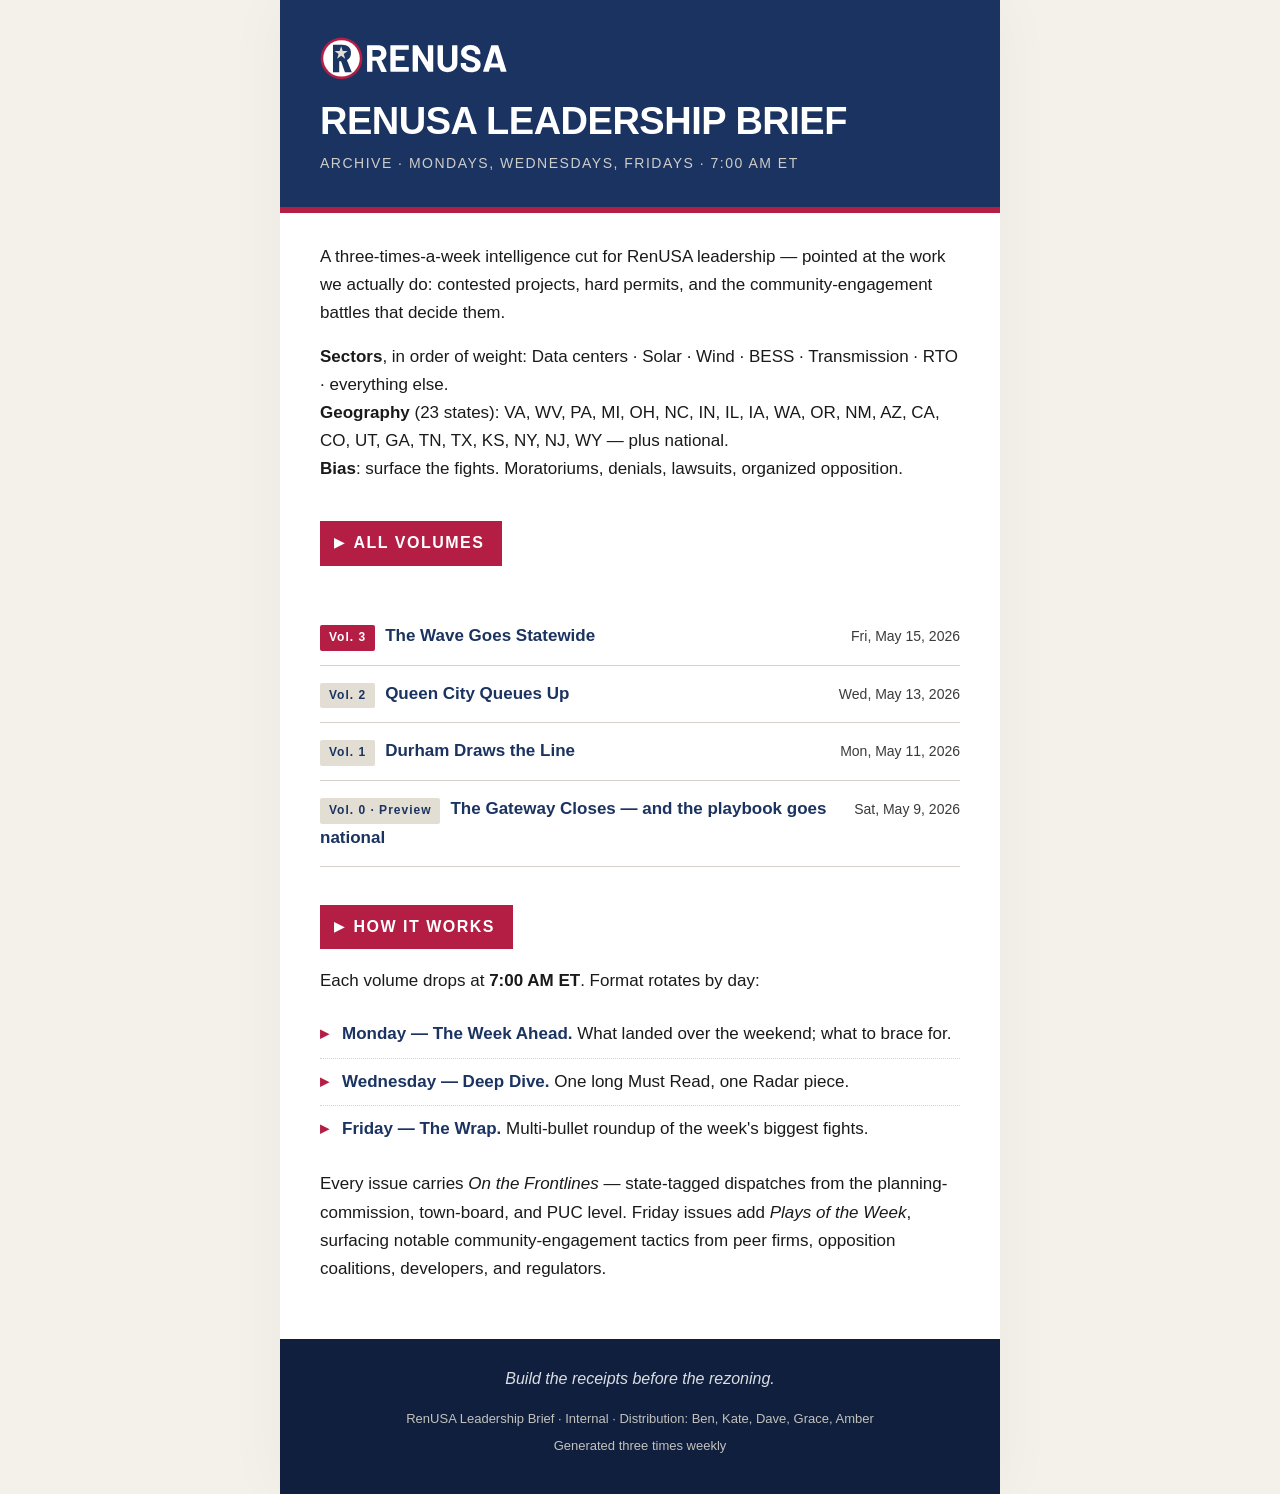
<file: index.html>
<!DOCTYPE html>
<html lang="en">
<head>
<meta charset="UTF-8">
<meta name="viewport" content="width=device-width, initial-scale=1.0">
<title>RenUSA Leadership Brief · Archive</title>
<meta name="description" content="The RenUSA Leadership Brief — community-engagement intelligence three times a week. Archive of all volumes.">
<link rel="stylesheet" href="assets/css/brief.css">
</head>
<body>
<div class="wrap">

  <header class="masthead">
    <img src="assets/img/renusa-logo-light.svg" alt="RenUSA" class="logo">
    <h1>RenUSA Leadership Brief</h1>
    <div class="vol">Archive · Mondays, Wednesdays, Fridays · 7:00 AM ET</div>
  </header>

  <main class="body">

    <p class="greeting">A three-times-a-week intelligence cut for RenUSA leadership — pointed at the work we actually do: contested projects, hard permits, and the community-engagement battles that decide them.</p>

    <p><strong>Sectors</strong>, in order of weight: Data centers · Solar · Wind · BESS · Transmission · RTO · everything else.<br>
    <strong>Geography</strong> (23 states): VA, WV, PA, MI, OH, NC, IN, IL, IA, WA, OR, NM, AZ, CA, CO, UT, GA, TN, TX, KS, NY, NJ, WY — plus national.<br>
    <strong>Bias</strong>: surface the fights. Moratoriums, denials, lawsuits, organized opposition.</p>

    <section class="section">
      <div class="section-head">All Volumes</div>
      <ul class="archive-list">
        <li>
          <span><span class="vol-tag latest">Vol. 3</span><a href="051526.html">The Wave Goes Statewide</a></span>
          <span class="date">Fri, May 15, 2026</span>
        </li>
        <li>
          <span><span class="vol-tag">Vol. 2</span><a href="051326.html">Queen City Queues Up</a></span>
          <span class="date">Wed, May 13, 2026</span>
        </li>
        <li>
          <span><span class="vol-tag">Vol. 1</span><a href="051126.html">Durham Draws the Line</a></span>
          <span class="date">Mon, May 11, 2026</span>
        </li>
        <li>
          <span><span class="vol-tag">Vol. 0 · Preview</span><a href="050926.html">The Gateway Closes — and the playbook goes national</a></span>
          <span class="date">Sat, May 9, 2026</span>
        </li>
      </ul>
    </section>

    <section class="section">
      <div class="section-head">How It Works</div>
      <p>Each volume drops at <strong>7:00 AM ET</strong>. Format rotates by day:</p>
      <ul class="bullets">
        <li><span class="lead">Monday — The Week Ahead.</span> What landed over the weekend; what to brace for.</li>
        <li><span class="lead">Wednesday — Deep Dive.</span> One long Must Read, one Radar piece.</li>
        <li><span class="lead">Friday — The Wrap.</span> Multi-bullet roundup of the week's biggest fights.</li>
      </ul>
      <p style="margin-top:18px;">Every issue carries <em>On the Frontlines</em> — state-tagged dispatches from the planning-commission, town-board, and PUC level. Friday issues add <em>Plays of the Week</em>, surfacing notable community-engagement tactics from peer firms, opposition coalitions, developers, and regulators.</p>
    </section>

  </main>

  <footer class="footer">
    <p class="signoff">Build the receipts before the rezoning.</p>
    <p>RenUSA Leadership Brief · Internal · Distribution: Ben, Kate, Dave, Grace, Amber</p>
    <p>Generated three times weekly</p>
  </footer>

</div>
</body>
</html>
</file>
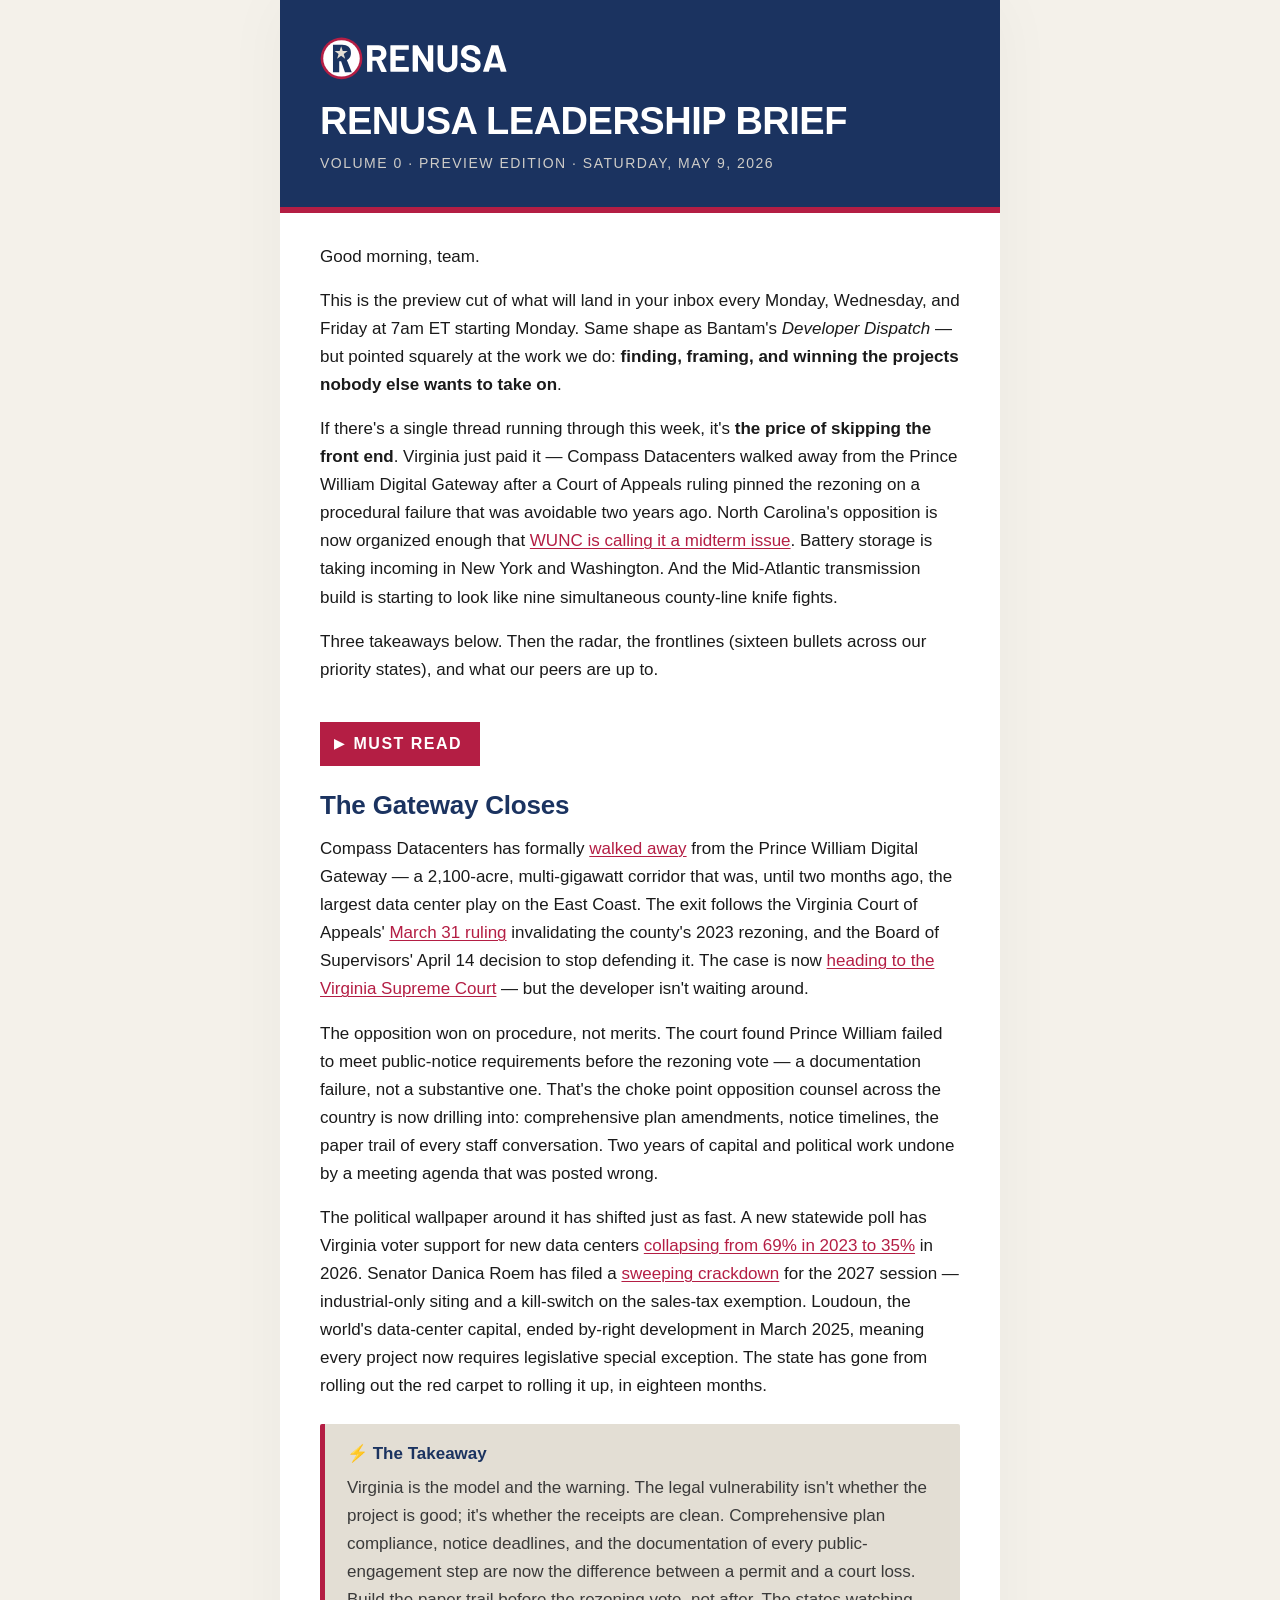
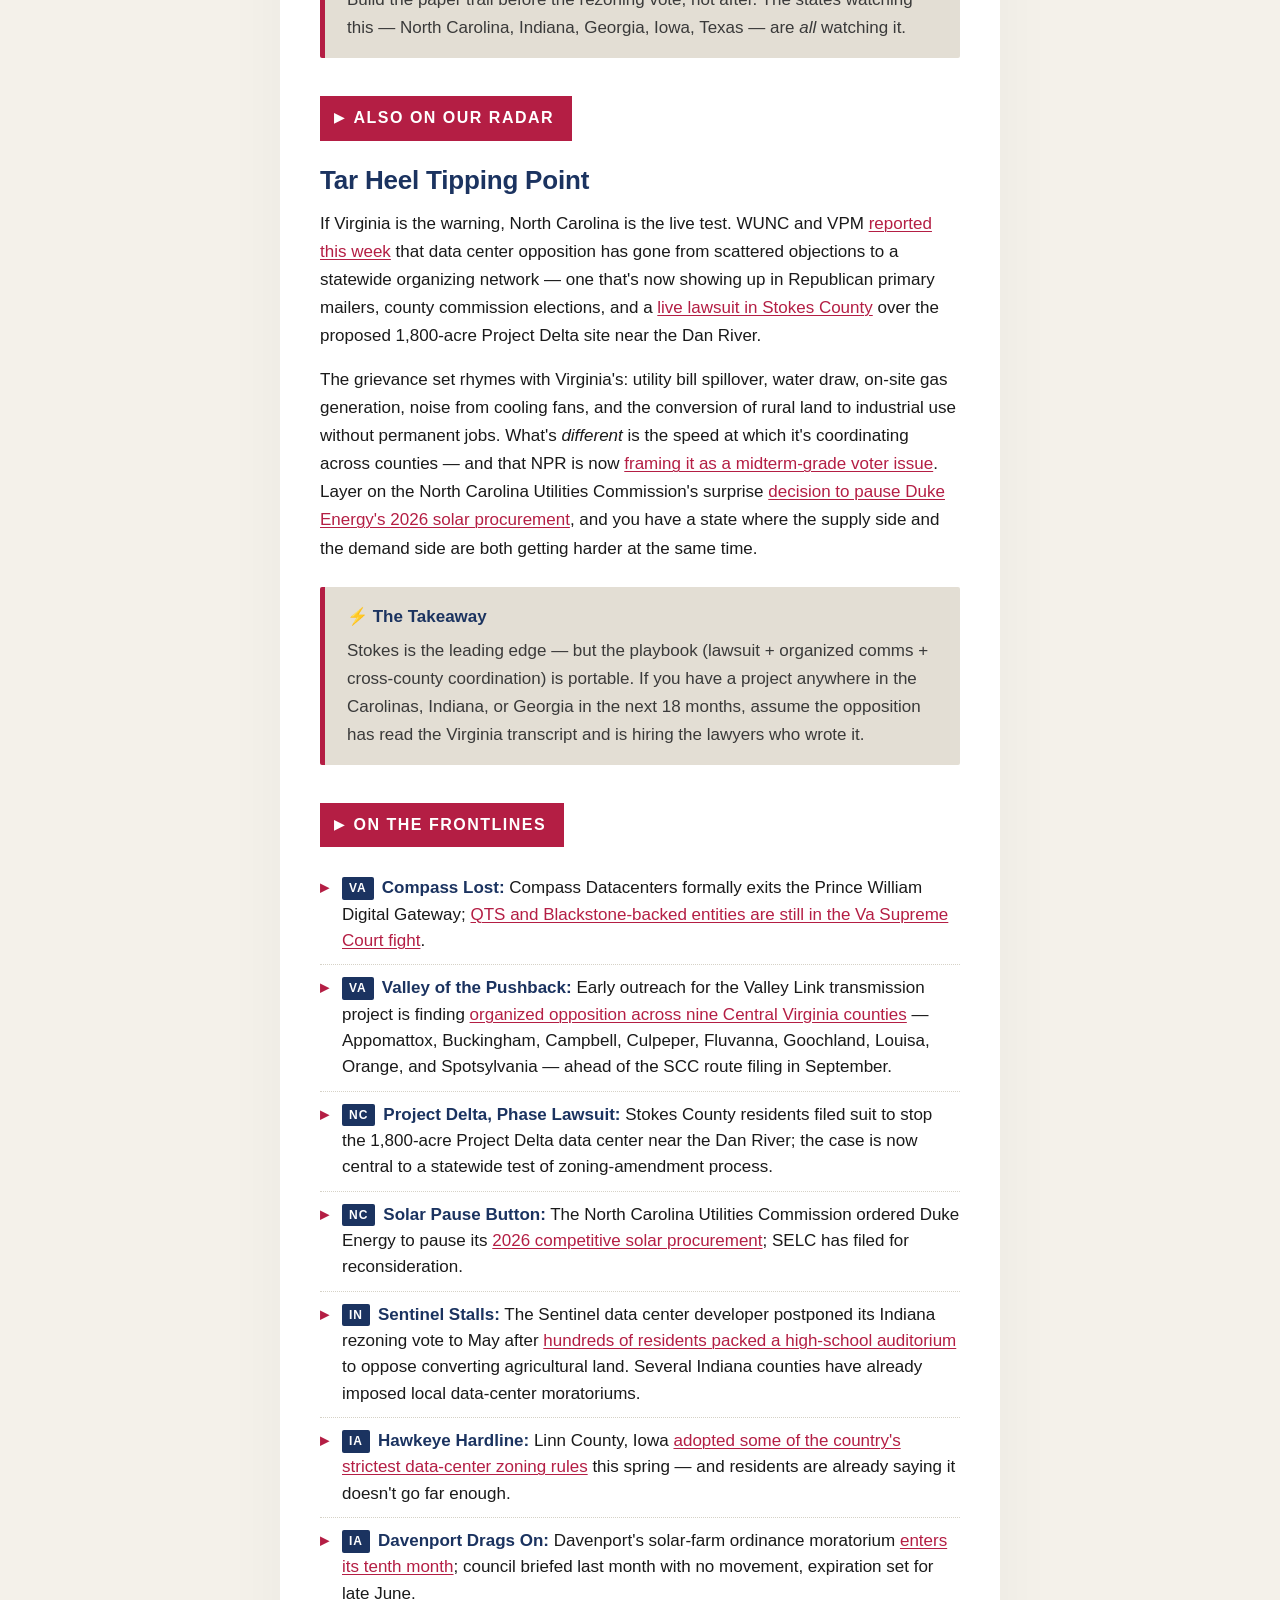
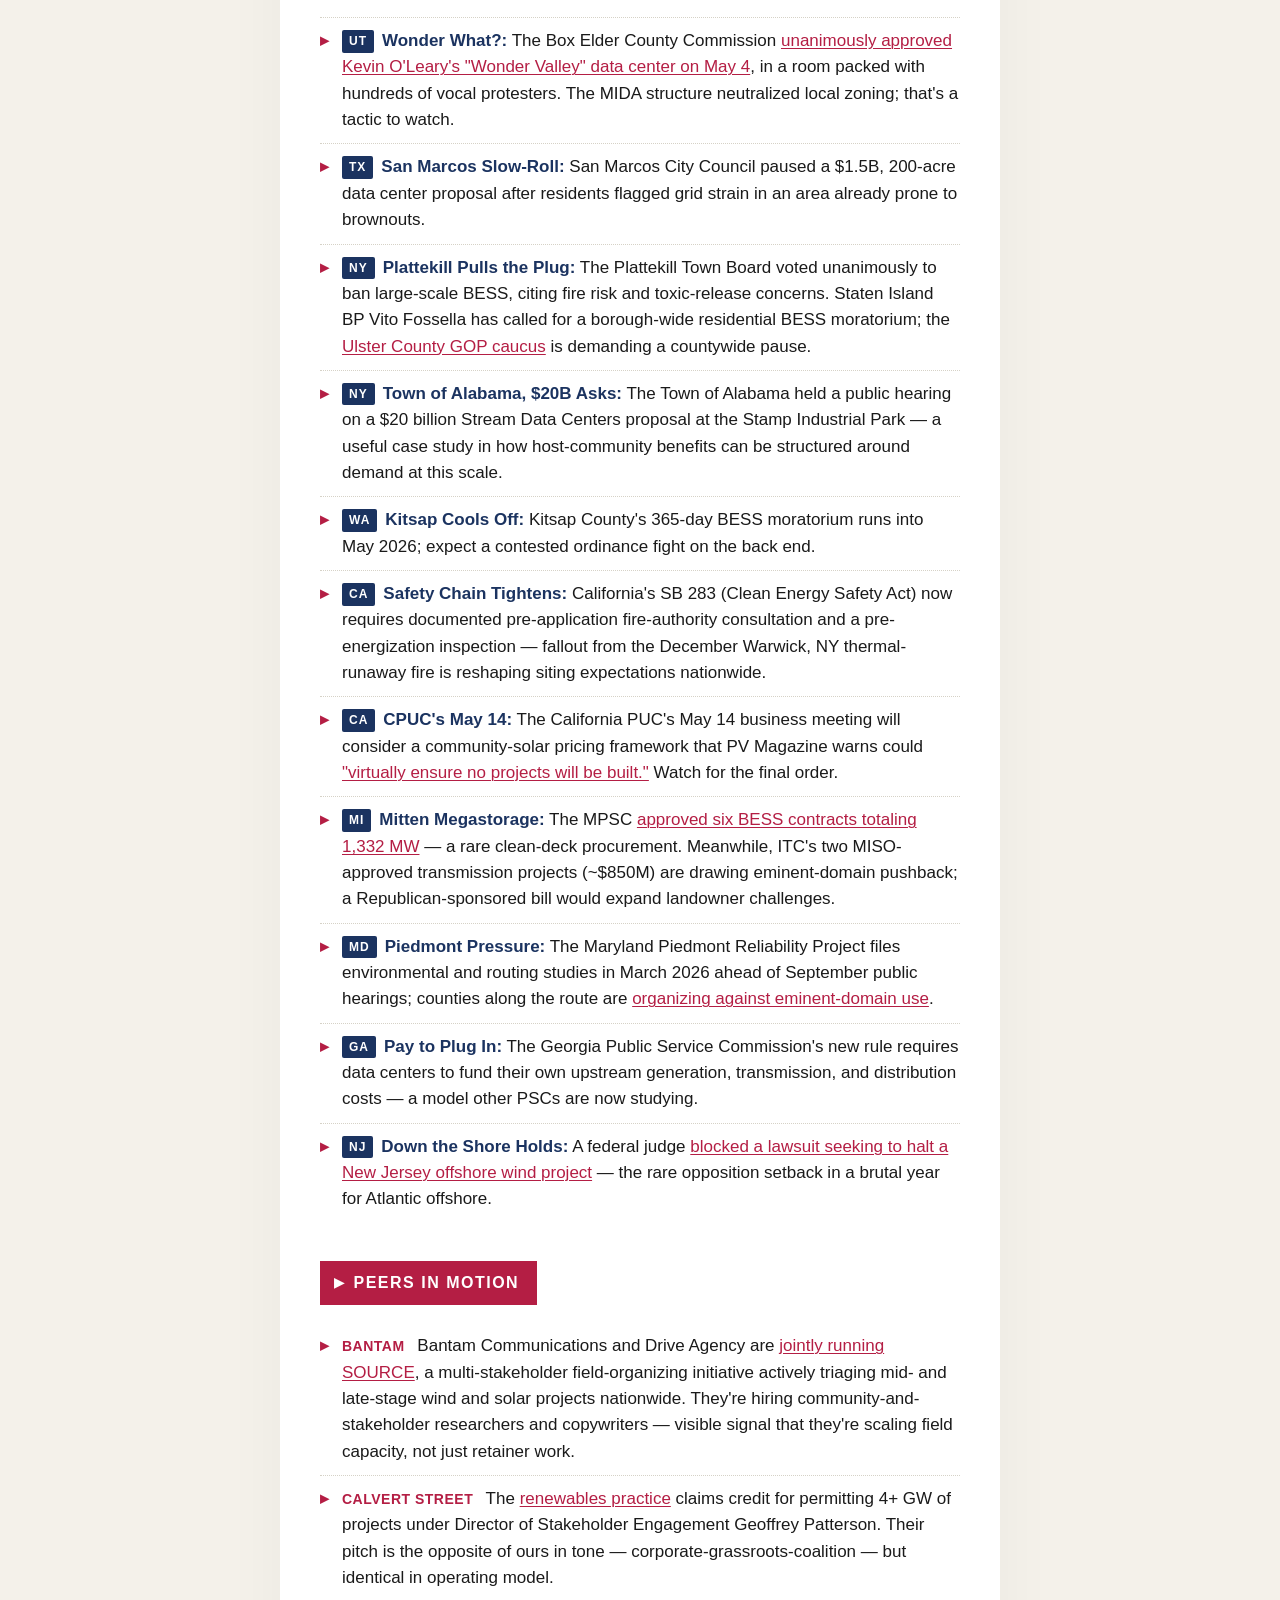
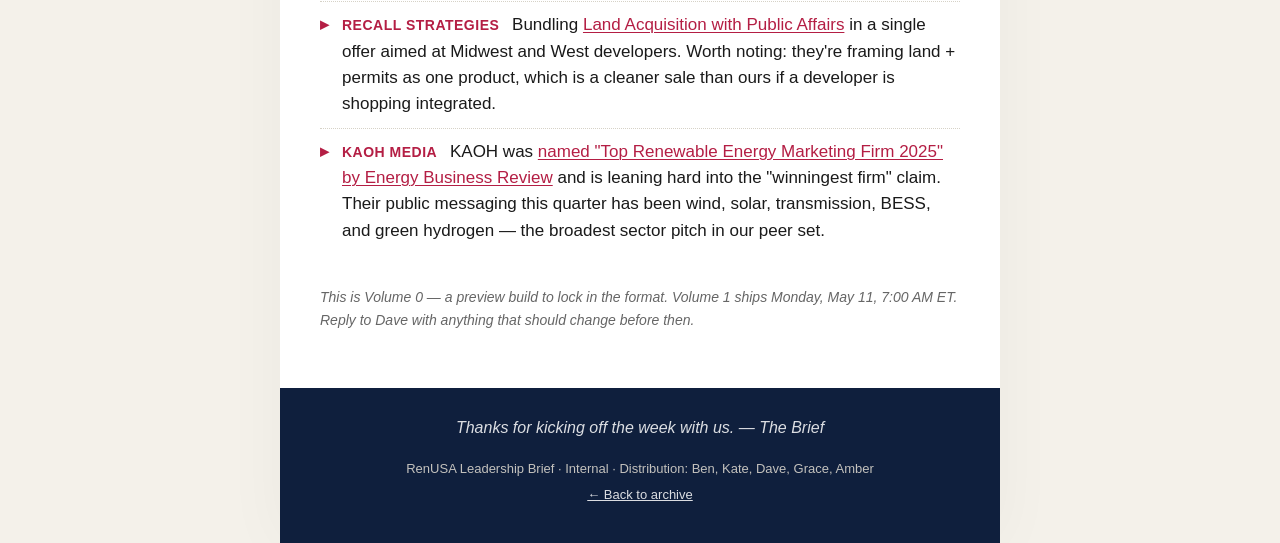
<file: 050926.html>
<!DOCTYPE html>
<html lang="en">
<head>
<meta charset="UTF-8">
<meta name="viewport" content="width=device-width, initial-scale=1.0">
<title>RenUSA Leadership Brief · Vol. 0 · May 9, 2026</title>
<meta name="description" content="Preview edition of the RenUSA Leadership Brief — community-engagement intelligence for renewable, data center, transmission and BESS development.">
<link rel="stylesheet" href="assets/css/brief.css">
</head>
<body>
<div class="wrap">

  <header class="masthead">
    <img src="assets/img/renusa-logo-light.svg" alt="RenUSA" class="logo">
    <h1>RenUSA Leadership Brief</h1>
    <div class="vol">Volume 0 · Preview Edition · Saturday, May 9, 2026</div>
  </header>

  <main class="body">

    <p class="greeting">Good morning, team.</p>

    <p>This is the preview cut of what will land in your inbox every Monday, Wednesday, and Friday at 7am ET starting Monday. Same shape as Bantam's <em>Developer Dispatch</em> — but pointed squarely at the work we do: <strong>finding, framing, and winning the projects nobody else wants to take on</strong>.</p>

    <p>If there's a single thread running through this week, it's <strong>the price of skipping the front end</strong>. Virginia just paid it — Compass Datacenters walked away from the Prince William Digital Gateway after a Court of Appeals ruling pinned the rezoning on a procedural failure that was avoidable two years ago. North Carolina's opposition is now organized enough that <a href="https://www.wunc.org/environment/2026-04-10/opposition-to-data-centers-is-catching-a-fire-across-north-carolina-spurring-political-challenges">WUNC is calling it a midterm issue</a>. Battery storage is taking incoming in New York and Washington. And the Mid-Atlantic transmission build is starting to look like nine simultaneous county-line knife fights.</p>

    <p>Three takeaways below. Then the radar, the frontlines (sixteen bullets across our priority states), and what our peers are up to.</p>

    <!-- ===================== MUST READ ===================== -->
    <section class="section">
      <div class="section-head">Must Read</div>
      <div class="story">
        <h2>The Gateway Closes</h2>

        <p>Compass Datacenters has formally <a href="https://constructionreviewonline.com/prince-william-digital-gateway-data-center-in-virginia-sees-compass-exit-amid-prolonged-opposition/">walked away</a> from the Prince William Digital Gateway — a 2,100-acre, multi-gigawatt corridor that was, until two months ago, the largest data center play on the East Coast. The exit follows the Virginia Court of Appeals' <a href="https://virginiamercury.com/briefs/va-court-of-appeals-stops-major-data-center-development-in-prince-william-county/">March 31 ruling</a> invalidating the county's 2023 rezoning, and the Board of Supervisors' April 14 decision to stop defending it. The case is now <a href="https://www.washingtonpost.com/dc-md-va/2026/05/01/data-center-virginia-lawsuit-manassas/">heading to the Virginia Supreme Court</a> — but the developer isn't waiting around.</p>

        <p>The opposition won on procedure, not merits. The court found Prince William failed to meet public-notice requirements before the rezoning vote — a documentation failure, not a substantive one. That's the choke point opposition counsel across the country is now drilling into: comprehensive plan amendments, notice timelines, the paper trail of every staff conversation. Two years of capital and political work undone by a meeting agenda that was posted wrong.</p>

        <p>The political wallpaper around it has shifted just as fast. A new statewide poll has Virginia voter support for new data centers <a href="https://www.tomshardware.com/tech-industry/virginia-voter-support-for-new-data-centers-collapses-to-35-percent">collapsing from 69% in 2023 to 35%</a> in 2026. Senator Danica Roem has filed a <a href="https://www.insidenova.com/news/prince_william/biggest-of-the-big-leagues-sen-roem-to-pitch-sweeping-data-center-crackdown-in-general/article_a54504b4-6d68-4145-8120-ed41a69b4edd.html">sweeping crackdown</a> for the 2027 session — industrial-only siting and a kill-switch on the sales-tax exemption. Loudoun, the world's data-center capital, ended by-right development in March 2025, meaning every project now requires legislative special exception. The state has gone from rolling out the red carpet to rolling it up, in eighteen months.</p>

        <div class="takeaway">
          <span class="label">The Takeaway</span>
          <p>Virginia is the model and the warning. The legal vulnerability isn't whether the project is good; it's whether the receipts are clean. Comprehensive plan compliance, notice deadlines, and the documentation of every public-engagement step are now the difference between a permit and a court loss. Build the paper trail before the rezoning vote, not after. The states watching this — North Carolina, Indiana, Georgia, Iowa, Texas — are <em>all</em> watching it.</p>
        </div>
      </div>
    </section>

    <!-- ===================== ALSO ON OUR RADAR ===================== -->
    <section class="section">
      <div class="section-head">Also On Our Radar</div>
      <div class="story">
        <h2>Tar Heel Tipping Point</h2>

        <p>If Virginia is the warning, North Carolina is the live test. WUNC and VPM <a href="https://www.vpm.org/news/2026-05-05/wunc-data-center-opposition-political-challenges-north-carolina">reported this week</a> that data center opposition has gone from scattered objections to a statewide organizing network — one that's now showing up in Republican primary mailers, county commission elections, and a <a href="https://www.northcarolinahealthnews.org/2026/03/25/nc-communities-push-back-ai-data-centers-project-delta-lawsuit/">live lawsuit in Stokes County</a> over the proposed 1,800-acre Project Delta site near the Dan River.</p>

        <p>The grievance set rhymes with Virginia's: utility bill spillover, water draw, on-site gas generation, noise from cooling fans, and the conversion of rural land to industrial use without permanent jobs. What's <em>different</em> is the speed at which it's coordinating across counties — and that NPR is now <a href="https://www.npr.org/2026/04/20/g-s1-117729/data-center-disputes-local-midterms">framing it as a midterm-grade voter issue</a>. Layer on the North Carolina Utilities Commission's surprise <a href="https://www.selc.org/press-release/groups-push-back-on-utilities-commissions-baffling-decision-to-stall-solar-development/">decision to pause Duke Energy's 2026 solar procurement</a>, and you have a state where the supply side and the demand side are both getting harder at the same time.</p>

        <div class="takeaway">
          <span class="label">The Takeaway</span>
          <p>Stokes is the leading edge — but the playbook (lawsuit + organized comms + cross-county coordination) is portable. If you have a project anywhere in the Carolinas, Indiana, or Georgia in the next 18 months, assume the opposition has read the Virginia transcript and is hiring the lawyers who wrote it.</p>
        </div>
      </div>
    </section>

    <!-- ===================== ON THE FRONTLINES ===================== -->
    <section class="section">
      <div class="section-head">On the Frontlines</div>
      <ul class="bullets frontlines">

        <li><span class="state">VA</span><span class="lead">Compass Lost:</span> Compass Datacenters formally exits the Prince William Digital Gateway; <a href="https://wjla.com/news/local/[base64]">QTS and Blackstone-backed entities are still in the Va Supreme Court fight</a>.</li>

        <li><span class="state">VA</span><span class="lead">Valley of the Pushback:</span> Early outreach for the Valley Link transmission project is finding <a href="https://www.vpm.org/news/2026-03-27/joshua-falls-yeat-valley-link-electric-transmission-pjm-energy-grid">organized opposition across nine Central Virginia counties</a> — Appomattox, Buckingham, Campbell, Culpeper, Fluvanna, Goochland, Louisa, Orange, and Spotsylvania — ahead of the SCC route filing in September.</li>

        <li><span class="state">NC</span><span class="lead">Project Delta, Phase Lawsuit:</span> Stokes County residents filed suit to stop the 1,800-acre Project Delta data center near the Dan River; the case is now central to a statewide test of zoning-amendment process.</li>

        <li><span class="state">NC</span><span class="lead">Solar Pause Button:</span> The North Carolina Utilities Commission ordered Duke Energy to pause its <a href="https://www.selc.org/press-release/groups-push-back-on-utilities-commissions-baffling-decision-to-stall-solar-development/">2026 competitive solar procurement</a>; SELC has filed for reconsideration.</li>

        <li><span class="state">IN</span><span class="lead">Sentinel Stalls:</span> The Sentinel data center developer postponed its Indiana rezoning vote to May after <a href="https://www.latitudemedia.com/news/in-indiana-an-anatomy-of-data-center-opposition/">hundreds of residents packed a high-school auditorium</a> to oppose converting agricultural land. Several Indiana counties have already imposed local data-center moratoriums.</li>

        <li><span class="state">IA</span><span class="lead">Hawkeye Hardline:</span> Linn County, Iowa <a href="https://insideclimatenews.org/news/01032026/iowa-county-data-center-ordinance/">adopted some of the country's strictest data-center zoning rules</a> this spring — and residents are already saying it doesn't go far enough.</li>

        <li><span class="state">IA</span><span class="lead">Davenport Drags On:</span> Davenport's solar-farm ordinance moratorium <a href="https://www.kwqc.com/2026/04/15/davenport-leaders-updated-solar-farm-ordinance-after-almost-year-long-pause/">enters its tenth month</a>; council briefed last month with no movement, expiration set for late June.</li>

        <li><span class="state">UT</span><span class="lead">Wonder What?:</span> The Box Elder County Commission <a href="https://www.needsomefun.net/the-wonder-valley-war-why-kevin-olearys-massive-data-center-is-tearing-utah-apart/">unanimously approved Kevin O'Leary's "Wonder Valley" data center on May 4</a>, in a room packed with hundreds of vocal protesters. The MIDA structure neutralized local zoning; that's a tactic to watch.</li>

        <li><span class="state">TX</span><span class="lead">San Marcos Slow-Roll:</span> San Marcos City Council paused a $1.5B, 200-acre data center proposal after residents flagged grid strain in an area already prone to brownouts.</li>

        <li><span class="state">NY</span><span class="lead">Plattekill Pulls the Plug:</span> The Plattekill Town Board voted unanimously to ban large-scale BESS, citing fire risk and toxic-release concerns. Staten Island BP Vito Fossella has called for a borough-wide residential BESS moratorium; the <a href="https://www.timeshudsonvalley.com/stories/ulster-republicans-oppose-battery-storage-facilities,210533">Ulster County GOP caucus</a> is demanding a countywide pause.</li>

        <li><span class="state">NY</span><span class="lead">Town of Alabama, $20B Asks:</span> The Town of Alabama held a public hearing on a $20 billion Stream Data Centers proposal at the Stamp Industrial Park — a useful case study in how host-community benefits can be structured around demand at this scale.</li>

        <li><span class="state">WA</span><span class="lead">Kitsap Cools Off:</span> Kitsap County's 365-day BESS moratorium runs into May 2026; expect a contested ordinance fight on the back end.</li>

        <li><span class="state">CA</span><span class="lead">Safety Chain Tightens:</span> California's SB 283 (Clean Energy Safety Act) now requires documented pre-application fire-authority consultation and a pre-energization inspection — fallout from the December Warwick, NY thermal-runaway fire is reshaping siting expectations nationwide.</li>

        <li><span class="state">CA</span><span class="lead">CPUC's May 14:</span> The California PUC's May 14 business meeting will consider a community-solar pricing framework that PV Magazine warns could <a href="https://pv-magazine-usa.com/2026/04/09/california-proposed-decision-on-community-solar-virtually-ensures-no-projects-will-be-built/">"virtually ensure no projects will be built."</a> Watch for the final order.</li>

        <li><span class="state">MI</span><span class="lead">Mitten Megastorage:</span> The MPSC <a href="https://www.michigan.gov/mpsc/commission/news-releases/2026/03/27/mpsc-goes-big-on-batteries">approved six BESS contracts totaling 1,332 MW</a> — a rare clean-deck procurement. Meanwhile, ITC's two MISO-approved transmission projects (~$850M) are drawing eminent-domain pushback; a Republican-sponsored bill would expand landowner challenges.</li>

        <li><span class="state">MD</span><span class="lead">Piedmont Pressure:</span> The Maryland Piedmont Reliability Project files environmental and routing studies in March 2026 ahead of September public hearings; counties along the route are <a href="https://www.renewableenergyworld.com/power-grid/transmission/an-extension-cord-to-virginia-marylanders-push-back-against-proposed-pjm-transmission-line-carving-through-farmland-2/">organizing against eminent-domain use</a>.</li>

        <li><span class="state">GA</span><span class="lead">Pay to Plug In:</span> The Georgia Public Service Commission's new rule requires data centers to fund their own upstream generation, transmission, and distribution costs — a model other PSCs are now studying.</li>

        <li><span class="state">NJ</span><span class="lead">Down the Shore Holds:</span> A federal judge <a href="https://www.shorenewsnetwork.com/new-jersey-federal-judge-blocks-lawsuit-seeking-to-stop-offshore-wind-project-down-the-shore/">blocked a lawsuit seeking to halt a New Jersey offshore wind project</a> — the rare opposition setback in a brutal year for Atlantic offshore.</li>

      </ul>
    </section>

    <!-- ===================== PEERS IN MOTION ===================== -->
    <section class="section">
      <div class="section-head">Peers in Motion</div>
      <ul class="bullets peers">

        <li><span class="firm">Bantam</span> Bantam Communications and Drive Agency are <a href="https://www.bantamcommunications.com/source">jointly running SOURCE</a>, a multi-stakeholder field-organizing initiative actively triaging mid- and late-stage wind and solar projects nationwide. They're hiring community-and-stakeholder researchers and copywriters — visible signal that they're scaling field capacity, not just retainer work.</li>

        <li><span class="firm">Calvert Street</span> The <a href="https://calvertstreet.com/renewables">renewables practice</a> claims credit for permitting 4+ GW of projects under Director of Stakeholder Engagement Geoffrey Patterson. Their pitch is the opposite of ours in tone — corporate-grassroots-coalition — but identical in operating model.</li>

        <li><span class="firm">Recall Strategies</span> Bundling <a href="https://www.recallstrategies.com">Land Acquisition with Public Affairs</a> in a single offer aimed at Midwest and West developers. Worth noting: they're framing land + permits as one product, which is a cleaner sale than ours if a developer is shopping integrated.</li>

        <li><span class="firm">KAOH Media</span> KAOH was <a href="https://www.energybusinessreview.com/kaoh-media-enterprises">named "Top Renewable Energy Marketing Firm 2025" by Energy Business Review</a> and is leaning hard into the "winningest firm" claim. Their public messaging this quarter has been wind, solar, transmission, BESS, and green hydrogen — the broadest sector pitch in our peer set.</li>

      </ul>
    </section>

    <p style="margin-top:32px; color:#666; font-size:14px;"><em>This is Volume 0 — a preview build to lock in the format. Volume 1 ships Monday, May 11, 7:00 AM ET. Reply to Dave with anything that should change before then.</em></p>

  </main>

  <footer class="footer">
    <p class="signoff">Thanks for kicking off the week with us. — The Brief</p>
    <p>RenUSA Leadership Brief · Internal · Distribution: Ben, Kate, Dave, Grace, Amber</p>
    <p><a href="index.html" class="archive-link">← Back to archive</a></p>
  </footer>

</div>
</body>
</html>
</file>
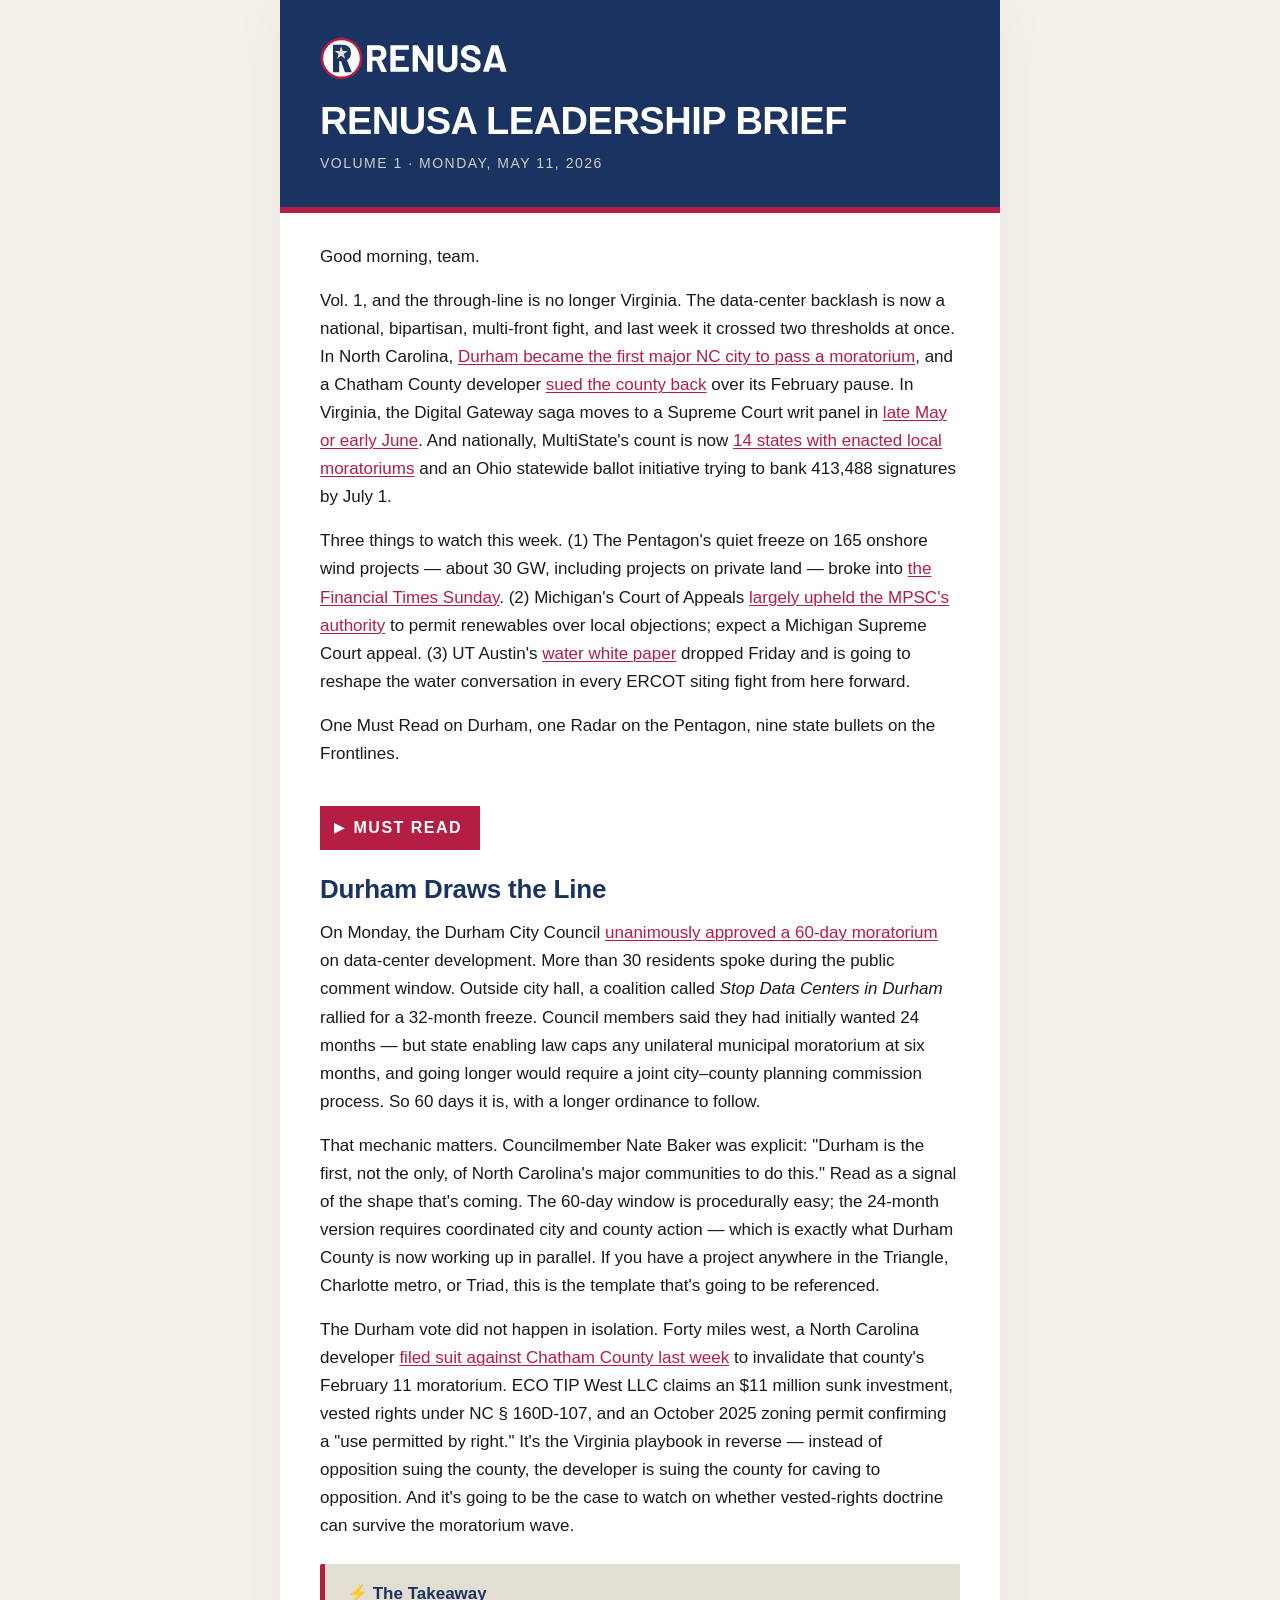
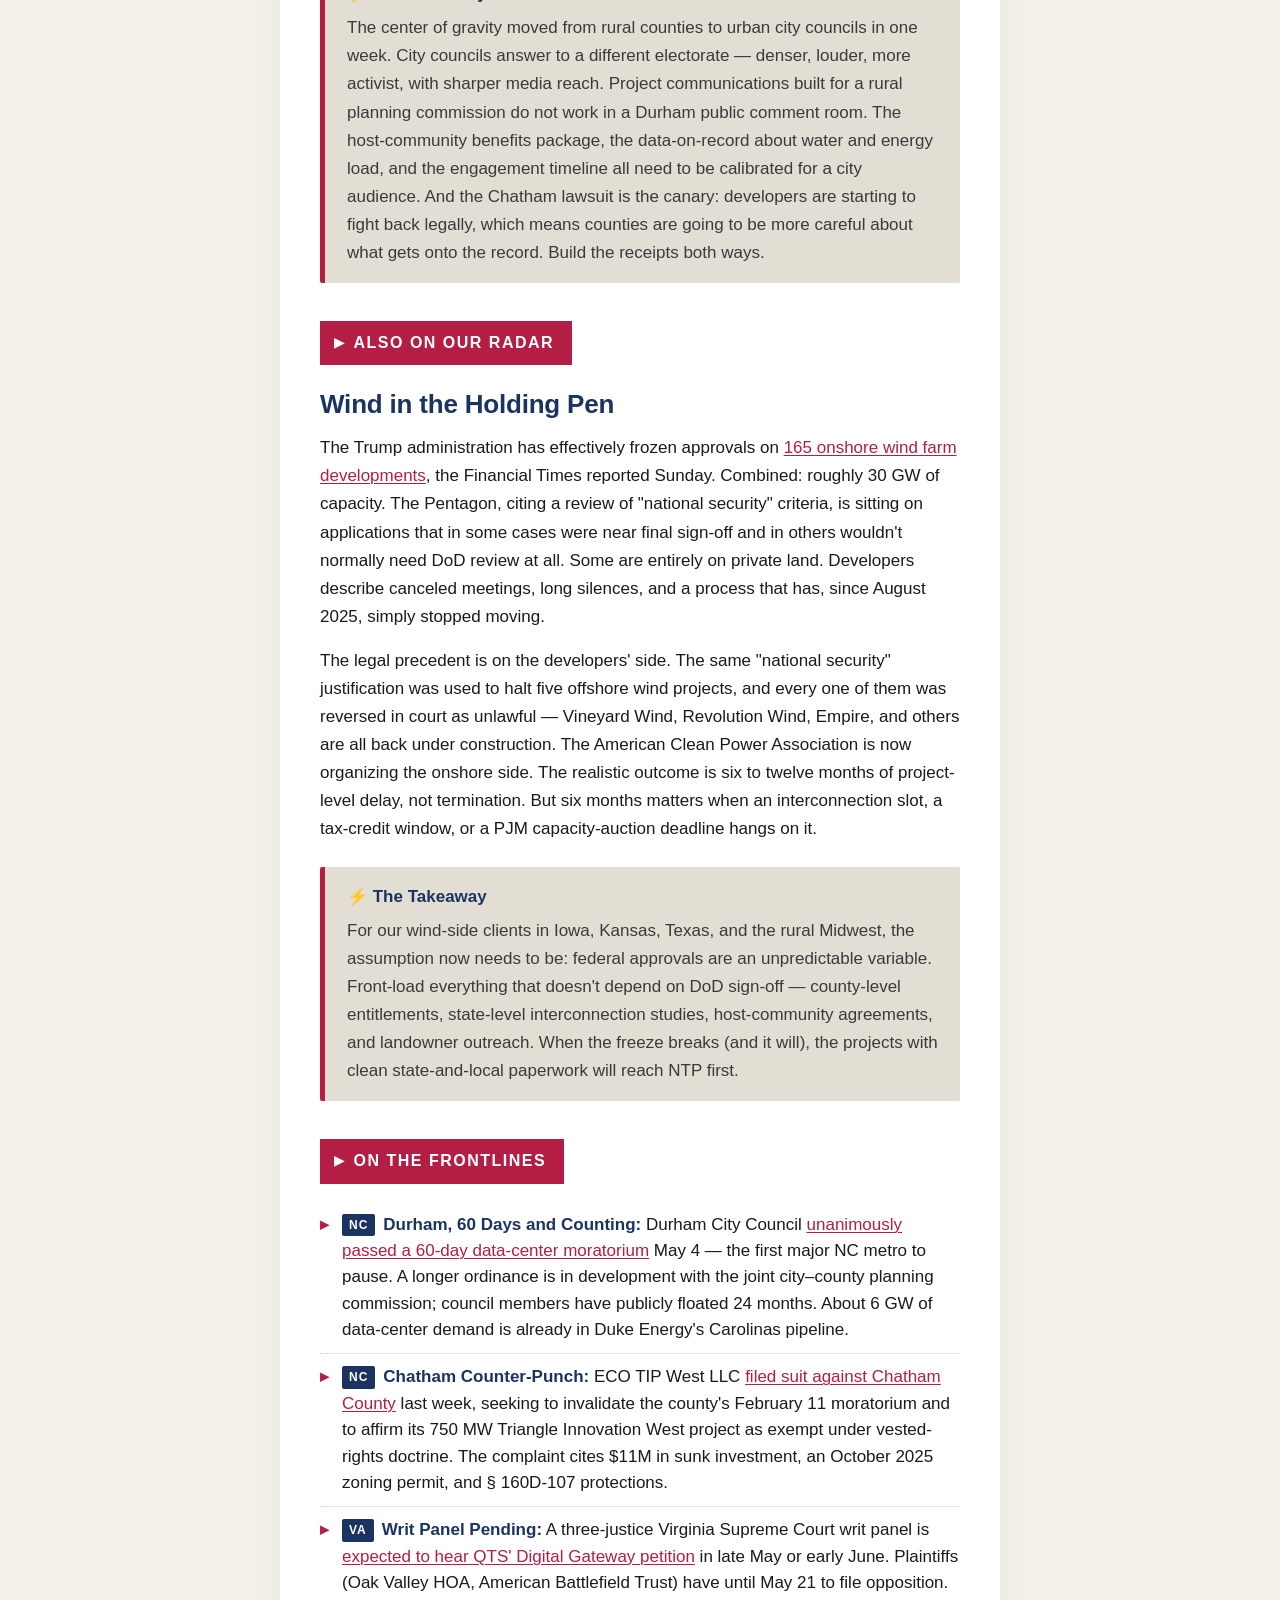
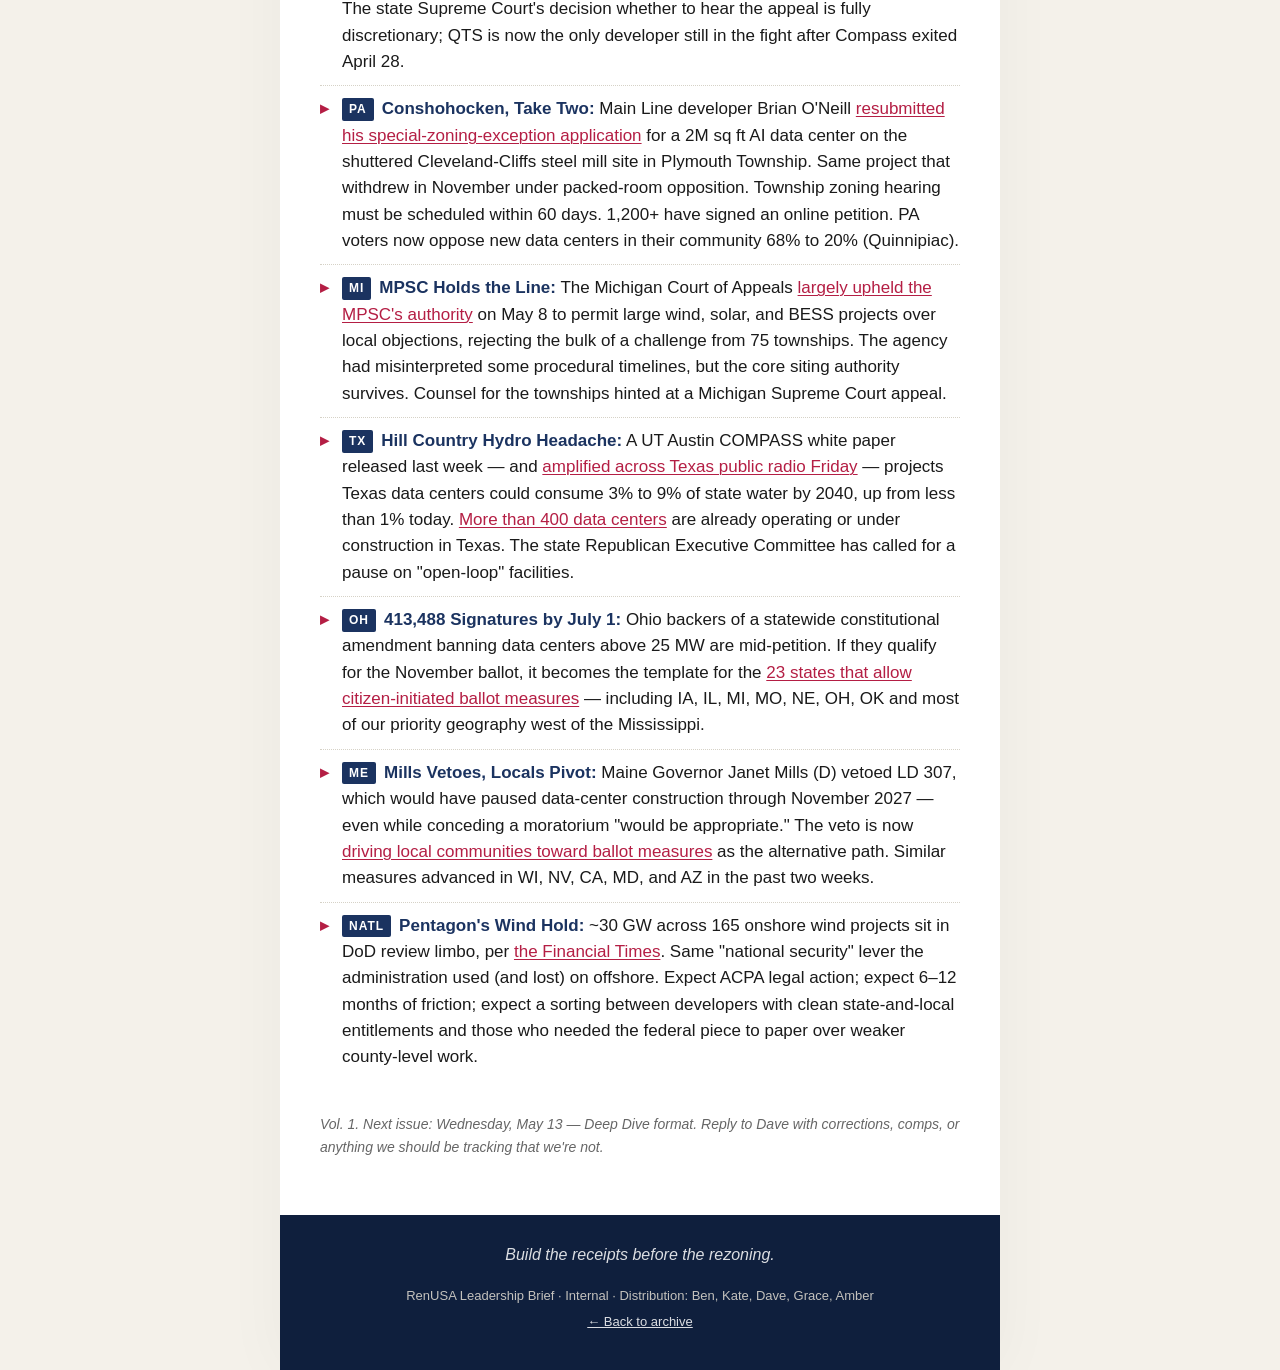
<file: 051126.html>
<!DOCTYPE html>
<html lang="en">
<head>
<meta charset="UTF-8">
<meta name="viewport" content="width=device-width, initial-scale=1.0">
<title>RenUSA Leadership Brief · Vol. 1 · May 11, 2026</title>
<meta name="description" content="The RenUSA Leadership Brief, Vol. 1 — community-engagement intelligence for renewable, data center, transmission and BESS development.">
<link rel="stylesheet" href="assets/css/brief.css">
</head>
<body>
<div class="wrap">

  <header class="masthead">
    <img src="assets/img/renusa-logo-light.svg" alt="RenUSA" class="logo">
    <h1>RenUSA Leadership Brief</h1>
    <div class="vol">Volume 1 · Monday, May 11, 2026</div>
  </header>

  <main class="body">

    <p class="greeting">Good morning, team.</p>

    <p>Vol. 1, and the through-line is no longer Virginia. The data-center backlash is now a national, bipartisan, multi-front fight, and last week it crossed two thresholds at once. In North Carolina, <a href="https://www.wral.com/news/local/durham-city-council-data-center-meeting-may-2026/">Durham became the first major NC city to pass a moratorium</a>, and a Chatham County developer <a href="https://nsjonline.com/article/2026/05/chatham-county-faces-lawsuit-over-data-center-moratorium/">sued the county back</a> over its February pause. In Virginia, the Digital Gateway saga moves to a Supreme Court writ panel in <a href="https://wtop.com/prince-william-county/2026/05/whats-next-for-the-digital-gateway-data-center-appeal-to-the-virginia-supreme-court/">late May or early June</a>. And nationally, MultiState's count is now <a href="https://www.multistate.us/insider/2026/5/7/voters-target-data-centers-with-local-and-statewide-ballot-measures">14 states with enacted local moratoriums</a> and an Ohio statewide ballot initiative trying to bank 413,488 signatures by July 1.</p>

    <p>Three things to watch this week. (1) The Pentagon's quiet freeze on 165 onshore wind projects — about 30 GW, including projects on private land — broke into <a href="https://electrek.co/2026/05/04/trump-just-blocked-165-us-wind-projects-heres-whats-behind-it/">the Financial Times Sunday</a>. (2) Michigan's Court of Appeals <a href="https://www.wmuk.org/2026-05-08/appeals-court-delivers-split-ruling-in-lawsuit-to-block-state-wind-and-solar-farm-authority">largely upheld the MPSC's authority</a> to permit renewables over local objections; expect a Michigan Supreme Court appeal. (3) UT Austin's <a href="https://www.tpr.org/environment/2026-05-09/report-texas-data-centers-may-increase-pressure-on-the-states-strained-water-supplies">water white paper</a> dropped Friday and is going to reshape the water conversation in every ERCOT siting fight from here forward.</p>

    <p>One Must Read on Durham, one Radar on the Pentagon, nine state bullets on the Frontlines.</p>

    <!-- ===================== MUST READ ===================== -->
    <section class="section">
      <div class="section-head">Must Read</div>
      <div class="story">
        <h2>Durham Draws the Line</h2>

        <p>On Monday, the Durham City Council <a href="https://www.wral.com/news/local/durham-city-council-data-center-meeting-may-2026/">unanimously approved a 60-day moratorium</a> on data-center development. More than 30 residents spoke during the public comment window. Outside city hall, a coalition called <em>Stop Data Centers in Durham</em> rallied for a 32-month freeze. Council members said they had initially wanted 24 months — but state enabling law caps any unilateral municipal moratorium at six months, and going longer would require a joint city–county planning commission process. So 60 days it is, with a longer ordinance to follow.</p>

        <p>That mechanic matters. Councilmember Nate Baker was explicit: "Durham is the first, not the only, of North Carolina's major communities to do this." Read as a signal of the shape that's coming. The 60-day window is procedurally easy; the 24-month version requires coordinated city and county action — which is exactly what Durham County is now working up in parallel. If you have a project anywhere in the Triangle, Charlotte metro, or Triad, this is the template that's going to be referenced.</p>

        <p>The Durham vote did not happen in isolation. Forty miles west, a North Carolina developer <a href="https://nsjonline.com/article/2026/05/chatham-county-faces-lawsuit-over-data-center-moratorium/">filed suit against Chatham County last week</a> to invalidate that county's February 11 moratorium. ECO TIP West LLC claims an $11 million sunk investment, vested rights under NC § 160D-107, and an October 2025 zoning permit confirming a "use permitted by right." It's the Virginia playbook in reverse — instead of opposition suing the county, the developer is suing the county for caving to opposition. And it's going to be the case to watch on whether vested-rights doctrine can survive the moratorium wave.</p>

        <div class="takeaway">
          <span class="label">The Takeaway</span>
          <p>The center of gravity moved from rural counties to urban city councils in one week. City councils answer to a different electorate — denser, louder, more activist, with sharper media reach. Project communications built for a rural planning commission do not work in a Durham public comment room. The host-community benefits package, the data-on-record about water and energy load, and the engagement timeline all need to be calibrated for a city audience. And the Chatham lawsuit is the canary: developers are starting to fight back legally, which means counties are going to be more careful about what gets onto the record. Build the receipts both ways.</p>
        </div>
      </div>
    </section>

    <!-- ===================== ALSO ON OUR RADAR ===================== -->
    <section class="section">
      <div class="section-head">Also On Our Radar</div>
      <div class="story">
        <h2>Wind in the Holding Pen</h2>

        <p>The Trump administration has effectively frozen approvals on <a href="https://electrek.co/2026/05/04/trump-just-blocked-165-us-wind-projects-heres-whats-behind-it/">165 onshore wind farm developments</a>, the Financial Times reported Sunday. Combined: roughly 30 GW of capacity. The Pentagon, citing a review of "national security" criteria, is sitting on applications that in some cases were near final sign-off and in others wouldn't normally need DoD review at all. Some are entirely on private land. Developers describe canceled meetings, long silences, and a process that has, since August 2025, simply stopped moving.</p>

        <p>The legal precedent is on the developers' side. The same "national security" justification was used to halt five offshore wind projects, and every one of them was reversed in court as unlawful — Vineyard Wind, Revolution Wind, Empire, and others are all back under construction. The American Clean Power Association is now organizing the onshore side. The realistic outcome is six to twelve months of project-level delay, not termination. But six months matters when an interconnection slot, a tax-credit window, or a PJM capacity-auction deadline hangs on it.</p>

        <div class="takeaway">
          <span class="label">The Takeaway</span>
          <p>For our wind-side clients in Iowa, Kansas, Texas, and the rural Midwest, the assumption now needs to be: federal approvals are an unpredictable variable. Front-load everything that doesn't depend on DoD sign-off — county-level entitlements, state-level interconnection studies, host-community agreements, and landowner outreach. When the freeze breaks (and it will), the projects with clean state-and-local paperwork will reach NTP first.</p>
        </div>
      </div>
    </section>

    <!-- ===================== ON THE FRONTLINES ===================== -->
    <section class="section">
      <div class="section-head">On the Frontlines</div>
      <ul class="bullets frontlines">

        <li><span class="state">NC</span><span class="lead">Durham, 60 Days and Counting:</span> Durham City Council <a href="https://www.wral.com/news/local/durham-city-council-data-center-meeting-may-2026/">unanimously passed a 60-day data-center moratorium</a> May 4 — the first major NC metro to pause. A longer ordinance is in development with the joint city–county planning commission; council members have publicly floated 24 months. About 6 GW of data-center demand is already in Duke Energy's Carolinas pipeline.</li>

        <li><span class="state">NC</span><span class="lead">Chatham Counter-Punch:</span> ECO TIP West LLC <a href="https://nsjonline.com/article/2026/05/chatham-county-faces-lawsuit-over-data-center-moratorium/">filed suit against Chatham County</a> last week, seeking to invalidate the county's February 11 moratorium and to affirm its 750 MW Triangle Innovation West project as exempt under vested-rights doctrine. The complaint cites $11M in sunk investment, an October 2025 zoning permit, and § 160D-107 protections.</li>

        <li><span class="state">VA</span><span class="lead">Writ Panel Pending:</span> A three-justice Virginia Supreme Court writ panel is <a href="https://wtop.com/prince-william-county/2026/05/whats-next-for-the-digital-gateway-data-center-appeal-to-the-virginia-supreme-court/">expected to hear QTS' Digital Gateway petition</a> in late May or early June. Plaintiffs (Oak Valley HOA, American Battlefield Trust) have until May 21 to file opposition. The state Supreme Court's decision whether to hear the appeal is fully discretionary; QTS is now the only developer still in the fight after Compass exited April 28.</li>

        <li><span class="state">PA</span><span class="lead">Conshohocken, Take Two:</span> Main Line developer Brian O'Neill <a href="https://www.inquirer.com/news/pennsylvania/conshohocken-ai-data-center-proposal-zoning-20260505.html">resubmitted his special-zoning-exception application</a> for a 2M sq ft AI data center on the shuttered Cleveland-Cliffs steel mill site in Plymouth Township. Same project that withdrew in November under packed-room opposition. Township zoning hearing must be scheduled within 60 days. 1,200+ have signed an online petition. PA voters now oppose new data centers in their community 68% to 20% (Quinnipiac).</li>

        <li><span class="state">MI</span><span class="lead">MPSC Holds the Line:</span> The Michigan Court of Appeals <a href="https://www.wmuk.org/2026-05-08/appeals-court-delivers-split-ruling-in-lawsuit-to-block-state-wind-and-solar-farm-authority">largely upheld the MPSC's authority</a> on May 8 to permit large wind, solar, and BESS projects over local objections, rejecting the bulk of a challenge from 75 townships. The agency had misinterpreted some procedural timelines, but the core siting authority survives. Counsel for the townships hinted at a Michigan Supreme Court appeal.</li>

        <li><span class="state">TX</span><span class="lead">Hill Country Hydro Headache:</span> A UT Austin COMPASS white paper released last week — and <a href="https://www.tpr.org/environment/2026-05-09/report-texas-data-centers-may-increase-pressure-on-the-states-strained-water-supplies">amplified across Texas public radio Friday</a> — projects Texas data centers could consume 3% to 9% of state water by 2040, up from less than 1% today. <a href="https://news.utexas.edu/2026/05/06/data-centers-are-growing-in-texas-but-big-questions-remain-about-water-use/">More than 400 data centers</a> are already operating or under construction in Texas. The state Republican Executive Committee has called for a pause on "open-loop" facilities.</li>

        <li><span class="state">OH</span><span class="lead">413,488 Signatures by July 1:</span> Ohio backers of a statewide constitutional amendment banning data centers above 25 MW are mid-petition. If they qualify for the November ballot, it becomes the template for the <a href="https://www.multistate.us/insider/2026/5/7/voters-target-data-centers-with-local-and-statewide-ballot-measures">23 states that allow citizen-initiated ballot measures</a> — including IA, IL, MI, MO, NE, OH, OK and most of our priority geography west of the Mississippi.</li>

        <li><span class="state">ME</span><span class="lead">Mills Vetoes, Locals Pivot:</span> Maine Governor Janet Mills (D) vetoed LD 307, which would have paused data-center construction through November 2027 — even while conceding a moratorium "would be appropriate." The veto is now <a href="https://www.multistate.us/insider/2026/5/7/voters-target-data-centers-with-local-and-statewide-ballot-measures">driving local communities toward ballot measures</a> as the alternative path. Similar measures advanced in WI, NV, CA, MD, and AZ in the past two weeks.</li>

        <li><span class="state">NATL</span><span class="lead">Pentagon's Wind Hold:</span> ~30 GW across 165 onshore wind projects sit in DoD review limbo, per <a href="https://electrek.co/2026/05/04/trump-just-blocked-165-us-wind-projects-heres-whats-behind-it/">the Financial Times</a>. Same "national security" lever the administration used (and lost) on offshore. Expect ACPA legal action; expect 6–12 months of friction; expect a sorting between developers with clean state-and-local entitlements and those who needed the federal piece to paper over weaker county-level work.</li>

      </ul>
    </section>

    <p style="margin-top:32px; color:#666; font-size:14px;"><em>Vol. 1. Next issue: Wednesday, May 13 — Deep Dive format. Reply to Dave with corrections, comps, or anything we should be tracking that we're not.</em></p>

  </main>

  <footer class="footer">
    <p class="signoff">Build the receipts before the rezoning.</p>
    <p>RenUSA Leadership Brief · Internal · Distribution: Ben, Kate, Dave, Grace, Amber</p>
    <p><a href="index.html" class="archive-link">← Back to archive</a></p>
  </footer>

</div>
</body>
</html>
</file>
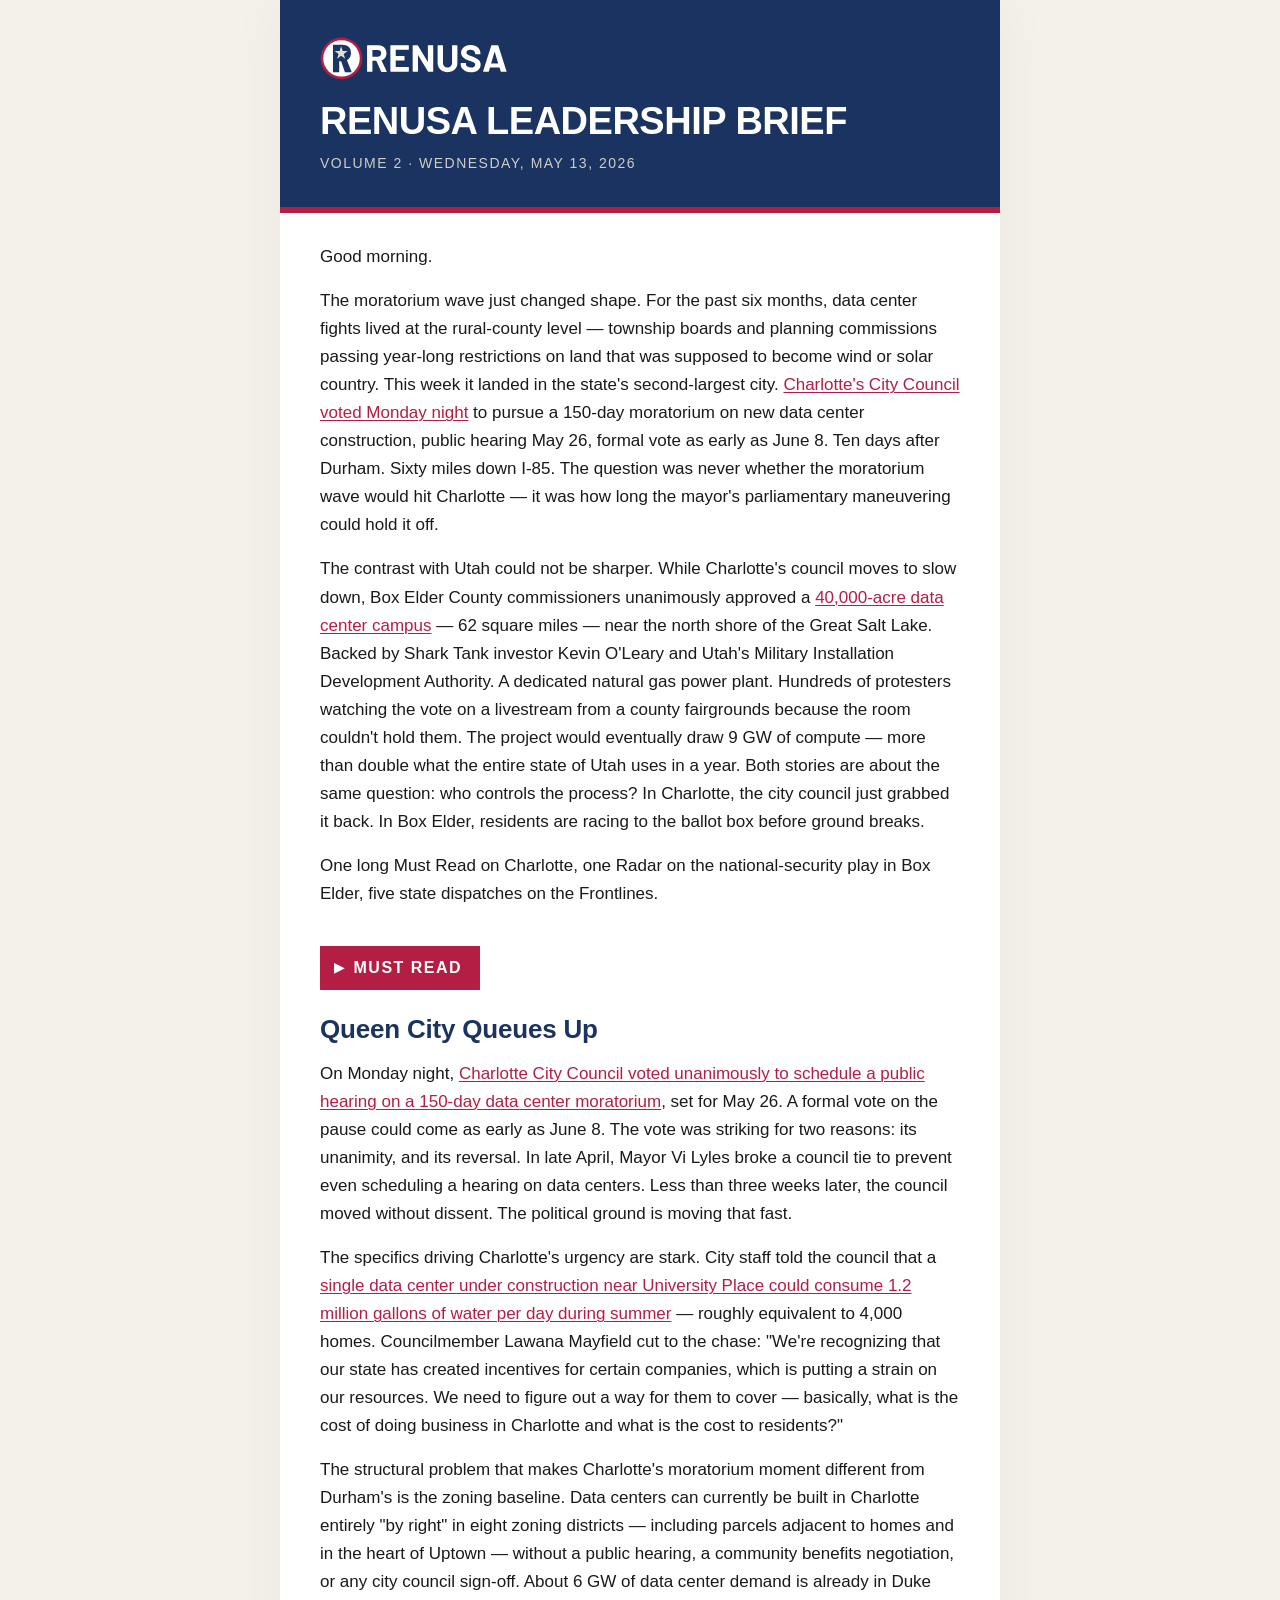
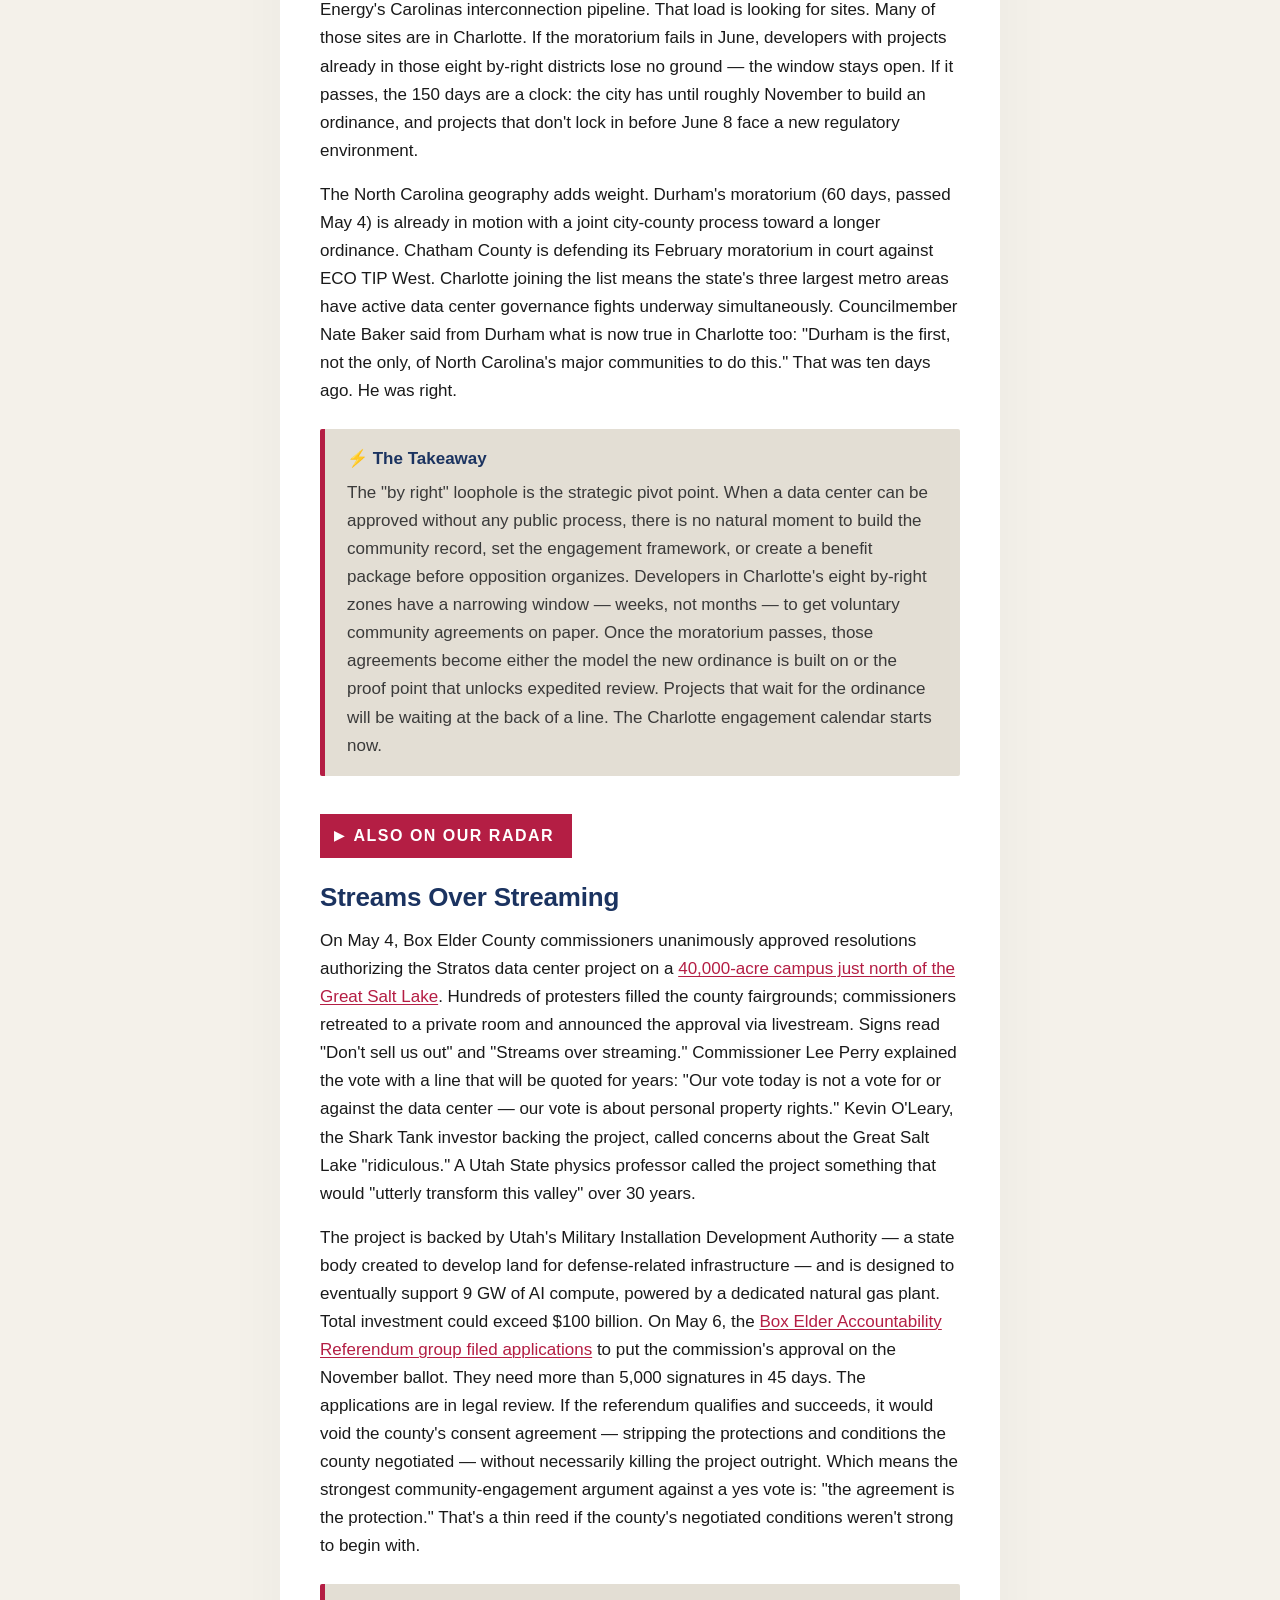
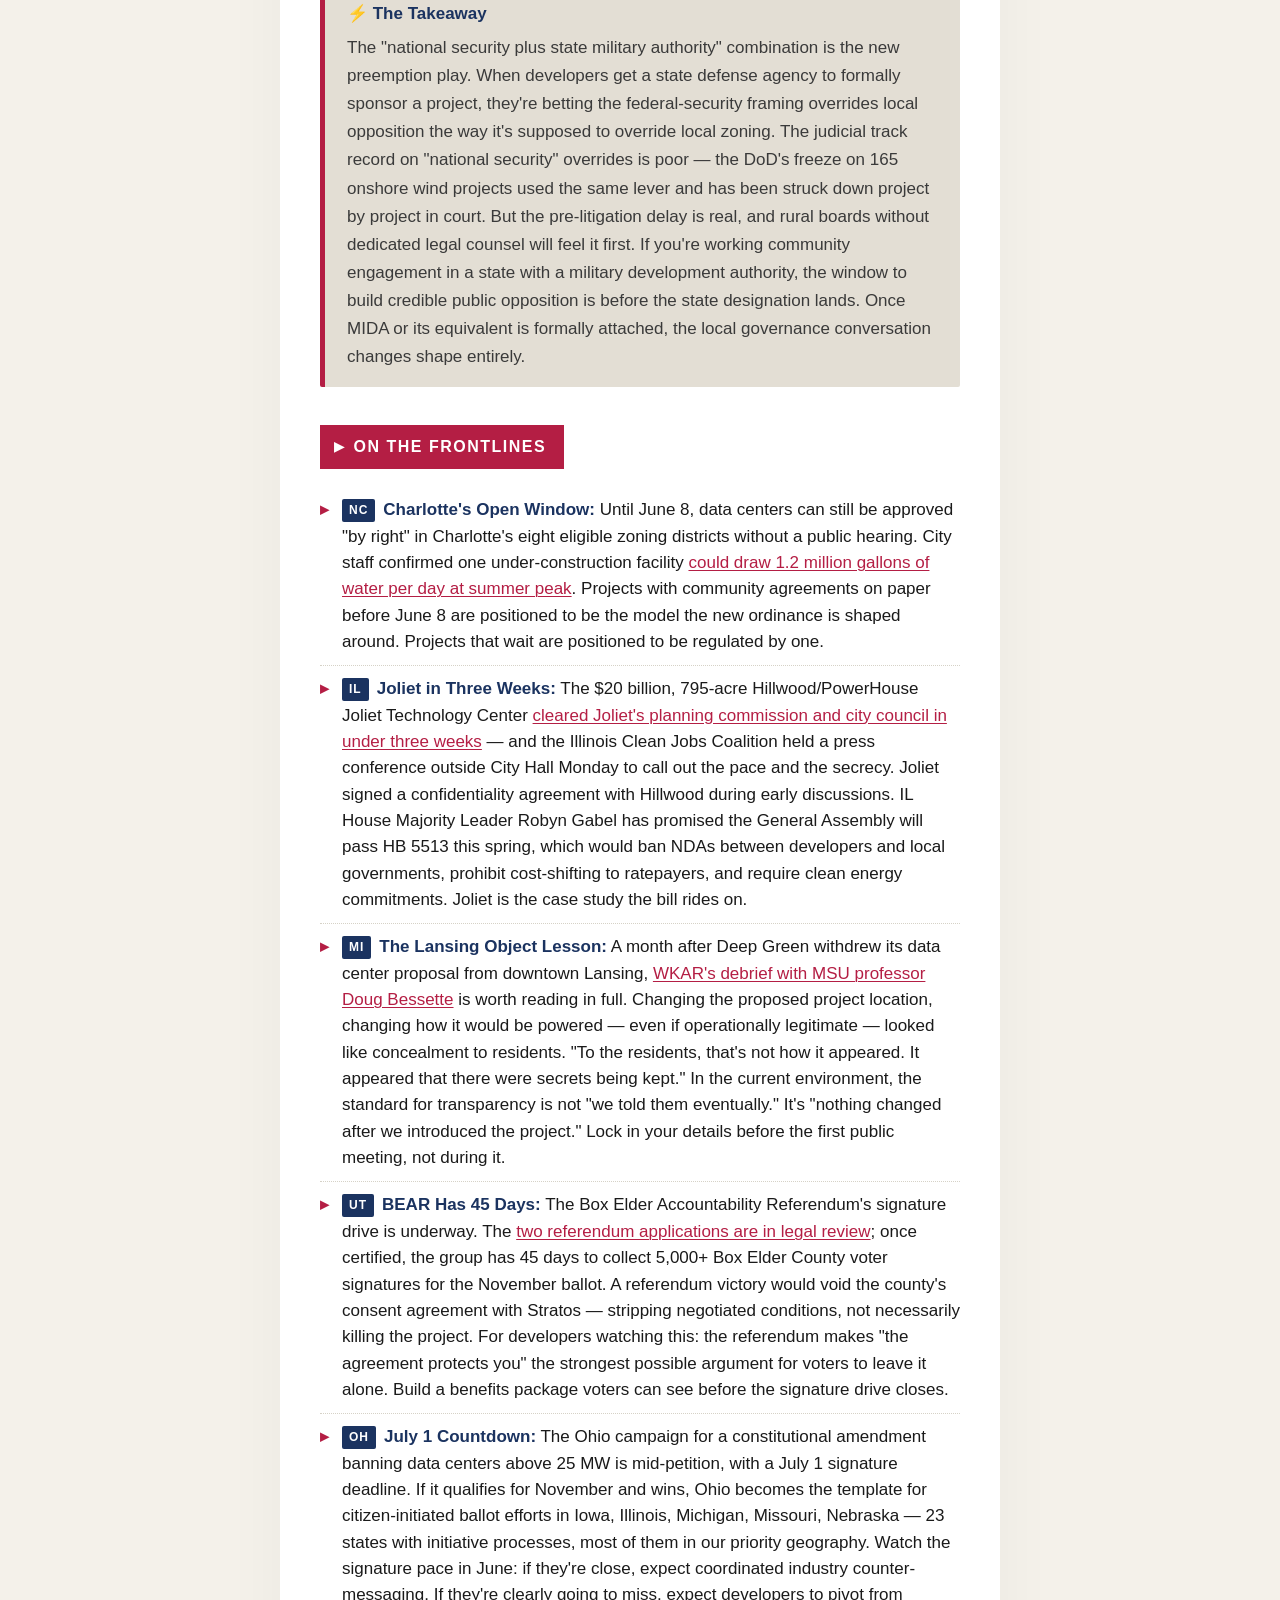
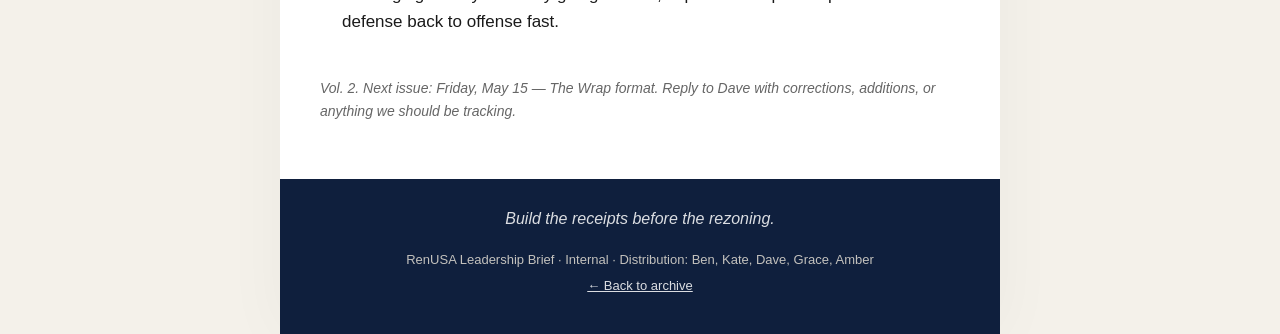
<file: 051326.html>
<!DOCTYPE html>
<html lang="en">
<head>
<meta charset="UTF-8">
<meta name="viewport" content="width=device-width, initial-scale=1.0">
<title>RenUSA Leadership Brief · Vol. 2 · May 13, 2026</title>
<meta name="description" content="The RenUSA Leadership Brief, Vol. 2 — community-engagement intelligence for renewable, data center, transmission and BESS development.">
<link rel="stylesheet" href="assets/css/brief.css">
</head>
<body>
<div class="wrap">

  <header class="masthead">
    <img src="assets/img/renusa-logo-light.svg" alt="RenUSA" class="logo">
    <h1>RenUSA Leadership Brief</h1>
    <div class="vol">Volume 2 · Wednesday, May 13, 2026</div>
  </header>

  <main class="body">

    <p class="greeting">Good morning.</p>

    <p>The moratorium wave just changed shape. For the past six months, data center fights lived at the rural-county level — township boards and planning commissions passing year-long restrictions on land that was supposed to become wind or solar country. This week it landed in the state's second-largest city. <a href="https://www.wfae.org/politics/2026-05-12/charlotte-city-council-weighs-data-center-moratorium-amid-water-power-concerns">Charlotte's City Council voted Monday night</a> to pursue a 150-day moratorium on new data center construction, public hearing May 26, formal vote as early as June 8. Ten days after Durham. Sixty miles down I-85. The question was never whether the moratorium wave would hit Charlotte — it was how long the mayor's parliamentary maneuvering could hold it off.</p>

    <p>The contrast with Utah could not be sharper. While Charlotte's council moves to slow down, Box Elder County commissioners unanimously approved a <a href="https://www.cnn.com/2026/05/09/tech/ai-data-center-utah-kevin-oleary-opposition">40,000-acre data center campus</a> — 62 square miles — near the north shore of the Great Salt Lake. Backed by Shark Tank investor Kevin O'Leary and Utah's Military Installation Development Authority. A dedicated natural gas power plant. Hundreds of protesters watching the vote on a livestream from a county fairgrounds because the room couldn't hold them. The project would eventually draw 9 GW of compute — more than double what the entire state of Utah uses in a year. Both stories are about the same question: who controls the process? In Charlotte, the city council just grabbed it back. In Box Elder, residents are racing to the ballot box before ground breaks.</p>

    <p>One long Must Read on Charlotte, one Radar on the national-security play in Box Elder, five state dispatches on the Frontlines.</p>

    <!-- ===================== MUST READ ===================== -->
    <section class="section">
      <div class="section-head">Must Read</div>
      <div class="story">
        <h2>Queen City Queues Up</h2>

        <p>On Monday night, <a href="https://www.axios.com/local/charlotte/2026/05/11/data-center-moratorium-city-council-ai-150">Charlotte City Council voted unanimously to schedule a public hearing on a 150-day data center moratorium</a>, set for May 26. A formal vote on the pause could come as early as June 8. The vote was striking for two reasons: its unanimity, and its reversal. In late April, Mayor Vi Lyles broke a council tie to prevent even scheduling a hearing on data centers. Less than three weeks later, the council moved without dissent. The political ground is moving that fast.</p>

        <p>The specifics driving Charlotte's urgency are stark. City staff told the council that a <a href="https://www.wfae.org/politics/2026-05-12/charlotte-city-council-weighs-data-center-moratorium-amid-water-power-concerns">single data center under construction near University Place could consume 1.2 million gallons of water per day during summer</a> — roughly equivalent to 4,000 homes. Councilmember Lawana Mayfield cut to the chase: "We're recognizing that our state has created incentives for certain companies, which is putting a strain on our resources. We need to figure out a way for them to cover — basically, what is the cost of doing business in Charlotte and what is the cost to residents?"</p>

        <p>The structural problem that makes Charlotte's moratorium moment different from Durham's is the zoning baseline. Data centers can currently be built in Charlotte entirely "by right" in eight zoning districts — including parcels adjacent to homes and in the heart of Uptown — without a public hearing, a community benefits negotiation, or any city council sign-off. About 6 GW of data center demand is already in Duke Energy's Carolinas interconnection pipeline. That load is looking for sites. Many of those sites are in Charlotte. If the moratorium fails in June, developers with projects already in those eight by-right districts lose no ground — the window stays open. If it passes, the 150 days are a clock: the city has until roughly November to build an ordinance, and projects that don't lock in before June 8 face a new regulatory environment.</p>

        <p>The North Carolina geography adds weight. Durham's moratorium (60 days, passed May 4) is already in motion with a joint city-county process toward a longer ordinance. Chatham County is defending its February moratorium in court against ECO TIP West. Charlotte joining the list means the state's three largest metro areas have active data center governance fights underway simultaneously. Councilmember Nate Baker said from Durham what is now true in Charlotte too: "Durham is the first, not the only, of North Carolina's major communities to do this." That was ten days ago. He was right.</p>

        <div class="takeaway">
          <span class="label">The Takeaway</span>
          <p>The "by right" loophole is the strategic pivot point. When a data center can be approved without any public process, there is no natural moment to build the community record, set the engagement framework, or create a benefit package before opposition organizes. Developers in Charlotte's eight by-right zones have a narrowing window — weeks, not months — to get voluntary community agreements on paper. Once the moratorium passes, those agreements become either the model the new ordinance is built on or the proof point that unlocks expedited review. Projects that wait for the ordinance will be waiting at the back of a line. The Charlotte engagement calendar starts now.</p>
        </div>
      </div>
    </section>

    <!-- ===================== ALSO ON OUR RADAR ===================== -->
    <section class="section">
      <div class="section-head">Also On Our Radar</div>
      <div class="story">
        <h2>Streams Over Streaming</h2>

        <p>On May 4, Box Elder County commissioners unanimously approved resolutions authorizing the Stratos data center project on a <a href="https://www.cnn.com/2026/05/09/tech/ai-data-center-utah-kevin-oleary-opposition">40,000-acre campus just north of the Great Salt Lake</a>. Hundreds of protesters filled the county fairgrounds; commissioners retreated to a private room and announced the approval via livestream. Signs read "Don't sell us out" and "Streams over streaming." Commissioner Lee Perry explained the vote with a line that will be quoted for years: "Our vote today is not a vote for or against the data center — our vote is about personal property rights." Kevin O'Leary, the Shark Tank investor backing the project, called concerns about the Great Salt Lake "ridiculous." A Utah State physics professor called the project something that would "utterly transform this valley" over 30 years.</p>

        <p>The project is backed by Utah's Military Installation Development Authority — a state body created to develop land for defense-related infrastructure — and is designed to eventually support 9 GW of AI compute, powered by a dedicated natural gas plant. Total investment could exceed $100 billion. On May 6, the <a href="https://www.sltrib.com/news/politics/2026/05/06/utah-voters-file-referendum/">Box Elder Accountability Referendum group filed applications</a> to put the commission's approval on the November ballot. They need more than 5,000 signatures in 45 days. The applications are in legal review. If the referendum qualifies and succeeds, it would void the county's consent agreement — stripping the protections and conditions the county negotiated — without necessarily killing the project outright. Which means the strongest community-engagement argument against a yes vote is: "the agreement is the protection." That's a thin reed if the county's negotiated conditions weren't strong to begin with.</p>

        <div class="takeaway">
          <span class="label">The Takeaway</span>
          <p>The "national security plus state military authority" combination is the new preemption play. When developers get a state defense agency to formally sponsor a project, they're betting the federal-security framing overrides local opposition the way it's supposed to override local zoning. The judicial track record on "national security" overrides is poor — the DoD's freeze on 165 onshore wind projects used the same lever and has been struck down project by project in court. But the pre-litigation delay is real, and rural boards without dedicated legal counsel will feel it first. If you're working community engagement in a state with a military development authority, the window to build credible public opposition is before the state designation lands. Once MIDA or its equivalent is formally attached, the local governance conversation changes shape entirely.</p>
        </div>
      </div>
    </section>

    <!-- ===================== ON THE FRONTLINES ===================== -->
    <section class="section">
      <div class="section-head">On the Frontlines</div>
      <ul class="bullets frontlines">

        <li><span class="state">NC</span><span class="lead">Charlotte's Open Window:</span> Until June 8, data centers can still be approved "by right" in Charlotte's eight eligible zoning districts without a public hearing. City staff confirmed one under-construction facility <a href="https://www.wbtv.com/2026/05/12/charlotte-city-council-finally-debate-data-centers-freeze/">could draw 1.2 million gallons of water per day at summer peak</a>. Projects with community agreements on paper before June 8 are positioned to be the model the new ordinance is shaped around. Projects that wait are positioned to be regulated by one.</li>

        <li><span class="state">IL</span><span class="lead">Joliet in Three Weeks:</span> The $20 billion, 795-acre Hillwood/PowerHouse Joliet Technology Center <a href="https://www.cities929.com/2026/05/11/data-center-regs-proposed-as-20-billion-795-acre-joliet-project-advances/">cleared Joliet's planning commission and city council in under three weeks</a> — and the Illinois Clean Jobs Coalition held a press conference outside City Hall Monday to call out the pace and the secrecy. Joliet signed a confidentiality agreement with Hillwood during early discussions. IL House Majority Leader Robyn Gabel has promised the General Assembly will pass HB 5513 this spring, which would ban NDAs between developers and local governments, prohibit cost-shifting to ratepayers, and require clean energy commitments. Joliet is the case study the bill rides on.</li>

        <li><span class="state">MI</span><span class="lead">The Lansing Object Lesson:</span> A month after Deep Green withdrew its data center proposal from downtown Lansing, <a href="https://www.wkar.org/michigans-data-center-divide/2026-05-06/what-deep-greens-failed-lansing-proposal-says-about-the-changing-data-center-debate">WKAR's debrief with MSU professor Doug Bessette</a> is worth reading in full. Changing the proposed project location, changing how it would be powered — even if operationally legitimate — looked like concealment to residents. "To the residents, that's not how it appeared. It appeared that there were secrets being kept." In the current environment, the standard for transparency is not "we told them eventually." It's "nothing changed after we introduced the project." Lock in your details before the first public meeting, not during it.</li>

        <li><span class="state">UT</span><span class="lead">BEAR Has 45 Days:</span> The Box Elder Accountability Referendum's signature drive is underway. The <a href="https://kutv.com/news/local/referendums-filed-to-challenge-stratos-mida-data-center-in-box-elder-county">two referendum applications are in legal review</a>; once certified, the group has 45 days to collect 5,000+ Box Elder County voter signatures for the November ballot. A referendum victory would void the county's consent agreement with Stratos — stripping negotiated conditions, not necessarily killing the project. For developers watching this: the referendum makes "the agreement protects you" the strongest possible argument for voters to leave it alone. Build a benefits package voters can see before the signature drive closes.</li>

        <li><span class="state">OH</span><span class="lead">July 1 Countdown:</span> The Ohio campaign for a constitutional amendment banning data centers above 25 MW is mid-petition, with a July 1 signature deadline. If it qualifies for November and wins, Ohio becomes the template for citizen-initiated ballot efforts in Iowa, Illinois, Michigan, Missouri, Nebraska — 23 states with initiative processes, most of them in our priority geography. Watch the signature pace in June: if they're close, expect coordinated industry counter-messaging. If they're clearly going to miss, expect developers to pivot from defense back to offense fast.</li>

      </ul>
    </section>

    <p style="margin-top:32px; color:#666; font-size:14px;"><em>Vol. 2. Next issue: Friday, May 15 — The Wrap format. Reply to Dave with corrections, additions, or anything we should be tracking.</em></p>

  </main>

  <footer class="footer">
    <p class="signoff">Build the receipts before the rezoning.</p>
    <p>RenUSA Leadership Brief · Internal · Distribution: Ben, Kate, Dave, Grace, Amber</p>
    <p><a href="index.html" class="archive-link">← Back to archive</a></p>
  </footer>

</div>
</body>
</html>
</file>
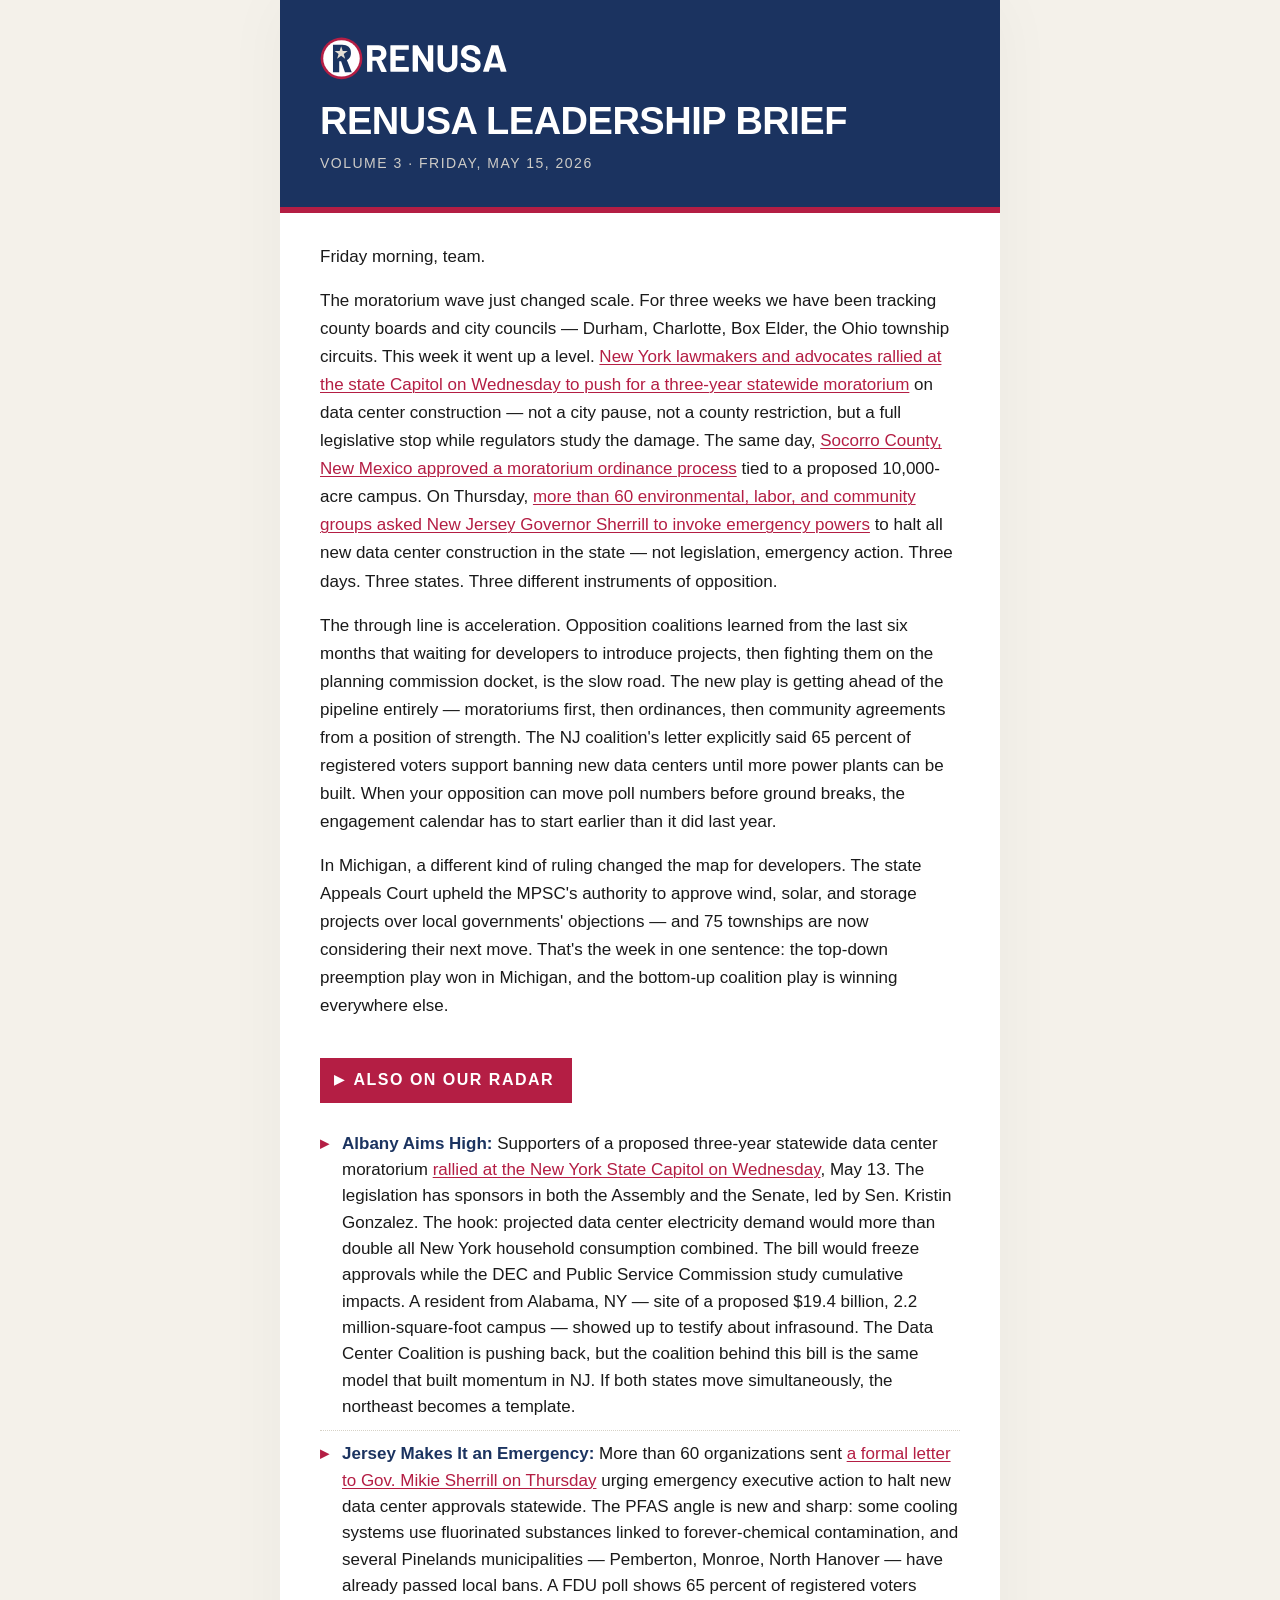
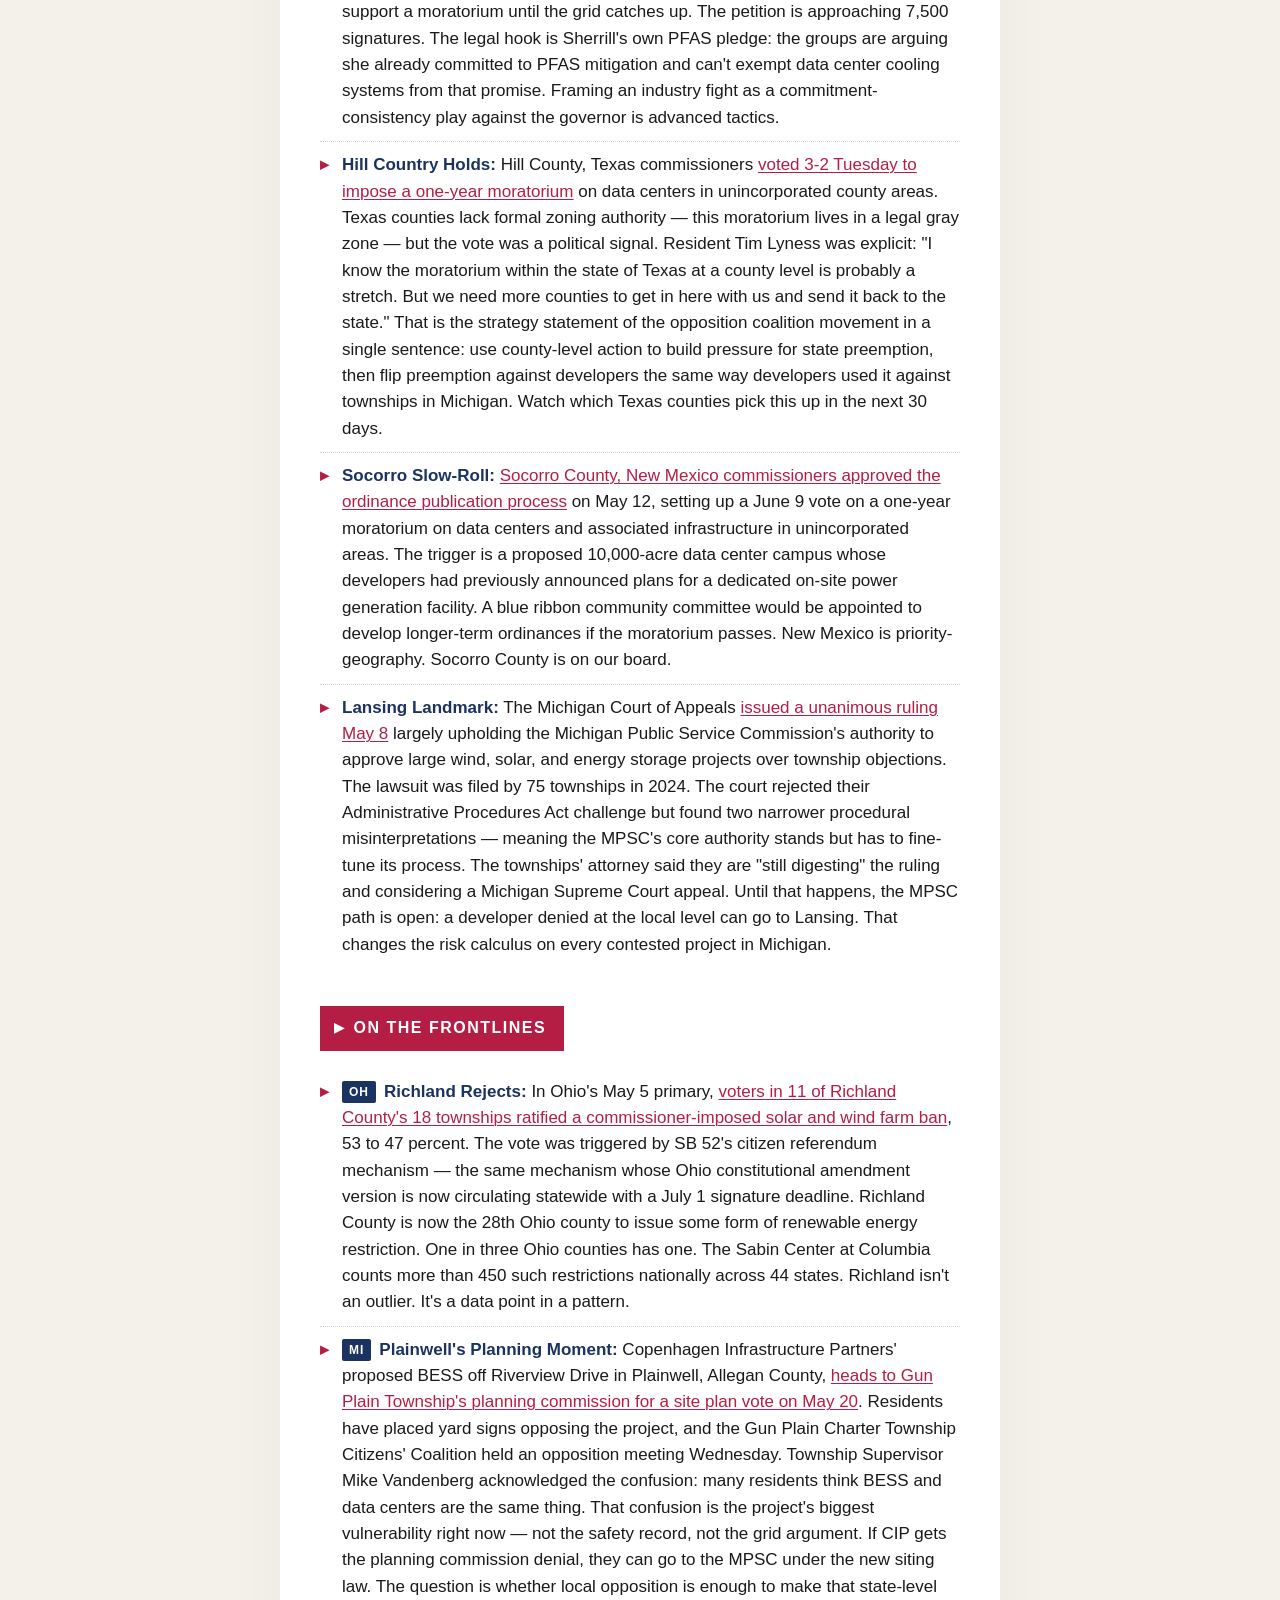
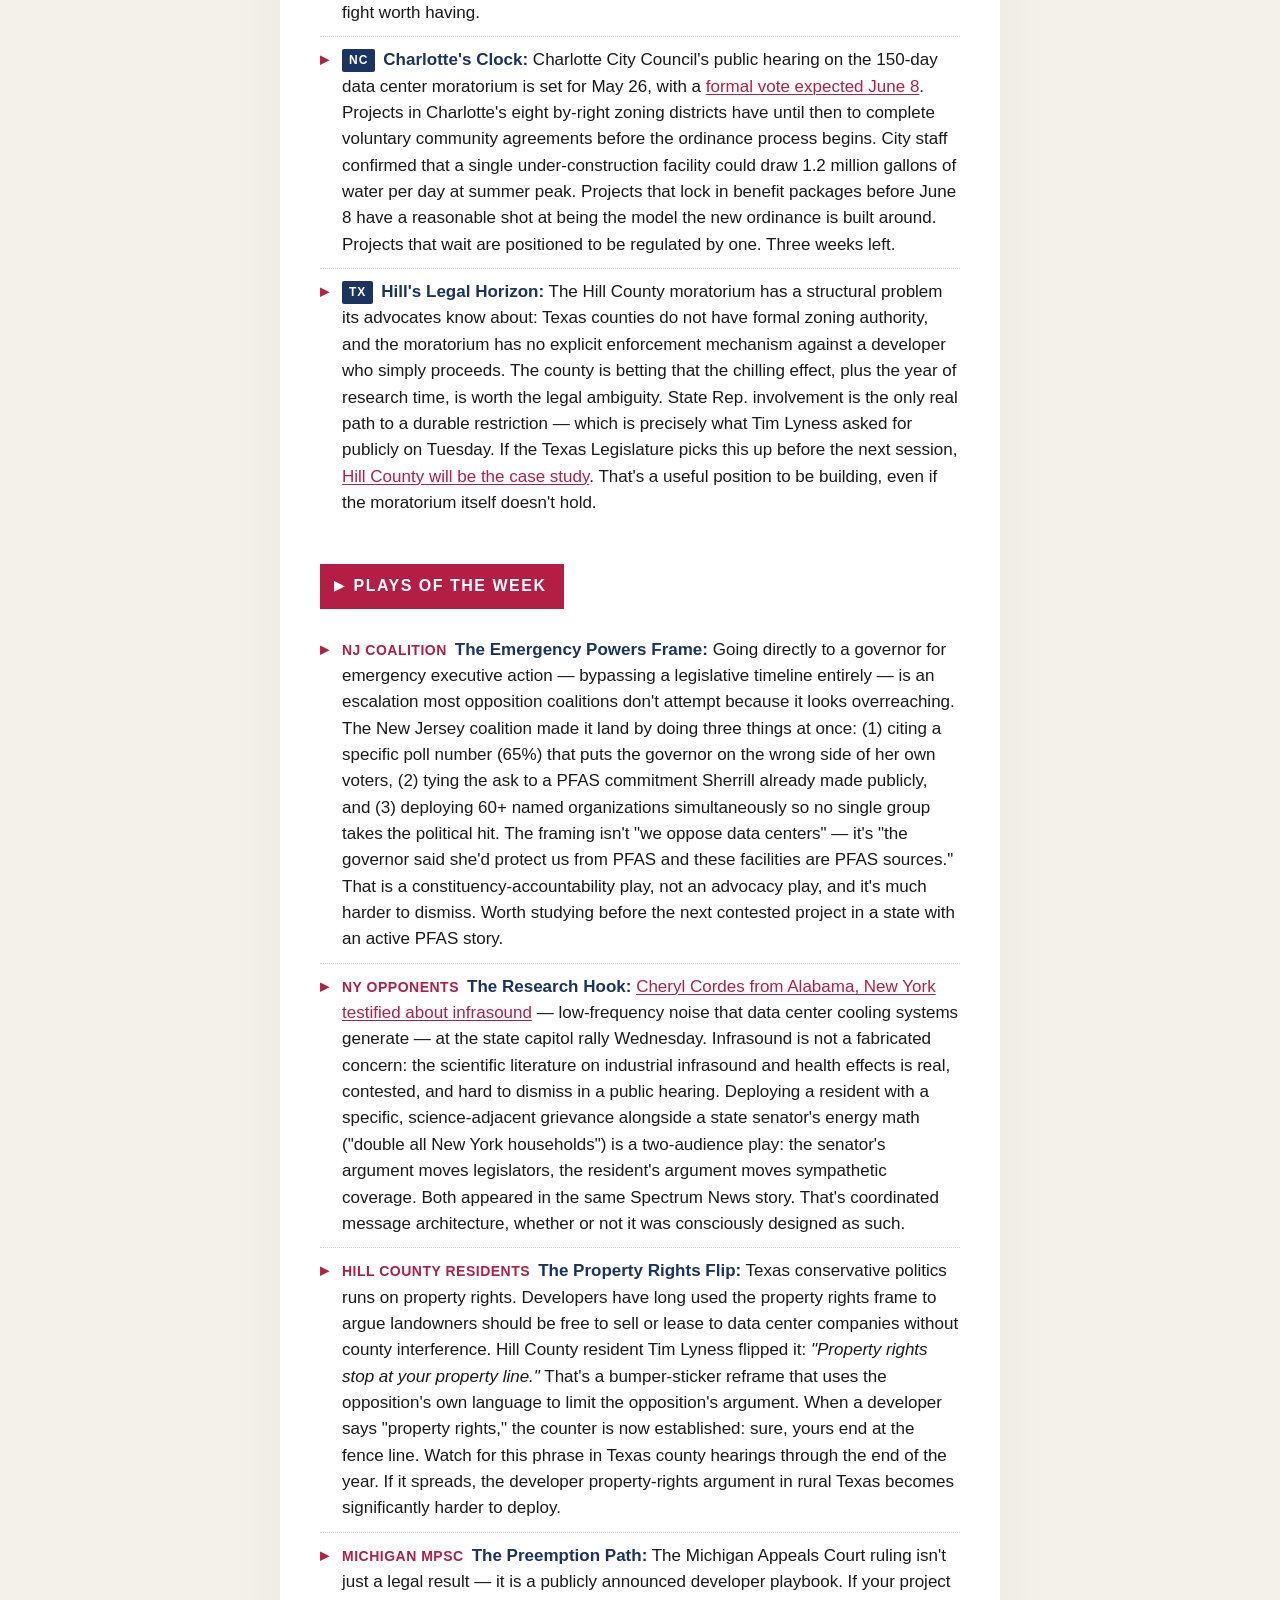
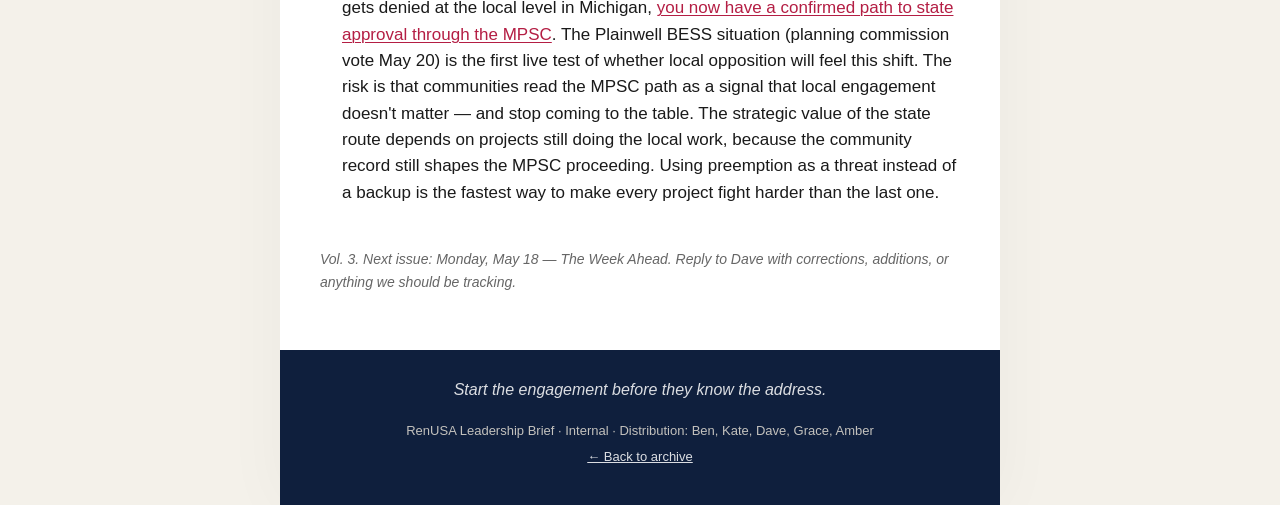
<file: 051526.html>
<!DOCTYPE html>
<html lang="en">
<head>
<meta charset="UTF-8">
<meta name="viewport" content="width=device-width, initial-scale=1.0">
<title>RenUSA Leadership Brief · Vol. 3 · May 15, 2026</title>
<meta name="description" content="The RenUSA Leadership Brief, Vol. 3 — community-engagement intelligence for renewable, data center, transmission and BESS development.">
<link rel="stylesheet" href="assets/css/brief.css">
</head>
<body>
<div class="wrap">

  <header class="masthead">
    <img src="assets/img/renusa-logo-light.svg" alt="RenUSA" class="logo">
    <h1>RenUSA Leadership Brief</h1>
    <div class="vol">Volume 3 · Friday, May 15, 2026</div>
  </header>

  <main class="body">

    <p class="greeting">Friday morning, team.</p>

    <p>The moratorium wave just changed scale. For three weeks we have been tracking county boards and city councils — Durham, Charlotte, Box Elder, the Ohio township circuits. This week it went up a level. <a href="https://spectrumlocalnews.com/nys/central-ny/politics/2026/05/13/data-center-construction-">New York lawmakers and advocates rallied at the state Capitol on Wednesday to push for a three-year statewide moratorium</a> on data center construction — not a city pause, not a county restriction, but a full legislative stop while regulators study the damage. The same day, <a href="https://sourcenm.com/2026/05/13/new-mexico-county-officials-approve-process-to-consider-data-center-moratorium/">Socorro County, New Mexico approved a moratorium ordinance process</a> tied to a proposed 10,000-acre campus. On Thursday, <a href="https://jerseyvindicator.org/2026/05/14/new-jersey-environmental-groups-push-for-statewide-moratorium-on-data-centers/">more than 60 environmental, labor, and community groups asked New Jersey Governor Sherrill to invoke emergency powers</a> to halt all new data center construction in the state — not legislation, emergency action. Three days. Three states. Three different instruments of opposition.</p>

    <p>The through line is acceleration. Opposition coalitions learned from the last six months that waiting for developers to introduce projects, then fighting them on the planning commission docket, is the slow road. The new play is getting ahead of the pipeline entirely — moratoriums first, then ordinances, then community agreements from a position of strength. The NJ coalition's letter explicitly said 65 percent of registered voters support banning new data centers until more power plants can be built. When your opposition can move poll numbers before ground breaks, the engagement calendar has to start earlier than it did last year.</p>

    <p>In Michigan, a different kind of ruling changed the map for developers. The state Appeals Court upheld the MPSC's authority to approve wind, solar, and storage projects over local governments' objections — and 75 townships are now considering their next move. That's the week in one sentence: the top-down preemption play won in Michigan, and the bottom-up coalition play is winning everywhere else.</p>

    <!-- ===================== ALSO ON OUR RADAR ===================== -->
    <section class="section">
      <div class="section-head">Also On Our Radar</div>
      <ul class="bullets">

        <li><span class="lead">Albany Aims High:</span> Supporters of a proposed three-year statewide data center moratorium <a href="https://spectrumlocalnews.com/nys/central-ny/politics/2026/05/13/data-center-construction-">rallied at the New York State Capitol on Wednesday</a>, May 13. The legislation has sponsors in both the Assembly and the Senate, led by Sen. Kristin Gonzalez. The hook: projected data center electricity demand would more than double all New York household consumption combined. The bill would freeze approvals while the DEC and Public Service Commission study cumulative impacts. A resident from Alabama, NY — site of a proposed $19.4 billion, 2.2 million-square-foot campus — showed up to testify about infrasound. The Data Center Coalition is pushing back, but the coalition behind this bill is the same model that built momentum in NJ. If both states move simultaneously, the northeast becomes a template.</li>

        <li><span class="lead">Jersey Makes It an Emergency:</span> More than 60 organizations sent <a href="https://jerseyvindicator.org/2026/05/14/new-jersey-environmental-groups-push-for-statewide-moratorium-on-data-centers/">a formal letter to Gov. Mikie Sherrill on Thursday</a> urging emergency executive action to halt new data center approvals statewide. The PFAS angle is new and sharp: some cooling systems use fluorinated substances linked to forever-chemical contamination, and several Pinelands municipalities — Pemberton, Monroe, North Hanover — have already passed local bans. A FDU poll shows 65 percent of registered voters support a moratorium until the grid catches up. The petition is approaching 7,500 signatures. The legal hook is Sherrill's own PFAS pledge: the groups are arguing she already committed to PFAS mitigation and can't exempt data center cooling systems from that promise. Framing an industry fight as a commitment-consistency play against the governor is advanced tactics.</li>

        <li><span class="lead">Hill Country Holds:</span> Hill County, Texas commissioners <a href="https://www.kwtx.com/2026/05/12/hill-county-commissioners-approve-1-year-moratorium-data-center-construction/">voted 3-2 Tuesday to impose a one-year moratorium</a> on data centers in unincorporated county areas. Texas counties lack formal zoning authority — this moratorium lives in a legal gray zone — but the vote was a political signal. Resident Tim Lyness was explicit: "I know the moratorium within the state of Texas at a county level is probably a stretch. But we need more counties to get in here with us and send it back to the state." That is the strategy statement of the opposition coalition movement in a single sentence: use county-level action to build pressure for state preemption, then flip preemption against developers the same way developers used it against townships in Michigan. Watch which Texas counties pick this up in the next 30 days.</li>

        <li><span class="lead">Socorro Slow-Roll:</span> <a href="https://sourcenm.com/2026/05/13/new-mexico-county-officials-approve-process-to-consider-data-center-moratorium/">Socorro County, New Mexico commissioners approved the ordinance publication process</a> on May 12, setting up a June 9 vote on a one-year moratorium on data centers and associated infrastructure in unincorporated areas. The trigger is a proposed 10,000-acre data center campus whose developers had previously announced plans for a dedicated on-site power generation facility. A blue ribbon community committee would be appointed to develop longer-term ordinances if the moratorium passes. New Mexico is priority-geography. Socorro County is on our board.</li>

        <li><span class="lead">Lansing Landmark:</span> The Michigan Court of Appeals <a href="https://www.michiganpublic.org/2026-05-08/appeals-court-delivers-split-ruling-in-lawsuit-to-block-state-wind-and-solar-farm-authority">issued a unanimous ruling May 8</a> largely upholding the Michigan Public Service Commission's authority to approve large wind, solar, and energy storage projects over township objections. The lawsuit was filed by 75 townships in 2024. The court rejected their Administrative Procedures Act challenge but found two narrower procedural misinterpretations — meaning the MPSC's core authority stands but has to fine-tune its process. The townships' attorney said they are "still digesting" the ruling and considering a Michigan Supreme Court appeal. Until that happens, the MPSC path is open: a developer denied at the local level can go to Lansing. That changes the risk calculus on every contested project in Michigan.</li>

      </ul>
    </section>

    <!-- ===================== ON THE FRONTLINES ===================== -->
    <section class="section">
      <div class="section-head">On the Frontlines</div>
      <ul class="bullets frontlines">

        <li><span class="state">OH</span><span class="lead">Richland Rejects:</span> In Ohio's May 5 primary, <a href="https://www.ideastream.org/environment-energy/2026-05-05/richland-county-voters-pass-solar-wind-farm-ban-in-11-townships">voters in 11 of Richland County's 18 townships ratified a commissioner-imposed solar and wind farm ban</a>, 53 to 47 percent. The vote was triggered by SB 52's citizen referendum mechanism — the same mechanism whose Ohio constitutional amendment version is now circulating statewide with a July 1 signature deadline. Richland County is now the 28th Ohio county to issue some form of renewable energy restriction. One in three Ohio counties has one. The Sabin Center at Columbia counts more than 450 such restrictions nationally across 44 states. Richland isn't an outlier. It's a data point in a pattern.</li>

        <li><span class="state">MI</span><span class="lead">Plainwell's Planning Moment:</span> Copenhagen Infrastructure Partners' proposed BESS off Riverview Drive in Plainwell, Allegan County, <a href="https://wwmt.com/news/local/plainwell-battery-energy-storage-system-bess-project-planning-commission-vote-allegan-county-gun-plain-township-copenhagen-infrastructure-partners-wwmt">heads to Gun Plain Township's planning commission for a site plan vote on May 20</a>. Residents have placed yard signs opposing the project, and the Gun Plain Charter Township Citizens' Coalition held an opposition meeting Wednesday. Township Supervisor Mike Vandenberg acknowledged the confusion: many residents think BESS and data centers are the same thing. That confusion is the project's biggest vulnerability right now — not the safety record, not the grid argument. If CIP gets the planning commission denial, they can go to the MPSC under the new siting law. The question is whether local opposition is enough to make that state-level fight worth having.</li>

        <li><span class="state">NC</span><span class="lead">Charlotte's Clock:</span> Charlotte City Council's public hearing on the 150-day data center moratorium is set for May 26, with a <a href="https://www.axios.com/local/charlotte/2026/05/11/data-center-moratorium-city-council-ai-150">formal vote expected June 8</a>. Projects in Charlotte's eight by-right zoning districts have until then to complete voluntary community agreements before the ordinance process begins. City staff confirmed that a single under-construction facility could draw 1.2 million gallons of water per day at summer peak. Projects that lock in benefit packages before June 8 have a reasonable shot at being the model the new ordinance is built around. Projects that wait are positioned to be regulated by one. Three weeks left.</li>

        <li><span class="state">TX</span><span class="lead">Hill's Legal Horizon:</span> The Hill County moratorium has a structural problem its advocates know about: Texas counties do not have formal zoning authority, and the moratorium has no explicit enforcement mechanism against a developer who simply proceeds. The county is betting that the chilling effect, plus the year of research time, is worth the legal ambiguity. State Rep. involvement is the only real path to a durable restriction — which is precisely what Tim Lyness asked for publicly on Tuesday. If the Texas Legislature picks this up before the next session, <a href="https://www.kwtx.com/2026/05/12/hill-county-commissioners-approve-1-year-moratorium-data-center-construction/">Hill County will be the case study</a>. That's a useful position to be building, even if the moratorium itself doesn't hold.</li>

      </ul>
    </section>

    <!-- ===================== PLAYS OF THE WEEK ===================== -->
    <section class="section">
      <div class="section-head">Plays of the Week</div>
      <ul class="bullets plays">

        <li><span class="actor">NJ Coalition</span><span class="lead">The Emergency Powers Frame:</span> Going directly to a governor for emergency executive action — bypassing a legislative timeline entirely — is an escalation most opposition coalitions don't attempt because it looks overreaching. The New Jersey coalition made it land by doing three things at once: (1) citing a specific poll number (65%) that puts the governor on the wrong side of her own voters, (2) tying the ask to a PFAS commitment Sherrill already made publicly, and (3) deploying 60+ named organizations simultaneously so no single group takes the political hit. The framing isn't "we oppose data centers" — it's "the governor said she'd protect us from PFAS and these facilities are PFAS sources." That is a constituency-accountability play, not an advocacy play, and it's much harder to dismiss. Worth studying before the next contested project in a state with an active PFAS story.</li>

        <li><span class="actor">NY Opponents</span><span class="lead">The Research Hook:</span> <a href="https://spectrumlocalnews.com/nys/central-ny/politics/2026/05/13/data-center-construction-">Cheryl Cordes from Alabama, New York testified about infrasound</a> — low-frequency noise that data center cooling systems generate — at the state capitol rally Wednesday. Infrasound is not a fabricated concern: the scientific literature on industrial infrasound and health effects is real, contested, and hard to dismiss in a public hearing. Deploying a resident with a specific, science-adjacent grievance alongside a state senator's energy math ("double all New York households") is a two-audience play: the senator's argument moves legislators, the resident's argument moves sympathetic coverage. Both appeared in the same Spectrum News story. That's coordinated message architecture, whether or not it was consciously designed as such.</li>

        <li><span class="actor">Hill County Residents</span><span class="lead">The Property Rights Flip:</span> Texas conservative politics runs on property rights. Developers have long used the property rights frame to argue landowners should be free to sell or lease to data center companies without county interference. Hill County resident Tim Lyness flipped it: <em>"Property rights stop at your property line."</em> That's a bumper-sticker reframe that uses the opposition's own language to limit the opposition's argument. When a developer says "property rights," the counter is now established: sure, yours end at the fence line. Watch for this phrase in Texas county hearings through the end of the year. If it spreads, the developer property-rights argument in rural Texas becomes significantly harder to deploy.</li>

        <li><span class="actor">Michigan MPSC</span><span class="lead">The Preemption Path:</span> The Michigan Appeals Court ruling isn't just a legal result — it is a publicly announced developer playbook. If your project gets denied at the local level in Michigan, <a href="https://www.michiganpublic.org/2026-05-08/appeals-court-delivers-split-ruling-in-lawsuit-to-block-state-wind-and-solar-farm-authority">you now have a confirmed path to state approval through the MPSC</a>. The Plainwell BESS situation (planning commission vote May 20) is the first live test of whether local opposition will feel this shift. The risk is that communities read the MPSC path as a signal that local engagement doesn't matter — and stop coming to the table. The strategic value of the state route depends on projects still doing the local work, because the community record still shapes the MPSC proceeding. Using preemption as a threat instead of a backup is the fastest way to make every project fight harder than the last one.</li>

      </ul>
    </section>

    <p style="margin-top:32px; color:#666; font-size:14px;"><em>Vol. 3. Next issue: Monday, May 18 — The Week Ahead. Reply to Dave with corrections, additions, or anything we should be tracking.</em></p>

  </main>

  <footer class="footer">
    <p class="signoff">Start the engagement before they know the address.</p>
    <p>RenUSA Leadership Brief · Internal · Distribution: Ben, Kate, Dave, Grace, Amber</p>
    <p><a href="index.html" class="archive-link">← Back to archive</a></p>
  </footer>

</div>
</body>
</html>
</file>
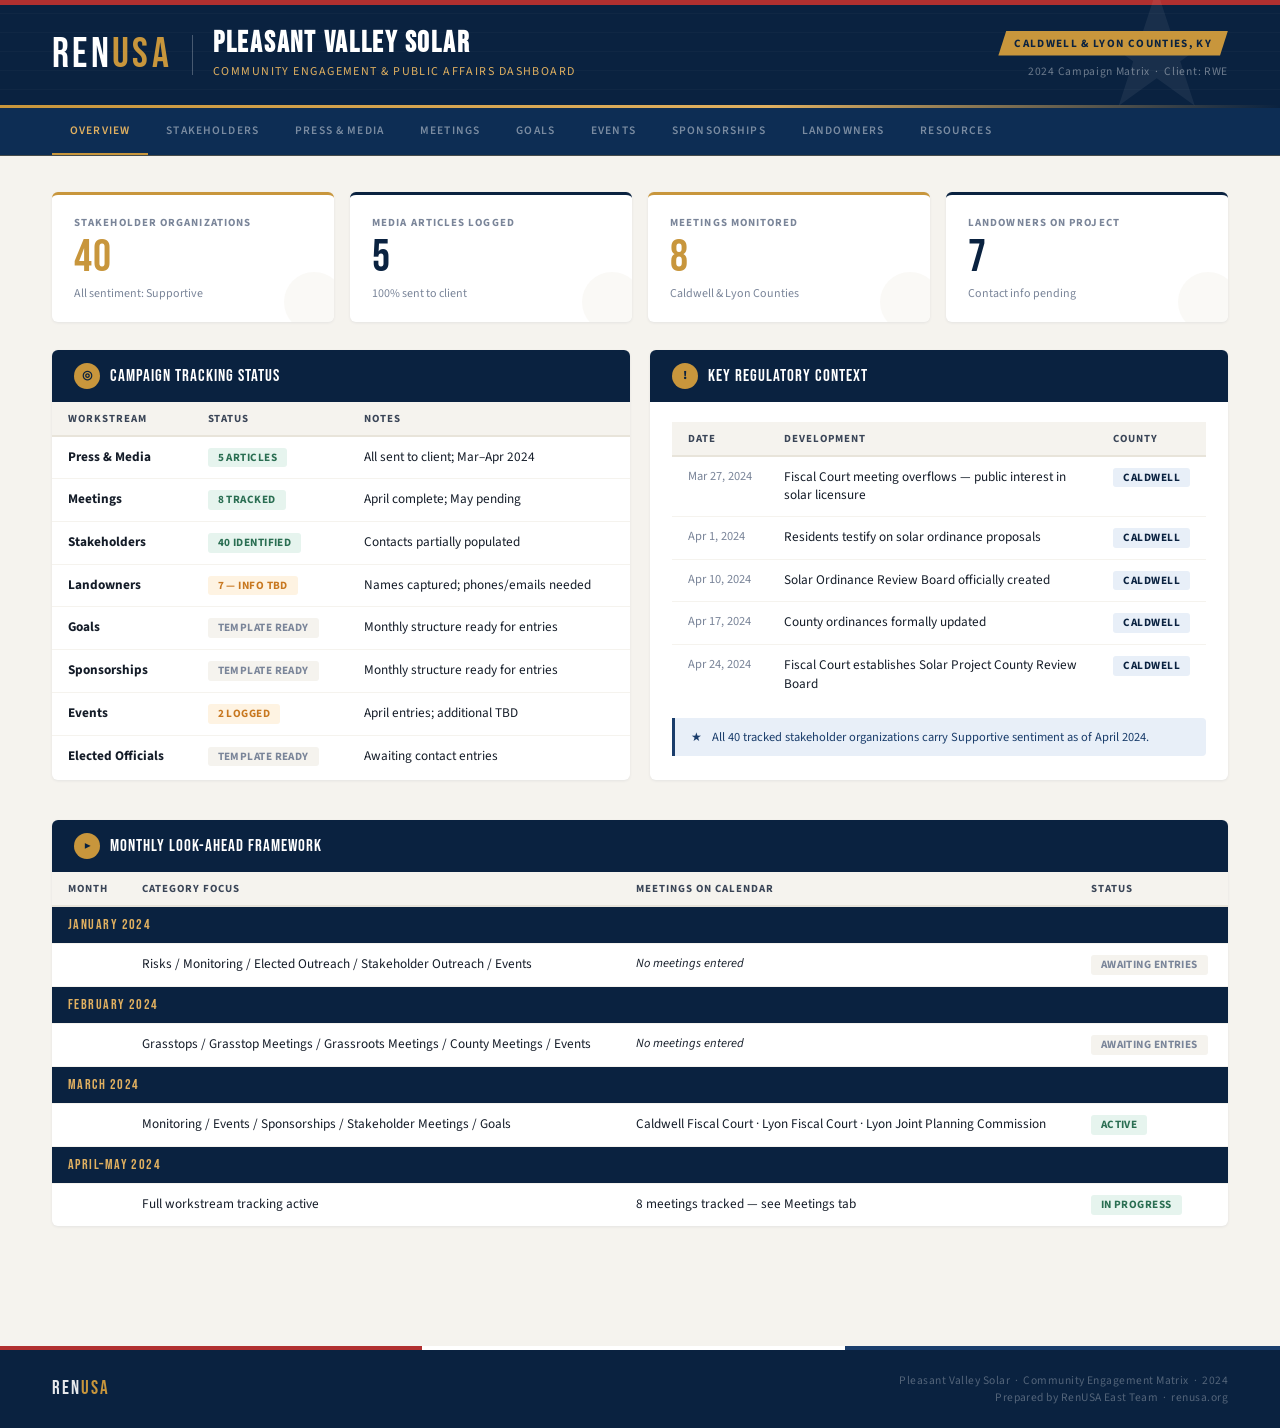
<file: pleasant-valley.html>
<!DOCTYPE html>
<html lang="en">
<head>
<meta charset="UTF-8">
<meta name="viewport" content="width=device-width, initial-scale=1.0">
<title>Pleasant Valley Solar — Project Dashboard | RenUSA</title>
<link href="https://fonts.googleapis.com/css2?family=Bebas+Neue&family=Source+Sans+3:wght@300;400;500;600;700&display=swap" rel="stylesheet">
<style>
  :root {
    --navy: #0A2240;
    --navy-mid: #0d2d54;
    --navy-light: #1a3d6b;
    --gold: #C8963C;
    --gold-light: #E0B060;
    --gold-pale: #F5E8CC;
    --red: #B03030;
    --cream: #F5F3EE;
    --cream-dark: #E8E4DA;
    --white: #FFFFFF;
    --text-dark: #141C28;
    --text-mid: #3A4557;
    --text-light: #7A8599;
    --green: #2A6E52;
    --green-light: #E6F4EE;
    --amber: #C87820;
    --amber-light: #FEF3E2;
    --alert-blue: #E8EFF8;
  }

  * { margin: 0; padding: 0; box-sizing: border-box; }

  body {
    font-family: 'Source Sans 3', sans-serif;
    background: var(--cream);
    color: var(--text-dark);
    min-height: 100vh;
  }

  /* ======= HEADER ======= */
  .header {
    background: var(--navy);
    position: relative;
    overflow: hidden;
  }

  /* Americana stripes texture */
  .header::before {
    content: '';
    position: absolute;
    top: 0; left: 0; right: 0; bottom: 0;
    background: repeating-linear-gradient(
      0deg,
      transparent 0px,
      transparent 18px,
      rgba(255,255,255,0.025) 18px,
      rgba(255,255,255,0.025) 19px
    );
    pointer-events: none;
  }

  .header-top {
    background: var(--red);
    height: 5px;
  }

  .header-inner {
    display: flex;
    align-items: center;
    justify-content: space-between;
    padding: 0 52px;
    min-height: 100px;
    position: relative;
  }

  /* Star accent — Americana feel */
  .header-star {
    position: absolute;
    right: 52px;
    top: 50%;
    transform: translateY(-50%);
    opacity: 0.06;
    font-size: 160px;
    line-height: 1;
    color: var(--white);
    pointer-events: none;
    user-select: none;
  }

  .header-logo-area {
    display: flex;
    align-items: center;
    gap: 20px;
  }

  .renusa-wordmark {
    font-family: 'Bebas Neue', sans-serif;
    font-size: 2.6rem;
    color: var(--white);
    letter-spacing: 0.08em;
    line-height: 1;
  }

  .renusa-wordmark span {
    color: var(--gold);
  }

  .wordmark-divider {
    width: 1px;
    height: 40px;
    background: rgba(255,255,255,0.25);
  }

  .project-title-area h1 {
    font-family: 'Bebas Neue', sans-serif;
    font-size: 1.8rem;
    color: var(--white);
    letter-spacing: 0.06em;
    line-height: 1;
  }

  .project-title-area .sub {
    font-size: 0.75rem;
    color: var(--gold-light);
    font-weight: 400;
    letter-spacing: 0.12em;
    text-transform: uppercase;
    margin-top: 5px;
  }

  .header-right {
    text-align: right;
    position: relative;
    z-index: 1;
  }

  .header-badge {
    display: inline-block;
    background: var(--gold);
    color: var(--navy);
    font-size: 0.7rem;
    font-weight: 700;
    letter-spacing: 0.12em;
    text-transform: uppercase;
    padding: 5px 16px;
    clip-path: polygon(8px 0%, 100% 0%, calc(100% - 8px) 100%, 0% 100%);
    margin-bottom: 7px;
  }

  .header-meta {
    font-size: 0.72rem;
    color: rgba(255,255,255,0.4);
    letter-spacing: 0.06em;
  }

  /* ======= GOLD BAR BELOW HEADER ======= */
  .header-gold-bar {
    height: 3px;
    background: linear-gradient(90deg, var(--gold) 0%, var(--gold-light) 60%, transparent 100%);
  }

  /* ======= NAV ======= */
  .nav-bar {
    background: var(--navy-mid);
    display: flex;
    overflow-x: auto;
    padding: 0 52px;
    border-bottom: 1px solid rgba(200,150,60,0.3);
    scrollbar-width: none;
  }

  .nav-bar::-webkit-scrollbar { display: none; }

  .nav-tab {
    font-family: 'Source Sans 3', sans-serif;
    font-size: 0.72rem;
    font-weight: 600;
    letter-spacing: 0.1em;
    text-transform: uppercase;
    color: rgba(255,255,255,0.45);
    padding: 14px 18px;
    cursor: pointer;
    white-space: nowrap;
    border-bottom: 3px solid transparent;
    margin-bottom: -1px;
    transition: color 0.2s;
    user-select: none;
  }

  .nav-tab:hover { color: rgba(255,255,255,0.8); }

  .nav-tab.active {
    color: var(--gold-light);
    border-bottom-color: var(--gold);
  }

  /* ======= MAIN ======= */
  .main {
    max-width: 1440px;
    margin: 0 auto;
    padding: 36px 52px 60px;
  }

  /* ======= SECTION HEADING ======= */
  .section-heading {
    display: flex;
    align-items: center;
    gap: 14px;
    margin-bottom: 24px;
  }

  .section-heading h2 {
    font-family: 'Bebas Neue', sans-serif;
    font-size: 1.5rem;
    letter-spacing: 0.06em;
    color: var(--navy);
  }

  .section-heading .line {
    flex: 1;
    height: 1px;
    background: var(--cream-dark);
  }

  .section-heading .tag {
    font-size: 0.68rem;
    font-weight: 700;
    letter-spacing: 0.12em;
    text-transform: uppercase;
    color: var(--gold);
    background: var(--gold-pale);
    padding: 3px 10px;
    border-radius: 2px;
  }

  /* ======= STAT CARDS ======= */
  .stats-row {
    display: grid;
    grid-template-columns: repeat(4, 1fr);
    gap: 16px;
    margin-bottom: 28px;
  }

  .stat {
    background: var(--white);
    border-radius: 6px;
    padding: 20px 22px;
    box-shadow: 0 1px 3px rgba(10,34,64,0.07);
    border-top: 3px solid var(--navy);
    position: relative;
    overflow: hidden;
  }

  .stat.gold-top { border-top-color: var(--gold); }
  .stat.red-top { border-top-color: var(--red); }
  .stat.green-top { border-top-color: var(--green); }

  .stat::after {
    content: '';
    position: absolute;
    bottom: -10px;
    right: -10px;
    width: 60px;
    height: 60px;
    border-radius: 50%;
    background: var(--cream);
    opacity: 0.5;
  }

  .stat-num {
    font-family: 'Bebas Neue', sans-serif;
    font-size: 2.8rem;
    color: var(--navy);
    line-height: 1;
    letter-spacing: 0.02em;
  }

  .stat.gold-top .stat-num { color: var(--gold); }

  .stat-label {
    font-size: 0.68rem;
    font-weight: 700;
    text-transform: uppercase;
    letter-spacing: 0.1em;
    color: var(--text-light);
    margin-bottom: 6px;
  }

  .stat-sub {
    font-size: 0.75rem;
    color: var(--text-light);
    margin-top: 4px;
  }

  /* ======= CARD / PANEL ======= */
  .card {
    background: var(--white);
    border-radius: 6px;
    box-shadow: 0 1px 3px rgba(10,34,64,0.07);
    overflow: hidden;
    margin-bottom: 20px;
  }

  .card-head {
    background: var(--navy);
    padding: 13px 22px;
    display: flex;
    align-items: center;
    gap: 10px;
  }

  .card-head h3 {
    font-family: 'Bebas Neue', sans-serif;
    font-size: 1.05rem;
    color: var(--white);
    letter-spacing: 0.06em;
    font-weight: 400;
  }

  .card-head .chip {
    margin-left: auto;
    background: var(--gold);
    color: var(--navy);
    font-size: 0.68rem;
    font-weight: 700;
    padding: 2px 9px;
    border-radius: 10px;
    letter-spacing: 0.04em;
  }

  .card-head .icon-circle {
    width: 26px;
    height: 26px;
    border-radius: 50%;
    background: var(--gold);
    display: flex;
    align-items: center;
    justify-content: center;
    font-size: 12px;
    color: var(--navy);
    font-weight: 900;
    flex-shrink: 0;
  }

  .card-body { padding: 20px 22px; }

  /* ======= GRID LAYOUTS ======= */
  .grid-2 { display: grid; grid-template-columns: 1fr 1fr; gap: 20px; margin-bottom: 20px; }
  .grid-3 { display: grid; grid-template-columns: 1fr 1fr 1fr; gap: 20px; margin-bottom: 20px; }

  /* ======= TABLE ======= */
  .tbl { width: 100%; border-collapse: collapse; font-size: 0.83rem; }

  .tbl th {
    background: var(--cream);
    color: var(--text-mid);
    font-size: 0.68rem;
    font-weight: 700;
    letter-spacing: 0.09em;
    text-transform: uppercase;
    padding: 9px 16px;
    text-align: left;
    border-bottom: 2px solid var(--cream-dark);
  }

  .tbl td {
    padding: 11px 16px;
    border-bottom: 1px solid var(--cream);
    vertical-align: top;
    color: var(--text-dark);
    line-height: 1.4;
  }

  .tbl tr:last-child td { border-bottom: none; }
  .tbl tr:hover td { background: #F9F7FF; }

  .tbl .month-row td {
    background: var(--navy);
    color: var(--gold-light);
    font-family: 'Bebas Neue', sans-serif;
    font-size: 0.9rem;
    letter-spacing: 0.1em;
    padding: 8px 16px;
  }

  /* ======= PILLS ======= */
  .pill {
    display: inline-block;
    padding: 2px 10px;
    border-radius: 3px;
    font-size: 0.7rem;
    font-weight: 700;
    letter-spacing: 0.04em;
    text-transform: uppercase;
  }

  .p-green { background: var(--green-light); color: var(--green); }
  .p-amber { background: var(--amber-light); color: var(--amber); }
  .p-navy { background: var(--alert-blue); color: var(--navy); }
  .p-grey { background: var(--cream); color: var(--text-light); }
  .p-gold { background: var(--gold-pale); color: #8B6020; }

  /* ======= PLACEHOLDER ======= */
  .ph { color: var(--text-light); font-style: italic; font-size: 0.78rem; }

  .empty-notice {
    display: flex;
    align-items: center;
    gap: 10px;
    background: var(--alert-blue);
    border-left: 3px solid var(--navy-light);
    border-radius: 0 4px 4px 0;
    padding: 10px 16px;
    font-size: 0.78rem;
    color: var(--navy-light);
    margin: 14px 0 4px;
  }

  /* ======= STAKEHOLDER CARDS ======= */
  .sk-grid {
    display: grid;
    grid-template-columns: repeat(3, 1fr);
    gap: 12px;
  }

  .sk-card {
    background: var(--white);
    border: 1px solid var(--cream-dark);
    border-radius: 6px;
    padding: 14px 16px;
    transition: box-shadow 0.2s, border-color 0.2s;
    position: relative;
  }

  .sk-card:hover {
    box-shadow: 0 4px 16px rgba(10,34,64,0.1);
    border-color: var(--gold);
  }

  .sk-card .sk-name {
    font-weight: 700;
    font-size: 0.84rem;
    color: var(--text-dark);
    line-height: 1.3;
    margin-bottom: 6px;
    padding-right: 44px;
  }

  .sk-card .sk-contact {
    font-size: 0.75rem;
    color: var(--text-mid);
    margin-bottom: 2px;
  }

  .sk-card .sk-contact a {
    color: var(--navy-light);
    text-decoration: none;
  }

  .sk-card .sk-contact a:hover { text-decoration: underline; }

  .sk-card .sk-sentiment {
    position: absolute;
    top: 12px;
    right: 12px;
  }

  .sk-card .sk-sector {
    font-size: 0.68rem;
    font-weight: 700;
    letter-spacing: 0.09em;
    text-transform: uppercase;
    color: var(--text-light);
    margin-bottom: 8px;
  }

  .sk-card.has-contact {
    border-left: 3px solid var(--gold);
  }

  .sk-card.no-contact {
    border-left: 3px solid var(--cream-dark);
    opacity: 0.85;
  }

  /* SECTOR LABEL ROWS IN STAKEHOLDER VIEW */
  .sk-sector-head {
    grid-column: 1 / -1;
    display: flex;
    align-items: center;
    gap: 12px;
    margin-top: 8px;
    margin-bottom: 4px;
  }

  .sk-sector-head .label {
    font-family: 'Bebas Neue', sans-serif;
    font-size: 1rem;
    letter-spacing: 0.1em;
    color: var(--navy);
  }

  .sk-sector-head .bar {
    flex: 1;
    height: 1px;
    background: var(--cream-dark);
  }

  .sk-sector-head .count {
    font-size: 0.68rem;
    font-weight: 700;
    color: var(--text-light);
    text-transform: uppercase;
    letter-spacing: 0.08em;
  }

  /* ======= LANDOWNER CARD ======= */
  .lo-grid {
    display: grid;
    grid-template-columns: repeat(4, 1fr);
    gap: 12px;
  }

  .lo-card {
    background: var(--white);
    border: 1px solid var(--cream-dark);
    border-radius: 6px;
    padding: 16px;
  }

  .lo-card .lo-name {
    font-weight: 700;
    font-size: 0.84rem;
    color: var(--text-dark);
    line-height: 1.3;
    margin-bottom: 10px;
  }

  .lo-card .lo-field {
    font-size: 0.72rem;
    color: var(--text-light);
    text-transform: uppercase;
    letter-spacing: 0.07em;
    margin-bottom: 1px;
  }

  .lo-card .lo-val {
    font-size: 0.8rem;
    color: var(--text-mid);
    margin-bottom: 8px;
  }

  /* ======= MEDIA ITEMS ======= */
  .media-item {
    padding: 14px 0;
    border-bottom: 1px solid var(--cream);
    display: grid;
    grid-template-columns: 90px 1fr auto;
    gap: 16px;
    align-items: start;
  }

  .media-item:last-child { border-bottom: none; }

  .media-date {
    font-size: 0.72rem;
    font-weight: 600;
    color: var(--text-light);
    text-transform: uppercase;
    letter-spacing: 0.07em;
    padding-top: 2px;
  }

  .media-title {
    font-weight: 600;
    font-size: 0.88rem;
    color: var(--text-dark);
    line-height: 1.4;
  }

  .media-by {
    font-size: 0.75rem;
    color: var(--text-light);
    margin-top: 3px;
  }

  /* ======= RESOURCES LIST ======= */
  .res-list { list-style: none; }

  .res-list li {
    padding: 9px 0;
    border-bottom: 1px solid var(--cream);
    display: flex;
    gap: 10px;
    align-items: flex-start;
    font-size: 0.84rem;
    color: var(--text-dark);
  }

  .res-list li:last-child { border-bottom: none; }

  .res-list li .dot {
    width: 6px;
    height: 6px;
    border-radius: 50%;
    margin-top: 6px;
    flex-shrink: 0;
  }

  .dot-gold { background: var(--gold); }
  .dot-navy { background: var(--navy); }
  .dot-green { background: var(--green); }

  /* ======= TABS ======= */
  .tab-section { display: none; }
  .tab-section.active { display: block; }

  /* ======= FOOTER ======= */
  footer {
    background: var(--navy);
    position: relative;
    margin-top: 40px;
  }

  .footer-stripe {
    height: 4px;
    background: linear-gradient(90deg, var(--red) 0%, var(--red) 33%, var(--white) 33%, var(--white) 66%, var(--navy-light) 66%);
  }

  .footer-inner {
    padding: 22px 52px;
    display: flex;
    align-items: center;
    justify-content: space-between;
  }

  .footer-mark {
    font-family: 'Bebas Neue', sans-serif;
    font-size: 1.2rem;
    letter-spacing: 0.1em;
    color: rgba(255,255,255,0.9);
  }

  .footer-mark span { color: var(--gold); }

  .footer-info {
    font-size: 0.72rem;
    color: rgba(255,255,255,0.3);
    text-align: right;
    letter-spacing: 0.04em;
  }

  /* ======= ANIMATE ======= */
  @keyframes fadeUp {
    from { opacity: 0; transform: translateY(10px); }
    to { opacity: 1; transform: translateY(0); }
  }

  .tab-section.active > * {
    animation: fadeUp 0.25s ease both;
  }

  /* ======= RESPONSIVE ======= */
  @media (max-width: 1100px) {
    .sk-grid { grid-template-columns: repeat(2, 1fr); }
    .lo-grid { grid-template-columns: repeat(2, 1fr); }
    .stats-row { grid-template-columns: repeat(2, 1fr); }
  }

  @media (max-width: 760px) {
    .main { padding: 24px 20px 40px; }
    .header-inner { padding: 20px 24px; }
    .nav-bar { padding: 0 20px; }
    footer .footer-inner { padding: 20px 24px; }
    .sk-grid { grid-template-columns: 1fr; }
    .lo-grid { grid-template-columns: 1fr 1fr; }
    .grid-2, .grid-3 { grid-template-columns: 1fr; }
    .header-right { display: none; }
  }
</style>
</head>
<body>

<!-- HEADER -->
<div class="header">
  <div class="header-top"></div>
  <div class="header-inner">
    <div class="header-logo-area">
      <div class="renusa-wordmark">Ren<span>USA</span></div>
      <div class="wordmark-divider"></div>
      <div class="project-title-area">
        <h1>Pleasant Valley Solar</h1>
        <div class="sub">Community Engagement &amp; Public Affairs Dashboard</div>
      </div>
    </div>
    <div class="header-right">
      <div class="header-badge">Caldwell &amp; Lyon Counties, KY</div>
      <div class="header-meta">2024 Campaign Matrix &nbsp;·&nbsp; Client: RWE</div>
    </div>
    <div class="header-star">★</div>
  </div>
  <div class="header-gold-bar"></div>
</div>

<!-- NAV -->
<nav class="nav-bar">
  <div class="nav-tab active" onclick="showTab('overview')">Overview</div>
  <div class="nav-tab" onclick="showTab('stakeholders')">Stakeholders</div>
  <div class="nav-tab" onclick="showTab('media')">Press &amp; Media</div>
  <div class="nav-tab" onclick="showTab('meetings')">Meetings</div>
  <div class="nav-tab" onclick="showTab('goals')">Goals</div>
  <div class="nav-tab" onclick="showTab('events')">Events</div>
  <div class="nav-tab" onclick="showTab('sponsorships')">Sponsorships</div>
  <div class="nav-tab" onclick="showTab('landowners')">Landowners</div>
  <div class="nav-tab" onclick="showTab('resources')">Resources</div>
</nav>

<div class="main">

  <!-- =========== OVERVIEW =========== -->
  <div id="tab-overview" class="tab-section active">

    <div class="stats-row">
      <div class="stat gold-top">
        <div class="stat-label">Stakeholder Organizations</div>
        <div class="stat-num">40</div>
        <div class="stat-sub">All sentiment: Supportive</div>
      </div>
      <div class="stat">
        <div class="stat-label">Media Articles Logged</div>
        <div class="stat-num">5</div>
        <div class="stat-sub">100% sent to client</div>
      </div>
      <div class="stat gold-top">
        <div class="stat-label">Meetings Monitored</div>
        <div class="stat-num">8</div>
        <div class="stat-sub">Caldwell &amp; Lyon Counties</div>
      </div>
      <div class="stat">
        <div class="stat-label">Landowners on Project</div>
        <div class="stat-num">7</div>
        <div class="stat-sub">Contact info pending</div>
      </div>
    </div>

    <div class="grid-2">
      <!-- CAMPAIGN STATUS -->
      <div class="card">
        <div class="card-head">
          <div class="icon-circle">◎</div>
          <h3>Campaign Tracking Status</h3>
        </div>
        <div class="card-body" style="padding:0">
          <table class="tbl">
            <thead><tr><th>Workstream</th><th>Status</th><th>Notes</th></tr></thead>
            <tbody>
              <tr><td><strong>Press &amp; Media</strong></td><td><span class="pill p-green">5 Articles</span></td><td>All sent to client; Mar–Apr 2024</td></tr>
              <tr><td><strong>Meetings</strong></td><td><span class="pill p-green">8 Tracked</span></td><td>April complete; May pending</td></tr>
              <tr><td><strong>Stakeholders</strong></td><td><span class="pill p-green">40 Identified</span></td><td>Contacts partially populated</td></tr>
              <tr><td><strong>Landowners</strong></td><td><span class="pill p-amber">7 — Info TBD</span></td><td>Names captured; phones/emails needed</td></tr>
              <tr><td><strong>Goals</strong></td><td><span class="pill p-grey">Template Ready</span></td><td>Monthly structure ready for entries</td></tr>
              <tr><td><strong>Sponsorships</strong></td><td><span class="pill p-grey">Template Ready</span></td><td>Monthly structure ready for entries</td></tr>
              <tr><td><strong>Events</strong></td><td><span class="pill p-amber">2 Logged</span></td><td>April entries; additional TBD</td></tr>
              <tr><td><strong>Elected Officials</strong></td><td><span class="pill p-grey">Template Ready</span></td><td>Awaiting contact entries</td></tr>
            </tbody>
          </table>
        </div>
      </div>

      <!-- REGULATORY CONTEXT -->
      <div class="card">
        <div class="card-head">
          <div class="icon-circle">!</div>
          <h3>Key Regulatory Context</h3>
        </div>
        <div class="card-body">
          <table class="tbl">
            <thead><tr><th>Date</th><th>Development</th><th>County</th></tr></thead>
            <tbody>
              <tr>
                <td style="white-space:nowrap;color:var(--text-light);font-size:0.78rem">Mar 27, 2024</td>
                <td>Fiscal Court meeting overflows — public interest in solar licensure</td>
                <td><span class="pill p-navy">Caldwell</span></td>
              </tr>
              <tr>
                <td style="white-space:nowrap;color:var(--text-light);font-size:0.78rem">Apr 1, 2024</td>
                <td>Residents testify on solar ordinance proposals</td>
                <td><span class="pill p-navy">Caldwell</span></td>
              </tr>
              <tr>
                <td style="white-space:nowrap;color:var(--text-light);font-size:0.78rem">Apr 10, 2024</td>
                <td>Solar Ordinance Review Board officially created</td>
                <td><span class="pill p-navy">Caldwell</span></td>
              </tr>
              <tr>
                <td style="white-space:nowrap;color:var(--text-light);font-size:0.78rem">Apr 17, 2024</td>
                <td>County ordinances formally updated</td>
                <td><span class="pill p-navy">Caldwell</span></td>
              </tr>
              <tr>
                <td style="white-space:nowrap;color:var(--text-light);font-size:0.78rem">Apr 24, 2024</td>
                <td>Fiscal Court establishes Solar Project County Review Board</td>
                <td><span class="pill p-navy">Caldwell</span></td>
              </tr>
            </tbody>
          </table>
          <div class="empty-notice">
            <span>★</span>
            All 40 tracked stakeholder organizations carry Supportive sentiment as of April 2024.
          </div>
        </div>
      </div>
    </div>

    <!-- LOOK-AHEAD -->
    <div class="card">
      <div class="card-head">
        <div class="icon-circle">▶</div>
        <h3>Monthly Look-Ahead Framework</h3>
      </div>
      <div class="card-body" style="padding:0">
        <table class="tbl">
          <thead><tr><th>Month</th><th>Category Focus</th><th>Meetings on Calendar</th><th>Status</th></tr></thead>
          <tbody>
            <tr class="month-row"><td colspan="4">January 2024</td></tr>
            <tr>
              <td></td>
              <td>Risks / Monitoring / Elected Outreach / Stakeholder Outreach / Events</td>
              <td class="ph">No meetings entered</td>
              <td><span class="pill p-grey">Awaiting Entries</span></td>
            </tr>
            <tr class="month-row"><td colspan="4">February 2024</td></tr>
            <tr>
              <td></td>
              <td>Grasstops / Grasstop Meetings / Grassroots Meetings / County Meetings / Events</td>
              <td class="ph">No meetings entered</td>
              <td><span class="pill p-grey">Awaiting Entries</span></td>
            </tr>
            <tr class="month-row"><td colspan="4">March 2024</td></tr>
            <tr>
              <td></td>
              <td>Monitoring / Events / Sponsorships / Stakeholder Meetings / Goals</td>
              <td>Caldwell Fiscal Court · Lyon Fiscal Court · Lyon Joint Planning Commission</td>
              <td><span class="pill p-green">Active</span></td>
            </tr>
            <tr class="month-row"><td colspan="4">April–May 2024</td></tr>
            <tr>
              <td></td>
              <td>Full workstream tracking active</td>
              <td>8 meetings tracked — see Meetings tab</td>
              <td><span class="pill p-green">In Progress</span></td>
            </tr>
          </tbody>
        </table>
      </div>
    </div>

  </div>

  <!-- =========== STAKEHOLDERS =========== -->
  <div id="tab-stakeholders" class="tab-section">

    <div class="stats-row">
      <div class="stat gold-top">
        <div class="stat-label">Total Organizations</div>
        <div class="stat-num">40</div>
      </div>
      <div class="stat">
        <div class="stat-label">Sentiment</div>
        <div class="stat-num" style="font-size:1.6rem;padding-top:8px">All Supportive</div>
      </div>
      <div class="stat gold-top">
        <div class="stat-label">With Contact Info</div>
        <div class="stat-num">~20</div>
        <div class="stat-sub">Partial population</div>
      </div>
      <div class="stat">
        <div class="stat-label">Sectors Represented</div>
        <div class="stat-num">8</div>
      </div>
    </div>

    <!-- FILTER LEGEND -->
    <div style="display:flex;gap:16px;margin-bottom:20px;flex-wrap:wrap;align-items:center">
      <div style="font-size:0.72rem;font-weight:700;color:var(--text-light);text-transform:uppercase;letter-spacing:0.1em">Legend:</div>
      <div style="display:flex;align-items:center;gap:6px;font-size:0.78rem;color:var(--text-mid)"><div style="width:12px;height:100%;border-left:3px solid var(--gold);padding-left:6px">Contact info available</div></div>
      <div style="display:flex;align-items:center;gap:6px;font-size:0.78rem;color:var(--text-mid)"><div style="width:12px;height:100%;border-left:3px solid var(--cream-dark);padding-left:6px;opacity:0.8">Contact info needed</div></div>
    </div>

    <div class="sk-grid">

      <!-- ECONOMIC DEVELOPMENT -->
      <div class="sk-sector-head">
        <div class="label">Economic Development</div>
        <div class="bar"></div>
        <div class="count">4 orgs</div>
      </div>

      <div class="sk-card has-contact">
        <div class="sk-name">Lake Barkley Partnership for Economic Development</div>
        <div class="sk-sentiment"><span class="pill p-green">Supportive</span></div>
        <div class="sk-contact">👤 Amanda Davenport</div>
        <div class="sk-contact">📞 270.385.0070</div>
        <div class="sk-contact">✉️ <a href="mailto:amanda@thinkrural.com">amanda@thinkrural.com</a></div>
      </div>

      <div class="sk-card has-contact">
        <div class="sk-name">Pennyrile Area Development District</div>
        <div class="sk-sentiment"><span class="pill p-green">Supportive</span></div>
        <div class="sk-contact">👤 Jason Vincent</div>
        <div class="sk-contact">📞 (270) 886-9484</div>
        <div class="sk-contact">✉️ <a href="mailto:jason.vincent@ky.gov">jason.vincent@ky.gov</a></div>
      </div>

      <div class="sk-card has-contact">
        <div class="sk-name">West Kentucky Workforce Board</div>
        <div class="sk-sentiment"><span class="pill p-green">Supportive</span></div>
        <div class="sk-contact">👤 Sheila Clark</div>
        <div class="sk-contact">✉️ <a href="mailto:sheila.clark@ky.gov">sheila.clark@ky.gov</a></div>
      </div>

      <div class="sk-card has-contact">
        <div class="sk-name">Kentucky Agricultural Development Board</div>
        <div class="sk-sentiment"><span class="pill p-green">Supportive</span></div>
        <div class="sk-contact">👤 Johnathan Shell</div>
        <div class="sk-contact ph">Contact info TBD</div>
      </div>

      <!-- CHAMBERS & CIVIC -->
      <div class="sk-sector-head">
        <div class="label">Chambers &amp; Civic</div>
        <div class="bar"></div>
        <div class="count">5 orgs</div>
      </div>

      <div class="sk-card has-contact">
        <div class="sk-name">Lake Barkley Chamber of Commerce</div>
        <div class="sk-sentiment"><span class="pill p-green">Supportive</span></div>
        <div class="sk-contact">👤 Amanda Crouch</div>
        <div class="sk-contact ph">Contact info TBD</div>
      </div>

      <div class="sk-card has-contact">
        <div class="sk-name">Caldwell County Chamber of Commerce</div>
        <div class="sk-sentiment"><span class="pill p-green">Supportive</span></div>
        <div class="sk-contact">📞 1-833-460-1321</div>
        <div class="sk-contact">✉️ <a href="mailto:caldwellkychamber@gmail.com">caldwellkychamber@gmail.com</a></div>
      </div>

      <div class="sk-card has-contact">
        <div class="sk-name">Princeton Rotary Club</div>
        <div class="sk-sentiment"><span class="pill p-green">Supportive</span></div>
        <div class="sk-contact">👤 Laura Kluber</div>
        <div class="sk-contact">📞 281-460-3080</div>
        <div class="sk-contact" style="font-size:0.72rem;color:var(--text-light)">March 2 meeting attended</div>
      </div>

      <div class="sk-card no-contact">
        <div class="sk-name">Princeton Kiwanis Club</div>
        <div class="sk-sentiment"><span class="pill p-green">Supportive</span></div>
        <div class="sk-contact ph">Contact info needed</div>
      </div>

      <div class="sk-card no-contact">
        <div class="sk-name">Princeton Optimist Club</div>
        <div class="sk-sentiment"><span class="pill p-green">Supportive</span></div>
        <div class="sk-contact ph">Contact info needed</div>
      </div>

      <!-- AGRICULTURE & ENVIRONMENT -->
      <div class="sk-sector-head">
        <div class="label">Agriculture &amp; Environment</div>
        <div class="bar"></div>
        <div class="count">7 orgs</div>
      </div>

      <div class="sk-card has-contact">
        <div class="sk-name">Magney Legacy Ridge Farm</div>
        <div class="sk-sentiment"><span class="pill p-green">Supportive</span></div>
        <div class="sk-contact">👤 Angela Magney</div>
        <div class="sk-contact">📞 706-564-6757</div>
        <div class="sk-contact">✉️ <a href="mailto:magneylegacyridgefarm@gmail.com">magneylegacyridgefarm@gmail.com</a></div>
        <div class="sk-contact" style="font-size:0.72rem;color:var(--gold)">Letter of Support on file</div>
      </div>

      <div class="sk-card has-contact">
        <div class="sk-name">Lyon County Farm Bureau</div>
        <div class="sk-sentiment"><span class="pill p-green">Supportive</span></div>
        <div class="sk-contact">👤 Kim White / Brodi Sutton</div>
        <div class="sk-contact">📞 (270) 388-9718</div>
      </div>

      <div class="sk-card has-contact">
        <div class="sk-name">Lyon County Extension Office</div>
        <div class="sk-sentiment"><span class="pill p-green">Supportive</span></div>
        <div class="sk-contact">👤 Miranda Flynn</div>
        <div class="sk-contact">📞 (270) 388-2341</div>
        <div class="sk-contact">✉️ <a href="mailto:miranda.flynn@uky.edu">miranda.flynn@uky.edu</a></div>
      </div>

      <div class="sk-card has-contact">
        <div class="sk-name">Caldwell County Extension Office</div>
        <div class="sk-sentiment"><span class="pill p-green">Supportive</span></div>
        <div class="sk-contact">📞 (270) 365-2787</div>
        <div class="sk-contact">✉️ <a href="mailto:caldwell.ext@uky.edu">caldwell.ext@uky.edu</a></div>
      </div>

      <div class="sk-card has-contact">
        <div class="sk-name">The Nature Conservancy — Kentucky</div>
        <div class="sk-sentiment"><span class="pill p-green">Supportive</span></div>
        <div class="sk-contact">📞 (859) 259-9655</div>
        <div class="sk-contact">✉️ <a href="mailto:kentucky@tnc.org">kentucky@tnc.org</a></div>
      </div>

      <div class="sk-card has-contact">
        <div class="sk-name">Kentucky Conservation Committee</div>
        <div class="sk-sentiment"><span class="pill p-green">Supportive</span></div>
        <div class="sk-contact">📞 502-209-9659</div>
        <div class="sk-contact">✉️ <a href="mailto:director@kyconservation.org">director@kyconservation.org</a></div>
      </div>

      <div class="sk-card has-contact">
        <div class="sk-name">USDA Climate Change Fellows / REAP Program</div>
        <div class="sk-sentiment"><span class="pill p-green">Supportive</span></div>
        <div class="sk-contact">👤 Greg Thomas</div>
        <div class="sk-contact">📞 (859) 224-7300</div>
        <div class="sk-contact">✉️ <a href="mailto:gregory.thomas@usda.gov">gregory.thomas@usda.gov</a></div>
      </div>

      <!-- EDUCATION -->
      <div class="sk-sector-head">
        <div class="label">Education &amp; Libraries</div>
        <div class="bar"></div>
        <div class="count">5 orgs</div>
      </div>

      <div class="sk-card has-contact">
        <div class="sk-name">Lyon County Board of Education</div>
        <div class="sk-sentiment"><span class="pill p-green">Supportive</span></div>
        <div class="sk-contact">📞 (270) 388-9715</div>
      </div>

      <div class="sk-card has-contact">
        <div class="sk-name">Caldwell County Schools</div>
        <div class="sk-sentiment"><span class="pill p-green">Supportive</span></div>
        <div class="sk-contact">📞 270-365-8000</div>
      </div>

      <div class="sk-card no-contact">
        <div class="sk-name">Caldwell Regional Career Center</div>
        <div class="sk-sentiment"><span class="pill p-green">Supportive</span></div>
        <div class="sk-contact ph">Contact info needed</div>
      </div>

      <div class="sk-card has-contact">
        <div class="sk-name">George Coon Library</div>
        <div class="sk-sentiment"><span class="pill p-green">Supportive</span></div>
        <div class="sk-contact">👤 Nichelle Faugher</div>
        <div class="sk-contact">📞 (270) 365-2884</div>
        <div class="sk-contact">✉️ <a href="mailto:nfaughn@gcplibrary.org">nfaughn@gcplibrary.org</a></div>
      </div>

      <div class="sk-card has-contact">
        <div class="sk-name">Earle C. Clements Job Corps (Morganfield Job Corps)</div>
        <div class="sk-sentiment"><span class="pill p-green">Supportive</span></div>
        <div class="sk-contact">👤 Seth Rose</div>
        <div class="sk-contact ph">Contact info TBD</div>
      </div>

      <!-- SOLAR ADVOCACY -->
      <div class="sk-sector-head">
        <div class="label">Solar &amp; Renewable Energy Advocacy</div>
        <div class="bar"></div>
        <div class="count">4 orgs</div>
      </div>

      <div class="sk-card has-contact">
        <div class="sk-name">Kentucky Solar Energy Society</div>
        <div class="sk-sentiment"><span class="pill p-green">Supportive</span></div>
        <div class="sk-contact">✉️ <a href="mailto:info@kyses.org">info@kyses.org</a></div>
      </div>

      <div class="sk-card no-contact">
        <div class="sk-name">Kentucky Solar Partnership</div>
        <div class="sk-sentiment"><span class="pill p-green">Supportive</span></div>
        <div class="sk-contact ph">Contact info needed</div>
      </div>

      <div class="sk-card no-contact">
        <div class="sk-name">Kentucky Solar Industries Association</div>
        <div class="sk-sentiment"><span class="pill p-green">Supportive</span></div>
        <div class="sk-contact ph">Contact info needed</div>
      </div>

      <div class="sk-card no-contact">
        <div class="sk-name">Southern Renewable Energy Association</div>
        <div class="sk-sentiment"><span class="pill p-green">Supportive</span></div>
        <div class="sk-contact ph">Contact info needed</div>
      </div>

      <!-- LABOR -->
      <div class="sk-sector-head">
        <div class="label">Labor &amp; Trades</div>
        <div class="bar"></div>
        <div class="count">4 orgs</div>
      </div>

      <div class="sk-card has-contact">
        <div class="sk-name">Carpenters Millwrights Local 1076</div>
        <div class="sk-sentiment"><span class="pill p-green">Supportive</span></div>
        <div class="sk-contact">👤 Joshua Fox</div>
        <div class="sk-contact">📞 (270) 442-1148</div>
      </div>

      <div class="sk-card no-contact">
        <div class="sk-name">Local 1214</div>
        <div class="sk-sentiment"><span class="pill p-green">Supportive</span></div>
        <div class="sk-contact ph">Contact info needed</div>
      </div>

      <div class="sk-card no-contact">
        <div class="sk-name">Plumbers &amp; Steamfitters Local 184</div>
        <div class="sk-sentiment"><span class="pill p-green">Supportive</span></div>
        <div class="sk-contact ph">Contact info needed</div>
      </div>

      <div class="sk-card has-contact">
        <div class="sk-name">Ironworkers Local 782</div>
        <div class="sk-sentiment"><span class="pill p-green">Supportive</span></div>
        <div class="sk-contact">📞 (270) 442-2722</div>
      </div>

      <!-- COMMUNITY & SOCIAL SERVICES -->
      <div class="sk-sector-head">
        <div class="label">Community &amp; Social Services</div>
        <div class="bar"></div>
        <div class="count">9 orgs</div>
      </div>

      <div class="sk-card has-contact">
        <div class="sk-name">Lyon County Hope Food Bank</div>
        <div class="sk-sentiment"><span class="pill p-green">Supportive</span></div>
        <div class="sk-contact">📞 (270) 963-3509</div>
        <div class="sk-contact">✉️ <a href="mailto:lyoncountyfoodbank@gmail.com">lyoncountyfoodbank@gmail.com</a></div>
      </div>

      <div class="sk-card has-contact">
        <div class="sk-name">Caldwell Food Bank</div>
        <div class="sk-sentiment"><span class="pill p-green">Supportive</span></div>
        <div class="sk-contact">👤 Missie Gill</div>
        <div class="sk-contact">📞 (270) 619-0654</div>
      </div>

      <div class="sk-card has-contact">
        <div class="sk-name">United Way of Pennyrile</div>
        <div class="sk-sentiment"><span class="pill p-green">Supportive</span></div>
        <div class="sk-contact">👤 Betsy Bond</div>
        <div class="sk-contact">📞 270-886-8171</div>
        <div class="sk-contact">✉️ <a href="mailto:betsy.bond@pennyrileunitedway.org">betsy.bond@pennyrileunitedway.org</a></div>
      </div>

      <div class="sk-card has-contact">
        <div class="sk-name">American Legion Post 68</div>
        <div class="sk-sentiment"><span class="pill p-green">Supportive</span></div>
        <div class="sk-contact">📞 (270) 969-8358</div>
      </div>

      <div class="sk-card has-contact">
        <div class="sk-name">Lyon County Baseball Boosters</div>
        <div class="sk-sentiment"><span class="pill p-green">Supportive</span></div>
        <div class="sk-contact">👤 Brian &amp; Robin Williams</div>
        <div class="sk-contact">✉️ <a href="mailto:williamsvetclinic@yahoo.com">williamsvetclinic@yahoo.com</a></div>
      </div>

      <div class="sk-card has-contact">
        <div class="sk-name">Adsmore Museum</div>
        <div class="sk-sentiment"><span class="pill p-green">Supportive</span></div>
        <div class="sk-contact">📞 (270) 365-3114</div>
      </div>

      <div class="sk-card has-contact">
        <div class="sk-name">Lyon County Historical Society</div>
        <div class="sk-sentiment"><span class="pill p-green">Supportive</span></div>
        <div class="sk-contact">📞 (270) 703-2365</div>
      </div>

      <div class="sk-card has-contact">
        <div class="sk-name">Kuttawa Tourism Commission</div>
        <div class="sk-sentiment"><span class="pill p-green">Supportive</span></div>
        <div class="sk-contact">📞 (270) 601-6885</div>
        <div class="sk-contact">✉️ <a href="mailto:info@visitkuttawaky.com">info@visitkuttawaky.com</a></div>
      </div>

      <div class="sk-card has-contact">
        <div class="sk-name">Lake Barkley Tourist Commission</div>
        <div class="sk-sentiment"><span class="pill p-green">Supportive</span></div>
        <div class="sk-contact">📞 270-388-5300</div>
        <div class="sk-contact">✉️ <a href="mailto:info@lakebarkley.org">info@lakebarkley.org</a></div>
      </div>

      <!-- ADVOCACY / POLICY -->
      <div class="sk-sector-head">
        <div class="label">Policy &amp; Advocacy</div>
        <div class="bar"></div>
        <div class="count">6 orgs</div>
      </div>

      <div class="sk-card has-contact">
        <div class="sk-name">Kentucky Resources Council</div>
        <div class="sk-sentiment"><span class="pill p-green">Supportive</span></div>
        <div class="sk-contact">👤 Tom FitzGerald</div>
        <div class="sk-contact">📞 (502) 875-2428</div>
        <div class="sk-contact">✉️ <a href="mailto:info@kyrc.org">info@kyrc.org</a></div>
      </div>

      <div class="sk-card has-contact">
        <div class="sk-name">Kentuckians for the Commonwealth</div>
        <div class="sk-sentiment"><span class="pill p-green">Supportive</span></div>
        <div class="sk-contact">👤 Joan Brannon</div>
        <div class="sk-contact">📞 606-878-2161</div>
      </div>

      <div class="sk-card has-contact">
        <div class="sk-name">Appalachia — Science in the Public Interest (ASPI)</div>
        <div class="sk-sentiment"><span class="pill p-green">Supportive</span></div>
        <div class="sk-contact">📞 606-256-0077</div>
        <div class="sk-contact">✉️ <a href="mailto:aspi@a-spi.org">aspi@a-spi.org</a></div>
      </div>

      <div class="sk-card no-contact">
        <div class="sk-name">Appalachian Citizens Law Center</div>
        <div class="sk-sentiment"><span class="pill p-green">Supportive</span></div>
        <div class="sk-contact ph">Contact info needed</div>
      </div>

      <div class="sk-card no-contact">
        <div class="sk-name">Appalachian Citizens Law Center</div>
        <div class="sk-sentiment"><span class="pill p-green">Supportive</span></div>
        <div class="sk-contact ph">Contact info needed</div>
      </div>

      <div class="sk-card no-contact">
        <div class="sk-name">Appalachian Citizens Law Center</div>
        <div class="sk-sentiment"><span class="pill p-green">Supportive</span></div>
        <div class="sk-contact ph">Contact info needed</div>
      </div>

    </div><!-- /sk-grid -->

  </div>

  <!-- =========== PRESS & MEDIA =========== -->
  <div id="tab-media" class="tab-section">
    <div class="stats-row" style="grid-template-columns:repeat(3,1fr)">
      <div class="stat gold-top"><div class="stat-label">Articles Logged</div><div class="stat-num">5</div></div>
      <div class="stat"><div class="stat-label">Sent to Client</div><div class="stat-num">5</div><div class="stat-sub">100%</div></div>
      <div class="stat gold-top"><div class="stat-label">Outlets</div><div class="stat-num">3</div><div class="stat-sub">WPKY · Times Leader · Herald Ledger</div></div>
    </div>

    <div class="card">
      <div class="card-head"><div class="icon-circle">📰</div><h3>Coverage Log</h3><div class="chip">Mar–Apr 2024</div></div>
      <div class="card-body" style="padding:0">
        <table class="tbl">
          <thead><tr><th>Date</th><th>Headline</th><th>Author</th><th>Outlet</th><th>Sent</th></tr></thead>
          <tbody>
            <tr>
              <td style="white-space:nowrap;color:var(--text-light);font-size:0.78rem">Mar 27, 2024</td>
              <td>Caldwell Fiscal Court Meeting Overflows as Magistrates Discuss Solar Energy Licensure</td>
              <td>Tammy Hancock</td><td><span class="pill p-navy">WPKY</span></td>
              <td><span class="pill p-green">✓</span></td>
            </tr>
            <tr>
              <td style="white-space:nowrap;color:var(--text-light);font-size:0.78rem">Apr 1, 2024</td>
              <td>Fiscal Court Residents Discuss Solar Ordinances</td>
              <td>Abigail Wright</td><td><span class="pill p-navy">Times Leader</span></td>
              <td><span class="pill p-green">✓</span></td>
            </tr>
            <tr>
              <td style="white-space:nowrap;color:var(--text-light);font-size:0.78rem">Apr 10, 2024</td>
              <td>Fiscal Court Creates Solar Ordinance Review Board</td>
              <td>Abigail Wright</td><td><span class="pill p-navy">Times Leader</span></td>
              <td><span class="pill p-green">✓</span></td>
            </tr>
            <tr>
              <td style="white-space:nowrap;color:var(--text-light);font-size:0.78rem">Apr 17, 2024</td>
              <td>Fiscal Court Updates County Ordinances</td>
              <td>Abigail Wright</td><td><span class="pill p-navy">Herald Ledger</span></td>
              <td><span class="pill p-green">✓</span></td>
            </tr>
            <tr>
              <td style="white-space:nowrap;color:var(--text-light);font-size:0.78rem">Apr 24, 2024</td>
              <td>Fiscal Court Establishes Solar Project County Review Board</td>
              <td>Abigail Wright</td><td><span class="pill p-navy">Times Leader</span></td>
              <td><span class="pill p-green">✓</span></td>
            </tr>
          </tbody>
        </table>
      </div>
    </div>

    <div class="card">
      <div class="card-head"><div class="icon-circle">+</div><h3>Ongoing Coverage Log</h3></div>
      <div class="card-body">
        <div class="empty-notice">○ &nbsp; Future articles will be logged here as they are published and sent to the client.</div>
      </div>
    </div>
  </div>

  <!-- =========== MEETINGS =========== -->
  <div id="tab-meetings" class="tab-section">
    <div class="stats-row" style="grid-template-columns:repeat(3,1fr)">
      <div class="stat gold-top"><div class="stat-label">Meetings Tracked</div><div class="stat-num">8</div></div>
      <div class="stat"><div class="stat-label">With Recap Notes</div><div class="stat-num">4</div><div class="stat-sub">April complete</div></div>
      <div class="stat gold-top"><div class="stat-label">Pending Recaps</div><div class="stat-num">4</div><div class="stat-sub">May upcoming</div></div>
    </div>

    <div class="card">
      <div class="card-head"><div class="icon-circle">📋</div><h3>Meeting Monitor Log</h3></div>
      <div class="card-body" style="padding:0">
        <table class="tbl">
          <thead><tr><th>Meeting</th><th>Date</th><th>Recap</th><th>Sent to Client</th></tr></thead>
          <tbody>
            <tr class="month-row"><td colspan="4">April 2024 — Complete</td></tr>
            <tr><td>Caldwell County Fiscal Court</td><td style="color:var(--text-light);font-size:0.78rem;white-space:nowrap">Apr 9, 2024</td><td><span class="pill p-green">Overview Complete</span></td><td><span class="pill p-green">✓ Sent</span></td></tr>
            <tr><td>Lyon County Fiscal Court</td><td style="color:var(--text-light);font-size:0.78rem;white-space:nowrap">Apr 11, 2024</td><td><span class="pill p-green">Overview Complete</span></td><td><span class="pill p-green">✓ Sent</span></td></tr>
            <tr><td>Lyon County Joint Planning Commission</td><td style="color:var(--text-light);font-size:0.78rem;white-space:nowrap">Apr 15, 2024</td><td><span class="pill p-green">Overview Complete</span></td><td><span class="pill p-green">✓ Sent</span></td></tr>
            <tr><td>Caldwell County Fiscal Court</td><td style="color:var(--text-light);font-size:0.78rem;white-space:nowrap">Apr 23, 2024</td><td><span class="pill p-green">Overview Complete</span></td><td><span class="pill p-green">✓ Sent</span></td></tr>
            <tr class="month-row"><td colspan="4">May 2024 — Upcoming</td></tr>
            <tr><td>Lyon County Fiscal Court</td><td style="color:var(--text-light);font-size:0.78rem;white-space:nowrap">May 9, 2024</td><td><span class="pill p-amber">Notes Pending</span></td><td><span class="pill p-grey">Not Yet</span></td></tr>
            <tr><td>Caldwell County Fiscal Court</td><td style="color:var(--text-light);font-size:0.78rem;white-space:nowrap">May 14, 2024</td><td><span class="pill p-amber">Notes Pending</span></td><td><span class="pill p-grey">Not Yet</span></td></tr>
            <tr><td>Lyon County Joint Planning Commission</td><td style="color:var(--text-light);font-size:0.78rem;white-space:nowrap">May 20, 2024</td><td><span class="pill p-amber">Notes Pending</span></td><td><span class="pill p-grey">Not Yet</span></td></tr>
            <tr><td>Caldwell County Fiscal Court</td><td style="color:var(--text-light);font-size:0.78rem;white-space:nowrap">May 28, 2024</td><td><span class="pill p-amber">Notes Pending</span></td><td><span class="pill p-grey">Not Yet</span></td></tr>
          </tbody>
        </table>
      </div>
    </div>
  </div>

  <!-- =========== GOALS =========== -->
  <div id="tab-goals" class="tab-section">
    <div class="card">
      <div class="card-head"><div class="icon-circle">◎</div><h3>Project Goals Tracker — 2024</h3></div>
      <div class="card-body" style="padding:0">
        <table class="tbl">
          <thead><tr><th>Priority</th><th>Goal</th><th>Task</th><th>Target Date</th><th>Status</th><th>Next Steps</th><th>DRI</th></tr></thead>
          <tbody>
            <tr class="month-row"><td colspan="7">April</td></tr>
            <tr><td colspan="7" style="text-align:center;padding:14px;color:var(--text-light);font-style:italic;font-size:0.8rem">No entries yet</td></tr>
            <tr class="month-row"><td colspan="7">May</td></tr>
            <tr><td colspan="7" style="text-align:center;padding:14px;color:var(--text-light);font-style:italic;font-size:0.8rem">No entries yet</td></tr>
            <tr class="month-row"><td colspan="7">June</td></tr>
            <tr><td colspan="7" style="text-align:center;padding:14px;color:var(--text-light);font-style:italic;font-size:0.8rem">No entries yet</td></tr>
            <tr class="month-row"><td colspan="7">July – December</td></tr>
            <tr><td colspan="7" style="text-align:center;padding:14px;color:var(--text-light);font-style:italic;font-size:0.8rem">Template structured — entries added as goals are set</td></tr>
          </tbody>
        </table>
      </div>
    </div>
  </div>

  <!-- =========== EVENTS =========== -->
  <div id="tab-events" class="tab-section">
    <div class="card">
      <div class="card-head"><div class="icon-circle">◈</div><h3>Events Log — 2024</h3><div class="chip">2 Logged</div></div>
      <div class="card-body" style="padding:0">
        <table class="tbl">
          <thead><tr><th>Organization</th><th>Event</th><th>Date(s)</th><th>Contact</th><th>DRI</th><th>Notes</th></tr></thead>
          <tbody>
            <tr class="month-row"><td colspan="6">March 2024</td></tr>
            <tr><td colspan="6" style="text-align:center;padding:12px;color:var(--text-light);font-style:italic;font-size:0.8rem">No entries</td></tr>
            <tr class="month-row"><td colspan="6">April 2024</td></tr>
            <tr>
              <td>Affiliated Tribes of Northwest Indians</td>
              <td>Tribal Leader Climate Summit</td>
              <td>April 15–17</td>
              <td class="ph">—</td><td class="ph">—</td><td class="ph">—</td>
            </tr>
            <tr>
              <td>Lake Barkley Chamber of Commerce</td>
              <td>Lake Barkley Chamber Dinner</td>
              <td>April 26, 2024</td>
              <td class="ph">—</td><td class="ph">—</td><td class="ph">—</td>
            </tr>
            <tr class="month-row"><td colspan="6">May – December 2024</td></tr>
            <tr><td colspan="6" style="text-align:center;padding:12px;color:var(--text-light);font-style:italic;font-size:0.8rem">Template structured — entries added as events are confirmed</td></tr>
          </tbody>
        </table>
      </div>
    </div>
  </div>

  <!-- =========== SPONSORSHIPS =========== -->
  <div id="tab-sponsorships" class="tab-section">
    <div class="card">
      <div class="card-head"><div class="icon-circle">$</div><h3>Community Sponsorships — 2024</h3></div>
      <div class="card-body" style="padding:0">
        <table class="tbl">
          <thead><tr><th>Month</th><th>Organization</th><th>Sponsorship</th><th>Amount</th><th>Contact</th><th>Status</th></tr></thead>
          <tbody>
            <tr class="month-row"><td colspan="6">March</td></tr>
            <tr><td colspan="6" style="text-align:center;padding:12px;color:var(--text-light);font-style:italic;font-size:0.8rem">No entries</td></tr>
            <tr class="month-row"><td colspan="6">April</td></tr>
            <tr><td colspan="6" style="text-align:center;padding:12px;color:var(--text-light);font-style:italic;font-size:0.8rem">No entries</td></tr>
            <tr class="month-row"><td colspan="6">May – December</td></tr>
            <tr><td colspan="6" style="text-align:center;padding:12px;color:var(--text-light);font-style:italic;font-size:0.8rem">Template structured — entries added as commitments are made</td></tr>
          </tbody>
        </table>
      </div>
    </div>
  </div>

  <!-- =========== LANDOWNERS =========== -->
  <div id="tab-landowners" class="tab-section">
    <div class="stats-row" style="grid-template-columns:repeat(3,1fr)">
      <div class="stat gold-top"><div class="stat-label">Landowners</div><div class="stat-num">7</div></div>
      <div class="stat"><div class="stat-label">Contact Info</div><div class="stat-num" style="font-size:1.4rem;padding-top:8px">Pending</div><div class="stat-sub">Phones &amp; emails TBD</div></div>
      <div class="stat gold-top"><div class="stat-label">Event Attendance</div><div class="stat-num">—</div><div class="stat-sub">To be confirmed</div></div>
    </div>

    <div class="lo-grid">
      <div class="lo-card"><div class="lo-name">Susan and Michael (Mike) Bealmer</div><div class="lo-field">Phone</div><div class="lo-val ph">TBD</div><div class="lo-field">Email</div><div class="lo-val ph">TBD</div><div class="lo-field">Attending?</div><div class="lo-val ph">TBD</div></div>
      <div class="lo-card"><div class="lo-name">Kenneth Ethridge</div><div class="lo-field">Phone</div><div class="lo-val ph">TBD</div><div class="lo-field">Email</div><div class="lo-val ph">TBD</div><div class="lo-field">Attending?</div><div class="lo-val ph">TBD</div></div>
      <div class="lo-card"><div class="lo-name">Garner Jackson<br><span style="font-weight:400;font-size:0.78rem">(Rice and Young, LLC)</span></div><div class="lo-field">Phone</div><div class="lo-val ph">TBD</div><div class="lo-field">Email</div><div class="lo-val ph">TBD</div><div class="lo-field">Attending?</div><div class="lo-val ph">TBD</div></div>
      <div class="lo-card"><div class="lo-name">Charlotte Gregory</div><div class="lo-field">Phone</div><div class="lo-val ph">TBD</div><div class="lo-field">Email</div><div class="lo-val ph">TBD</div><div class="lo-field">Attending?</div><div class="lo-val ph">TBD</div></div>
      <div class="lo-card"><div class="lo-name">David Rosen</div><div class="lo-field">Phone</div><div class="lo-val ph">TBD</div><div class="lo-field">Email</div><div class="lo-val ph">TBD</div><div class="lo-field">Attending?</div><div class="lo-val ph">TBD</div></div>
      <div class="lo-card"><div class="lo-name">Paul Rosen</div><div class="lo-field">Phone</div><div class="lo-val ph">TBD</div><div class="lo-field">Email</div><div class="lo-val ph">TBD</div><div class="lo-field">Attending?</div><div class="lo-val ph">TBD</div></div>
      <div class="lo-card"><div class="lo-name">Stephen and Sarah Newton</div><div class="lo-field">Phone</div><div class="lo-val ph">TBD</div><div class="lo-field">Email</div><div class="lo-val ph">TBD</div><div class="lo-field">Attending?</div><div class="lo-val ph">TBD</div></div>
    </div>
  </div>

  <!-- =========== RESOURCES =========== -->
  <div id="tab-resources" class="tab-section">
    <div class="grid-2">
      <div class="card">
        <div class="card-head"><div class="icon-circle">G</div><h3>General Project Materials</h3></div>
        <div class="card-body">
          <ul class="res-list">
            <li><div class="dot dot-gold"></div>About RWE</li>
            <li><div class="dot dot-gold"></div>Property Values and Utility Scale Solar Facilities</li>
            <li><div class="dot dot-gold"></div>Solar Panels and Your Community</li>
            <li><div class="dot dot-gold"></div>Summary of Solar Panels and Your Community</li>
            <li><div class="dot dot-gold"></div>Summary of Solar and Property Values</li>
            <li><div class="dot dot-gold"></div>FAQ</li>
          </ul>
        </div>
      </div>
      <div class="card">
        <div class="card-head"><div class="icon-circle">R</div><h3>Research &amp; Regulatory</h3></div>
        <div class="card-body">
          <ul class="res-list">
            <li><div class="dot dot-navy"></div>Economic Impact Fact Sheet</li>
            <li><div class="dot dot-navy"></div>Project Viability Assessment</li>
            <li><div class="dot dot-navy"></div>Political Risk Memo</li>
            <li><div class="dot dot-navy"></div>Caldwell County Ordinance</li>
            <li><div class="dot dot-navy"></div>KRC Model Solar Zoning Ordinance</li>
            <li><div class="dot dot-navy"></div>Kentucky IRBs</li>
            <li><div class="dot dot-navy"></div>Kentucky Counties with Workable Ordinances</li>
            <li><div class="dot dot-navy"></div>Noise Assessment</li>
            <li><div class="dot dot-navy"></div>Magney Farms Brain Dump (4/10)</li>
          </ul>
        </div>
      </div>
      <div class="card">
        <div class="card-head"><div class="icon-circle">T</div><h3>Talking Points</h3></div>
        <div class="card-body">
          <ul class="res-list">
            <li><div class="dot dot-green"></div>Landowner Outreach Talking Points</li>
            <li><div class="dot dot-green"></div>Alexis Bowman Talking Points</li>
            <li><div class="dot dot-green"></div>Caldwell County Talking Points</li>
            <li><div class="dot dot-green"></div>Lyon County Talking Points</li>
            <li><div class="dot dot-green"></div>Landowner/Caldwell County Talking Points</li>
            <li><div class="dot dot-green"></div>Supporter Outreach Phone Scripts</li>
            <li><div class="dot dot-green"></div>Fredonia Line Break Holding Statement</li>
            <li><div class="dot dot-green"></div>IRB/Taxes Talking Points</li>
            <li><div class="dot dot-green"></div>Noise Study Talking Points</li>
            <li><div class="dot dot-green"></div>Developer Transition Talking Points</li>
          </ul>
        </div>
      </div>
      <div class="card">
        <div class="card-head"><div class="icon-circle">C</div><h3>Campaign Plans &amp; Letters of Support</h3></div>
        <div class="card-body">
          <ul class="res-list">
            <li><div class="dot dot-gold"></div>Q2 2024 Campaign Plan</li>
            <li><div class="dot dot-gold"></div>March 26 Outreach Strategy</li>
            <li><div class="dot dot-gold"></div>April 29 Outreach Strategy</li>
            <li><div class="dot dot-gold"></div>March Campaign Plan</li>
            <li><div class="dot dot-gold"></div>Digital Inclusion Plan</li>
            <li><div class="dot dot-gold"></div>Community Giving Summary</li>
            <li><div class="dot dot-gold"></div>Magney Legacy Ridge Farms — Letter of Support</li>
            <li><div class="dot dot-gold"></div>Angela Magney — Letter of Support</li>
            <li><div class="dot dot-gold"></div>Magney Network Letters 1–4</li>
          </ul>
        </div>
      </div>
    </div>
  </div>

</div><!-- /main -->

<footer>
  <div class="footer-stripe"></div>
  <div class="footer-inner">
    <div class="footer-mark">Ren<span>USA</span></div>
    <div class="footer-info">
      Pleasant Valley Solar &nbsp;·&nbsp; Community Engagement Matrix &nbsp;·&nbsp; 2024<br>
      Prepared by RenUSA East Team &nbsp;·&nbsp; renusa.org
    </div>
  </div>
</footer>

<script>
  function showTab(name) {
    document.querySelectorAll('.tab-section').forEach(el => el.classList.remove('active'));
    document.querySelectorAll('.nav-tab').forEach(el => el.classList.remove('active'));
    document.getElementById('tab-' + name).classList.add('active');
    event.target.classList.add('active');
  }
</script>
</body>
</html>
</file>
<file: assets/css/brief.css>
/* RenUSA Leadership Brief — branded styles
   Brand colors:
     navy   #1b3360
     navy-2 #1b3460
     crimson #b41e44
     cream  #e3ded4
*/

:root {
  --navy: #1b3360;
  --navy-deep: #0f1f3d;
  --crimson: #b41e44;
  --crimson-dark: #8a1734;
  --cream: #e3ded4;
  --cream-light: #f4f1ea;
  --ink: #1a1a1a;
  --ink-soft: #3a3a3a;
  --rule: #d6d2c7;
}

* { box-sizing: border-box; }

html { -webkit-text-size-adjust: 100%; }

body {
  margin: 0;
  font-family: -apple-system, BlinkMacSystemFont, "Segoe UI", "Helvetica Neue", Helvetica, Arial, sans-serif;
  font-size: 17px;
  line-height: 1.65;
  color: var(--ink);
  background: var(--cream-light);
}

.wrap {
  max-width: 720px;
  margin: 0 auto;
  background: #fff;
  box-shadow: 0 0 60px rgba(0,0,0,0.04);
}

/* ============ Masthead ============ */
.masthead {
  background: var(--navy);
  color: #fff;
  padding: 36px 40px 32px;
  border-bottom: 6px solid var(--crimson);
}
.masthead .logo {
  display: block;
  height: 44px;
  width: auto;
  margin-bottom: 22px;
}
.masthead h1 {
  margin: 0;
  font-family: "Helvetica Neue", Helvetica, Arial, sans-serif;
  font-weight: 800;
  font-size: 38px;
  line-height: 1.05;
  letter-spacing: -0.5px;
  text-transform: uppercase;
  color: #fff;
}
.masthead .vol {
  margin-top: 10px;
  font-size: 14px;
  letter-spacing: 1.5px;
  text-transform: uppercase;
  color: var(--cream);
  opacity: 0.9;
}

/* ============ Body container ============ */
.body {
  padding: 30px 40px 40px;
}

/* Greeting + intro */
.greeting {
  font-size: 17px;
  margin-top: 0;
}
.body p {
  margin: 0 0 16px;
}
.body a {
  color: var(--crimson);
  text-decoration: underline;
  text-decoration-thickness: 1px;
  text-underline-offset: 2px;
}
.body a:hover {
  color: var(--crimson-dark);
}

/* ============ Section headers (▶ MUST READ style) ============ */
.section {
  margin-top: 38px;
}
.section-head {
  display: inline-block;
  background: var(--crimson);
  color: #fff;
  font-weight: 800;
  font-size: 16px;
  letter-spacing: 1.5px;
  text-transform: uppercase;
  padding: 9px 18px 9px 14px;
  margin: 0 0 18px;
  position: relative;
}
.section-head::before {
  content: "▶";
  margin-right: 8px;
  color: #fff;
  font-size: 13px;
  position: relative;
  top: -1px;
}

/* Story headline within a section */
.story h2 {
  font-size: 26px;
  line-height: 1.2;
  font-weight: 800;
  color: var(--navy);
  margin: 6px 0 14px;
  letter-spacing: -0.2px;
}
.story h3 {
  font-size: 21px;
  line-height: 1.25;
  font-weight: 700;
  color: var(--navy);
  margin: 24px 0 10px;
}

/* The Takeaway callout */
.takeaway {
  background: var(--cream);
  border-left: 5px solid var(--crimson);
  padding: 16px 20px 16px 22px;
  margin: 24px 0 8px;
  border-radius: 2px;
}
.takeaway .label {
  display: block;
  font-weight: 800;
  color: var(--navy);
  font-size: 17px;
  margin-bottom: 6px;
}
.takeaway .label::before {
  content: "⚡ ";
}
.takeaway p {
  margin: 0;
  color: var(--ink-soft);
}

/* Bullet lists for radar / frontlines */
.bullets {
  list-style: none;
  padding: 0;
  margin: 0;
}
.bullets li {
  position: relative;
  padding: 10px 0 10px 22px;
  border-bottom: 1px dotted var(--rule);
  line-height: 1.55;
}
.bullets li::before {
  content: "▸";
  position: absolute;
  left: 0;
  top: 10px;
  color: var(--crimson);
  font-weight: 700;
}
.bullets li:last-child {
  border-bottom: 0;
}
.bullets .lead {
  font-weight: 700;
  color: var(--navy);
}

/* Frontlines: state-prefixed bullets */
.frontlines li .state {
  display: inline-block;
  background: var(--navy);
  color: #fff;
  font-weight: 800;
  font-size: 12px;
  letter-spacing: 1px;
  padding: 2px 7px;
  border-radius: 2px;
  margin-right: 8px;
  vertical-align: 1px;
}

/* Peers in Motion (legacy) and Plays of the Week */
.peers li .firm,
.plays li .actor {
  font-weight: 800;
  color: var(--crimson);
  text-transform: uppercase;
  letter-spacing: 0.5px;
  font-size: 14px;
  margin-right: 8px;
}

/* ============ Footer ============ */
.footer {
  background: var(--navy-deep);
  color: var(--cream);
  padding: 28px 40px 32px;
  font-size: 13px;
  line-height: 1.55;
  text-align: center;
}
.footer .signoff {
  font-size: 16px;
  font-style: italic;
  color: #fff;
  margin: 0 0 18px;
}
.footer p {
  margin: 0 0 6px;
  opacity: 0.85;
}
.footer .archive-link {
  color: #fff;
  text-decoration: underline;
}

/* ============ Archive index page ============ */
.archive-list {
  list-style: none;
  padding: 0;
  margin: 24px 0 0;
}
.archive-list li {
  padding: 14px 0;
  border-bottom: 1px solid var(--rule);
  display: flex;
  justify-content: space-between;
  align-items: baseline;
  gap: 16px;
}
.archive-list .vol-tag {
  display: inline-block;
  background: var(--cream);
  color: var(--navy);
  font-weight: 800;
  font-size: 12px;
  letter-spacing: 1px;
  padding: 3px 9px;
  border-radius: 2px;
  margin-right: 10px;
  white-space: nowrap;
}
.archive-list .date {
  color: var(--ink-soft);
  font-size: 14px;
  white-space: nowrap;
}
.archive-list a {
  color: var(--navy);
  text-decoration: none;
  font-weight: 600;
}
.archive-list a:hover {
  color: var(--crimson);
}
.archive-list .latest {
  background: var(--crimson);
  color: #fff;
}

/* ============ Mobile ============ */
@media (max-width: 600px) {
  body { font-size: 16px; }
  .masthead { padding: 28px 22px 24px; }
  .masthead h1 { font-size: 28px; }
  .body { padding: 24px 22px 32px; }
  .story h2 { font-size: 22px; }
  .story h3 { font-size: 19px; }
  .footer { padding: 24px 22px; }
  .archive-list li { flex-direction: column; align-items: flex-start; gap: 4px; }
}
</file>
